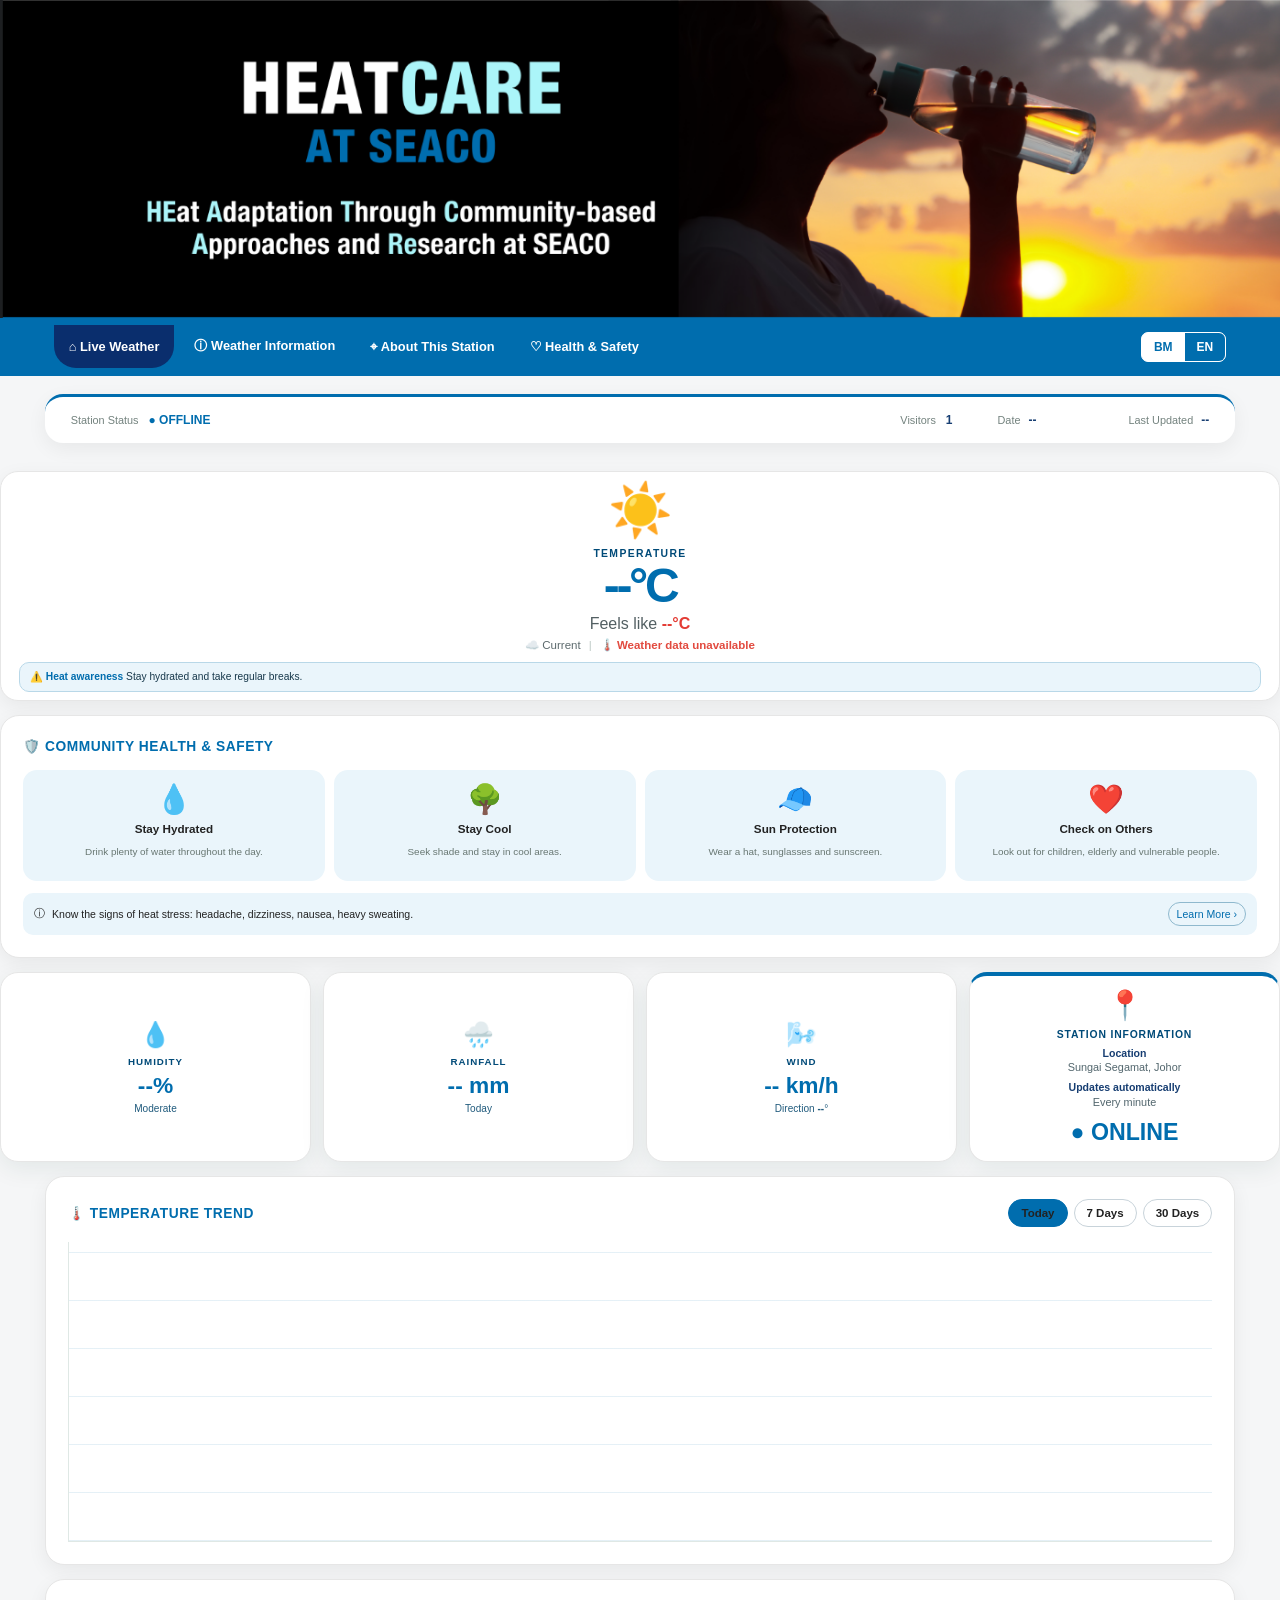
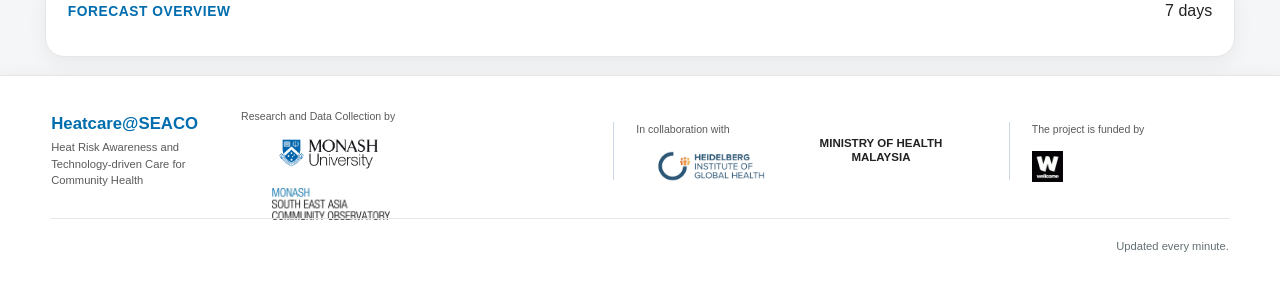
<file: index.html>
<!doctype html>
<html lang="en">
<head>
<meta charset="utf-8"><link rel="icon" type="image/png" sizes="64x64" href="favicon.png">
<link rel="apple-touch-icon" href="favicon.png">
<meta name="viewport" content="width=device-width,initial-scale=1">
<title>HEATCare Weather Station — Sungai Segamat</title>
<link rel="stylesheet" href="style.css">
</head>
<body>



<div class="approved-reference-header" aria-label="Heatcare@SEACO Merdeka 69 header"></div>

<section class="header-partner-strip" aria-label="Project partners">
  <div class="partner-research">
    <small data-t="researchBy">Research and Data Collection by</small>
    <div class="partner-research-logos">
      <img class="partner-monash" src="monash-university.png" alt="Monash University">
      <img class="partner-seaco" src="seaco.png" alt="Monash South East Asia Community Observatory (SEACO)">
    </div>
  </div>
  <div class="partner-divider" aria-hidden="true"></div>

  <div class="partner-funder">
    <small data-t="fundedShort">Funded by</small>
    <img src="wellcome.svg" alt="Wellcome Trust">
  </div>
  <div class="partner-divider" aria-hidden="true"></div>

  <div class="partner-collab">
    <small data-t="collabShort">In collaboration with</small>
    <img src="heidelberg.svg" alt="Heidelberg Institute of Global Health">
  </div>

  <div class="partner-kkm">
    <strong id="kkmName" data-t="kkmName">KEMENTERIAN KESIHATAN MALAYSIA</strong>
  </div>
</section>

<nav class="main-nav" aria-label="Main navigation">
  <a class="active" href="index.html">⌂ <span data-t="live">Cuaca Semasa</span></a>
  <a href="information.html">ⓘ <span data-t="info">Maklumat Cuaca</span></a>
  <a href="station.html">⌖ <span data-t="aboutStation">Tentang Stesen Ini</span></a>
  <a href="safety.html">♡ <span data-t="healthSafety">Kesihatan &amp; Keselamatan</span></a>
  <div class="nav-language" aria-label="Language selection">
    <button type="button" data-lang="ms">BM</button>
    <button type="button" data-lang="en">EN</button>
  </div>
</nav>
<main>
<section class="status-bar">
  <div>
    <span data-t="stationStatus">Station Status</span>
    <b class="online">● <span data-t="online">ONLINE</span></b>
  </div>
  <div class="visitor-stat">
    <span data-t="visitors">Visitors</span><b id="visitorCount">--</b>
  </div>
  <div class="datetime-group">
    <span data-t="dateLabel">Date</span><b id="currentDate">--</b>
    <span data-t="updated">Last Updated</span><b id="updatedTime">--</b>
  </div>
</section>

<section class="main-weather">
 <div class="current">
  <div class="weather-icon" id="conditionIcon">☀️</div>
  <div><span class="overline" data-t="temperature">TEMPERATURE</span><strong id="temperature">--°C</strong><p><span data-t="feels">Feels like</span> <b id="feelsLike">--°C</b></p></div>
  <div class="condition"><span>☁️ <span data-t="partly">Current</span></span><span class="divider">|</span><span>🌡️ <b id="condition">LOADING</b></span></div>
  <div class="heat-alert">⚠️ <b data-t="heatAlert">Heat awareness</b><span data-t="heatAlertText"> Stay hydrated and take regular breaks.</span></div>
 </div>
 <article class="panel safety" id="safety"><div class="panel-head"><h2>🛡️ <span data-t="communitySafety">COMMUNITY HEALTH & SAFETY</span></h2></div><div class="safety-grid">
  <div><i>💧</i><b data-t="hydrate">Stay Hydrated</b><p data-t="hydrateText">Drink plenty of water throughout the day.</p></div>
  <div><i>🌳</i><b data-t="cool">Stay Cool</b><p data-t="coolText">Seek shade and stay in cool areas.</p></div>
  <div><i>🧢</i><b data-t="sun">Sun Protection</b><p data-t="sunText">Wear a hat, sunglasses and sunscreen.</p></div>
  <div><i>❤️</i><b data-t="others">Check on Others</b><p data-t="othersText">Look out for children, elderly and vulnerable people.</p></div>
 </div><div class="info-strip">ⓘ <span data-t="signs">Know the signs of heat stress: headache, dizziness, nausea, heavy sweating.</span><a href="information.html" data-t="learn">Learn More ›</a></div></article>
 <div class="metric-mobile-group">
  <div class="metric-card"><span>💧</span><small data-t="humidity">HUMIDITY</small><strong id="humidity">--%</strong><em data-t="moderate">Moderate</em></div>
  <div class="metric-card"><span>🌧️</span><small data-t="rain">RAINFALL</small><strong id="rainfall">-- mm</strong><em data-t="today">Today</em></div>
  <div class="metric-card"><span>🌬️</span><small data-t="wind">WIND</small><strong id="wind">-- km/h</strong><em><span data-t="direction">Direction</span> <b id="windDirection">--</b>°</em></div>
  <div class="metric-card station-status-card station-info-card">
   <span>📍</span>
   <small data-t="stationInfo">STATION INFORMATION</small>
   <div class="station-info-lines">
    <p><b data-t="locationLabel">Location</b><br><span data-t="location">Sungai Segamat, Johor</span></p>
    <p><b data-t="refresh">Updates automatically</b><br><span data-t="everyFive">Every minute</span></p>
    <strong class="station-online" id="stationCardStatus">● <span data-t="online">ONLINE</span></strong>
   </div>
  </div>
 </div>
</section>

<section class="content-grid">
 <article class="panel chart-panel trend-card trend-single">
  <div class="panel-head trend-head">
    <h2>🌡️ <span data-t="trendTitle">TEMPERATURE TREND</span></h2>
    <div class="trend-tabs" role="tablist" aria-label="Temperature trend range">
      <button class="trend-tab active" type="button" data-range="24" data-t="trend24Short">Hari Ini</button>
      <button class="trend-tab" type="button" data-range="7" data-t="trend7Short">7 Hari</button>
      <button class="trend-tab" type="button" data-range="30" data-t="trend30Short">30 Hari</button>
    </div>
  </div>
  <div class="big-chart" id="trendChart"><div class="ylabels"></div><div class="area-line"></div><div class="xlabels"></div></div>
</article>


</section>

<section class="content-grid lower">
 <article class="panel forecast"><div class="panel-head"><h2 data-t="forecast">FORECAST OVERVIEW</h2><span data-t="sevenDays">7 days</span></div><div class="forecast-row" id="forecastRow"></div></article>
</section>
</main>

<footer class="site-footer">
  <div class="footer-brand">
    <b>Heatcare@SEACO</b>
    <span data-t="footerText">Heat Risk Awareness and Technology-driven Care for Community Health</span>
  </div>

  <div class="footer-partner research-footer">
    <small data-t="researchBy">Research and Data Collection by</small>
    <div class="footer-logo-row">
      <img class="user-logo footer-monash-university" src="monash-university.png" alt="Monash University">
      <img class="user-logo footer-seaco" src="seaco.png" alt="Monash South East Asia Community Observatory (SEACO)">
    </div>
  </div>
  <div class="footer-divider" aria-hidden="true"></div>

  <div class="footer-partner collaboration">
    <small data-t="collab">In collaboration with</small>
    <img class="user-logo footer-heidelberg" src="heidelberg.svg" alt="Heidelberg Institute of Global Health">
  </div>

  <div class="footer-partner kkm-footer">
    <strong class="footer-kkm" data-t="kkmName">MINISTRY OF HEALTH MALAYSIA</strong>
  </div>
  <div class="footer-divider" aria-hidden="true"></div>

  <div class="footer-partner funding">
    <small data-t="fundedBy">The project is funded by</small>
    <img class="user-logo footer-wellcome" src="wellcome.svg" alt="Wellcome Trust">
  </div>
  </div>

  <div class="footer-note">
    <span data-t="updatedEvery">Updated every minute.</span>
  </div>
</footer>
<script src="script.js"></script>
<script src="station_fallback.js"></script>
</body></html>
</file>
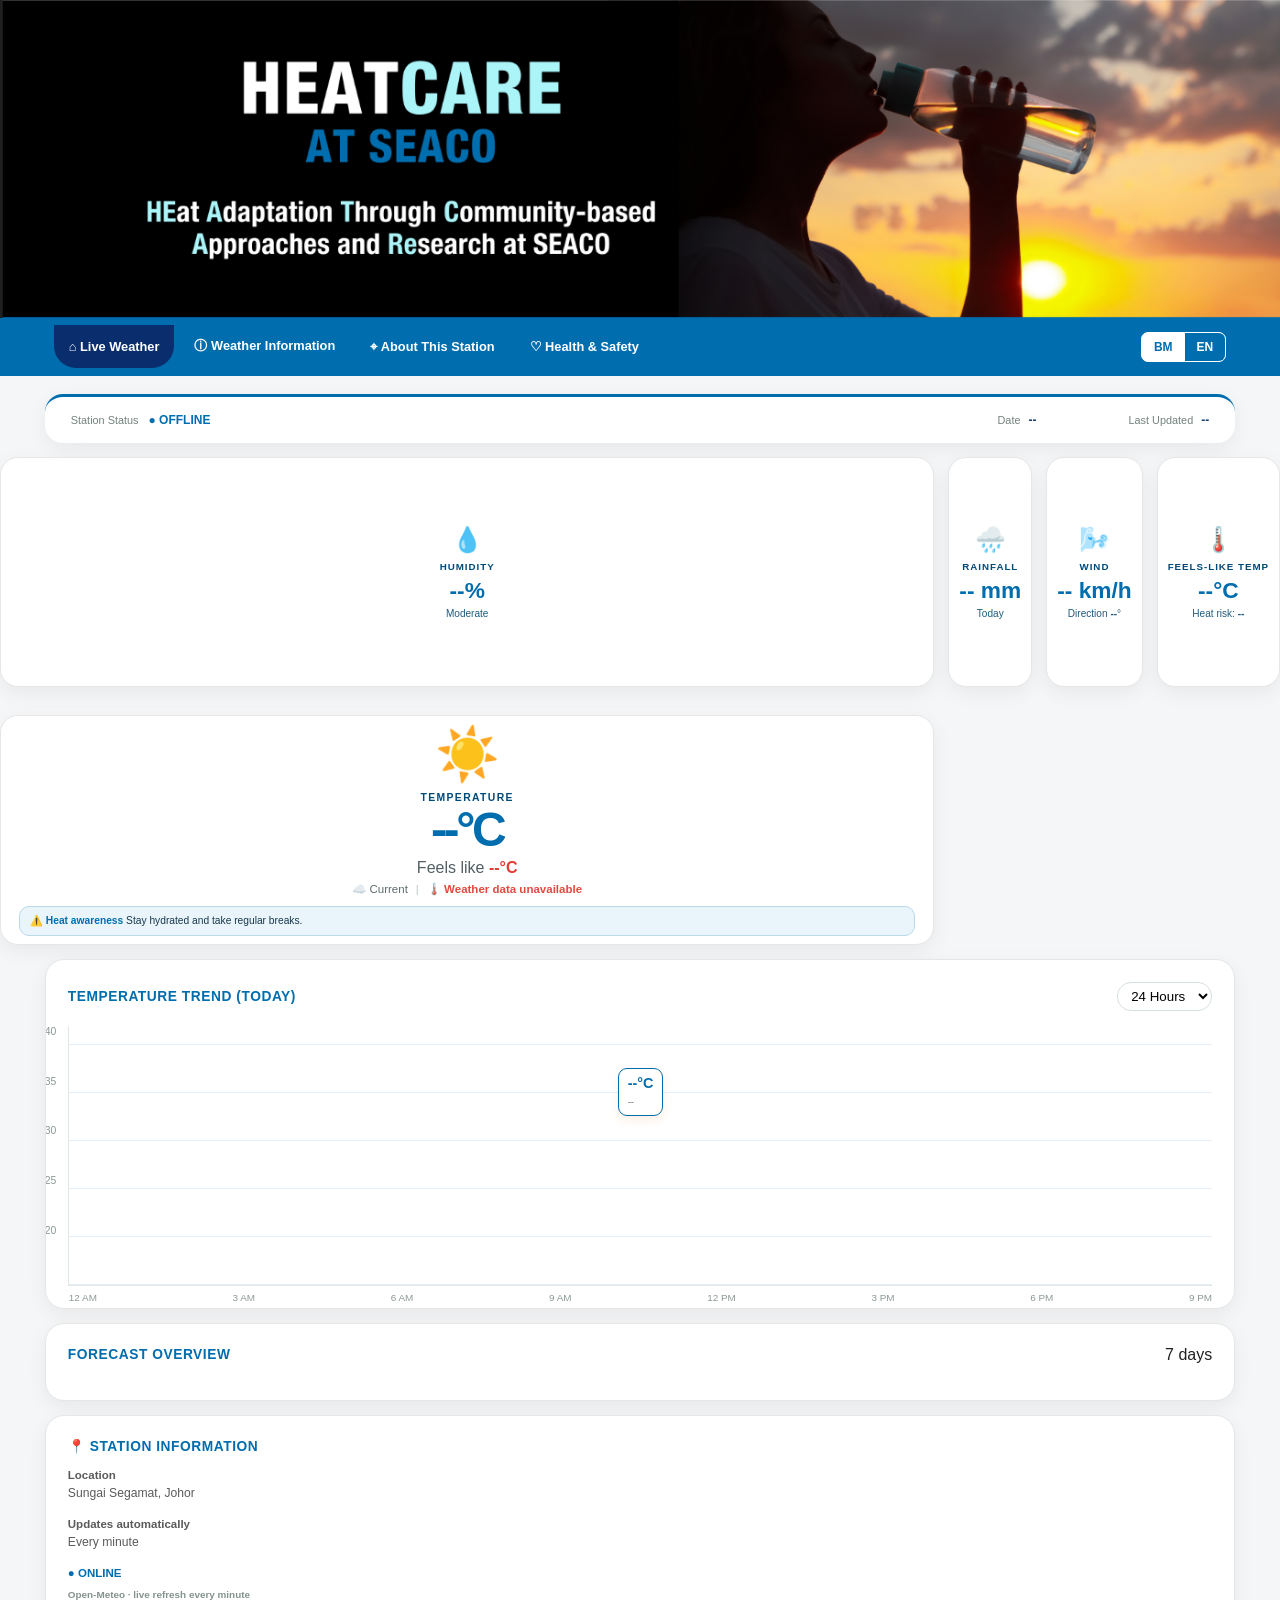
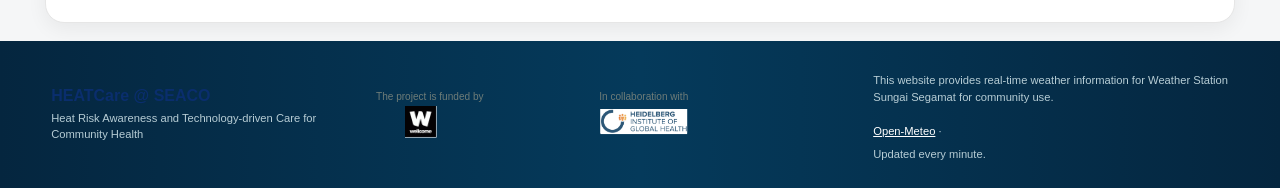
<file: index.bak.html>
<!doctype html>
<html lang="en">
<head>
<meta charset="utf-8"><meta name="viewport" content="width=device-width,initial-scale=1">
<title>HEATCare Weather Station — Sungai Segamat</title>
<link rel="stylesheet" href="style.css">
</head>
<body>



<div class="approved-reference-header" aria-label="HEATcare Merdeka 69 header"></div>

<section class="header-partner-strip" aria-label="Project partners">
  <div class="partner-funder">
    <small>Funded by</small>
    <img src="wellcome.svg" alt="Wellcome Trust">
  </div>
  <div class="partner-divider" aria-hidden="true"></div>

  <div class="partner-collab">
    <small>In collaboration with</small>
    <img src="heidelberg.svg" alt="Heidelberg Institute of Global Health">
  </div>

  <div class="partner-kkm">
    <strong id="kkmName" data-t="kkmName">KEMENTERIAN KESIHATAN MALAYSIA</strong>
  </div>
  <div class="partner-divider" aria-hidden="true"></div>

  <div class="partner-research">
    <small>Research and Data Collection by</small>
    <div class="partner-research-logos">
      <img class="partner-monash" src="monash-university.png" alt="Monash University">
      <img class="partner-seaco" src="seaco.png" alt="Monash South East Asia Community Observatory (SEACO)">
    </div>
  </div>
</section>

<nav class="main-nav" aria-label="Main navigation">
  <a class="active" href="index.html">⌂ <span data-t="live">Cuaca Semasa</span></a>
  <a href="information.html">ⓘ <span data-t="info">Maklumat Cuaca</span></a>
  <a href="information.html#station">⌖ <span data-t="aboutStation">Tentang Stesen Ini</span></a>
  <a href="information.html#safety">♡ <span data-t="healthSafety">Kesihatan &amp; Keselamatan</span></a>
  <div class="nav-language" aria-label="Language selection">
    <button type="button" data-lang="ms">BM</button>
    <button type="button" data-lang="en">EN</button>
  </div>
</nav>
<main>
<section class="status-bar">
  <div>
    <span data-t="stationStatus">Station Status</span>
    <b class="online">● <span data-t="online">ONLINE</span></b>
  </div>
  <div class="datetime-group">
    <span data-t="dateLabel">Date</span><b id="currentDate">--</b>
    <span data-t="updated">Last Updated</span><b id="updatedTime">--</b>
  </div>
</section>

<section class="main-weather">
 <div class="current">
  <div class="weather-icon" id="conditionIcon">☀️</div>
  <div><span class="overline" data-t="temperature">TEMPERATURE</span><strong id="temperature">--°C</strong><p><span data-t="feels">Feels like</span> <b id="feelsLike">--°C</b></p></div>
  <div class="condition"><span>☁️ <span data-t="partly">Current</span></span><span class="divider">|</span><span>🌡️ <b id="condition">LOADING</b></span></div>
  <div class="heat-alert">⚠️ <b data-t="heatAlert">Heat awareness</b><span data-t="heatAlertText"> Stay hydrated and take regular breaks.</span></div>
 </div>
 <div class="metric-card"><span>💧</span><small data-t="humidity">HUMIDITY</small><strong id="humidity">--%</strong><em data-t="moderate">Moderate</em></div>
 <div class="metric-card"><span>🌧️</span><small data-t="rain">RAINFALL</small><strong id="rainfall">-- mm</strong><em data-t="today">Today</em></div>
 <div class="metric-card"><span>🌬️</span><small data-t="wind">WIND</small><strong id="wind">-- km/h</strong><em><span data-t="direction">Direction</span> <b id="windDirection">--</b>°</em></div>
 <div class="metric-card heat-index"><span id="heatRiskIcon">🌡️</span><small data-t="heatIndex">FEELS-LIKE TEMP</small><strong id="heatIndex">--°C</strong><em><span data-t="heatRisk">Heat risk</span>: <b id="heatRiskValue">--</b></em></div>
</section>

<section class="content-grid">
 <article class="panel chart-panel"><div class="panel-head"><h2 data-t="trend">TEMPERATURE TREND (TODAY)</h2><select><option>24 Hours</option></select></div><div class="big-chart"><div class="ylabels"><span>40</span><span>35</span><span>30</span><span>25</span><span>20</span></div><div class="area-line"></div><div class="now-label"><b id="chartTemp">--°C</b><small id="chartTime">--</small></div><div class="xlabels"><span>12 AM</span><span>3 AM</span><span>6 AM</span><span>9 AM</span><span>12 PM</span><span>3 PM</span><span>6 PM</span><span>9 PM</span></div></div></article>

 <article class="panel safety" id="safety"><div class="panel-head"><h2>🛡️ <span data-t="communitySafety">COMMUNITY HEALTH & SAFETY</span></h2></div><div class="safety-grid">
  <div><i>💧</i><b data-t="hydrate">Stay Hydrated</b><p data-t="hydrateText">Drink plenty of water throughout the day.</p></div>
  <div><i>🌳</i><b data-t="cool">Stay Cool</b><p data-t="coolText">Seek shade and stay in cool areas.</p></div>
  <div><i>🧢</i><b data-t="sun">Sun Protection</b><p data-t="sunText">Wear a hat, sunglasses and sunscreen.</p></div>
  <div><i>❤️</i><b data-t="others">Check on Others</b><p data-t="othersText">Look out for children, elderly and vulnerable people.</p></div>
 </div><div class="info-strip">ⓘ <span data-t="signs">Know the signs of heat stress: headache, dizziness, nausea, heavy sweating.</span><a href="information.html" data-t="learn">Learn More ›</a></div></article>
</section>

<section class="content-grid lower">
 <article class="panel forecast"><div class="panel-head"><h2 data-t="forecast">FORECAST OVERVIEW</h2><span>7 days</span></div><div class="forecast-row" id="forecastRow"></div></article>
 <article class="panel station-card" id="station"><div class="panel-head"><h2>📍 <span data-t="stationInfo">STATION INFORMATION</span></h2></div><p><b data-t="locationLabel">Location</b><br>Sungai Segamat, Johor</p><p><b data-t="refresh">Updates automatically</b><br><span data-t="everyFive">Every minute</span></p><b class="online">● <span data-t="online">Online</span></b><small class="data-source">Open-Meteo · live refresh every minute</small></article>
</section>
</main>

<footer><div class="footer-brand"><b>HEATCare @ SEACO</b><span data-t="footerText">Heat Risk Awareness and Technology-driven Care for Community Health</span></div><div class="footer-partner funding"><small data-t="fundedBy">The project is funded by:</small><img class="user-logo footer-wellcome" src="wellcome.svg" alt="Wellcome"></div><div class="footer-partner collaboration"><small data-t="collab">In collaboration with:</small><div class="user-logos"><img class="user-logo footer-heidelberg" src="heidelberg.svg" alt="Heidelberg Institute of Global Health"></div></div><div class="footer-note"><span data-t="dataNote">This website provides real-time weather information for Weather Station Sungai Segamat for community use.</span><br><a href="https://open-meteo.com/" target="_blank" rel="noopener">Open-Meteo</a> · <span data-t="updatedEvery">Updated every minute.</span></div></footer>
<script src="script.js"></script>
</body></html>
</file>
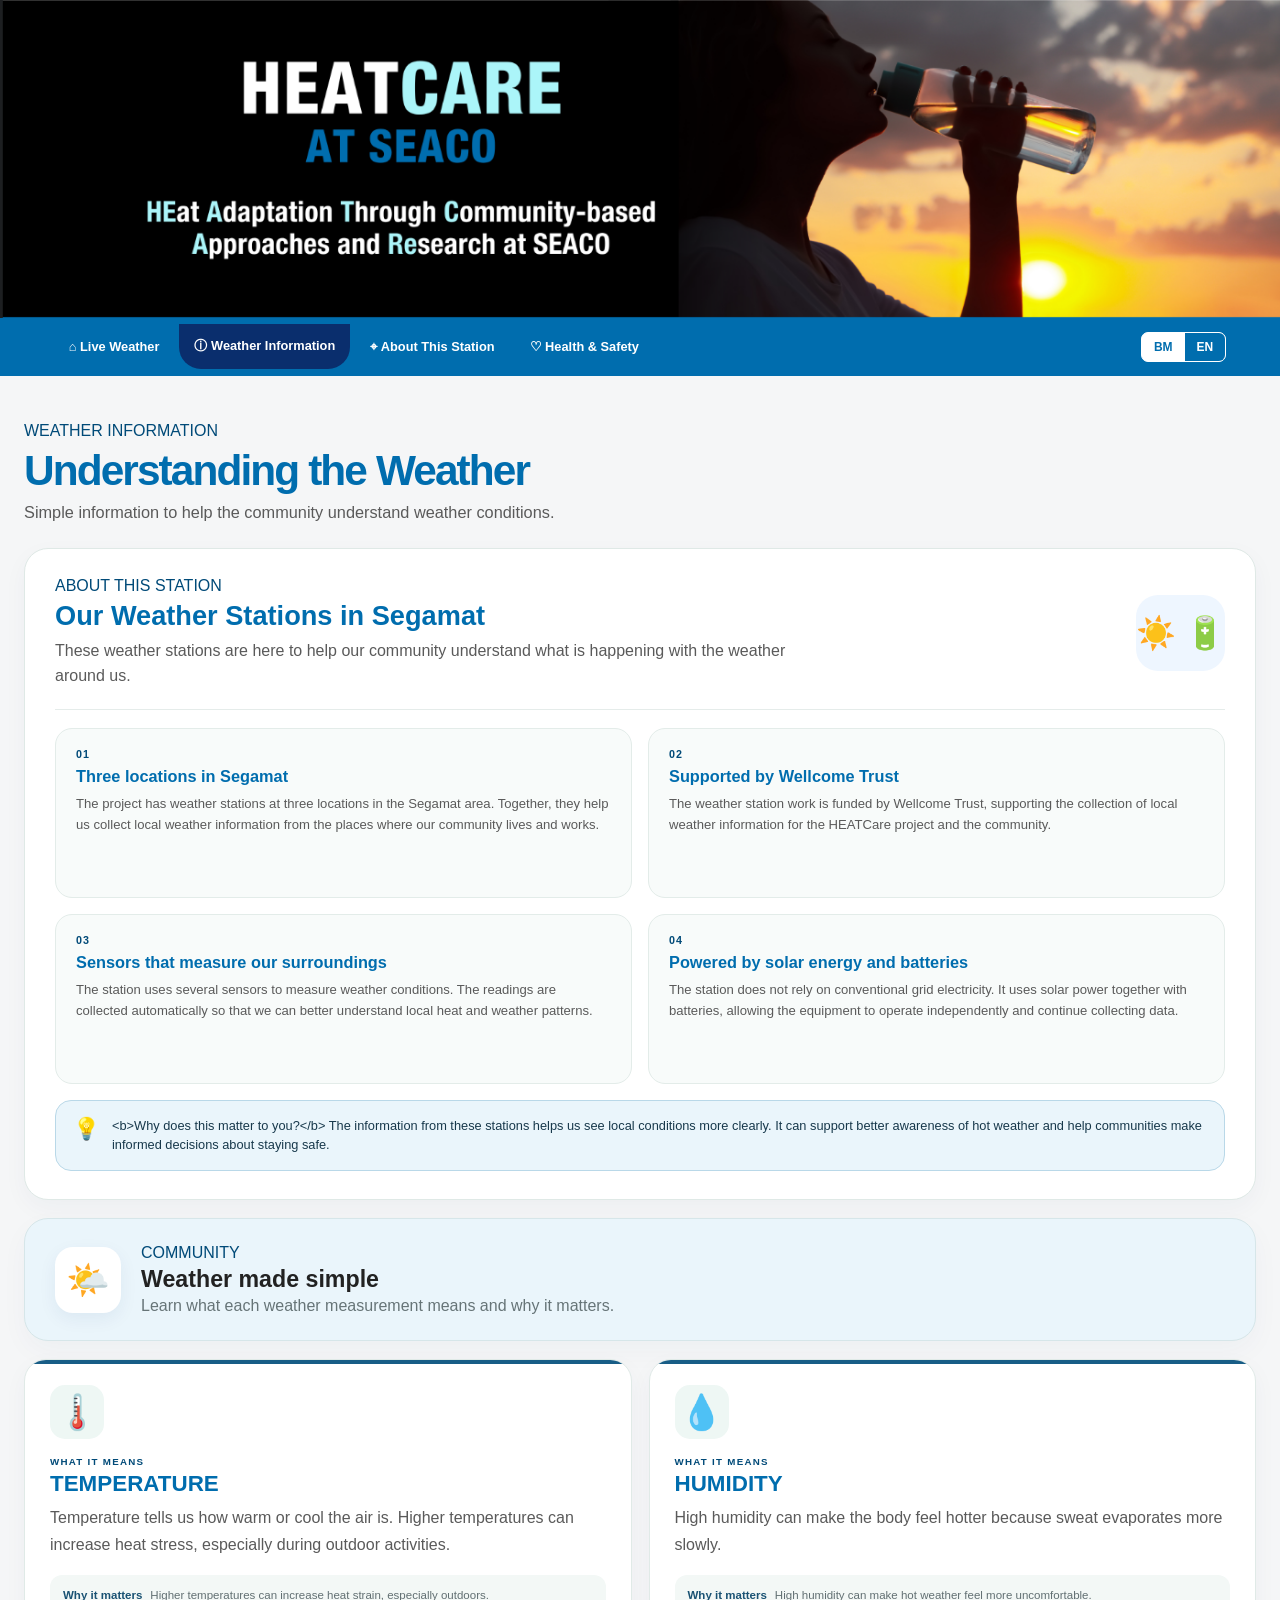
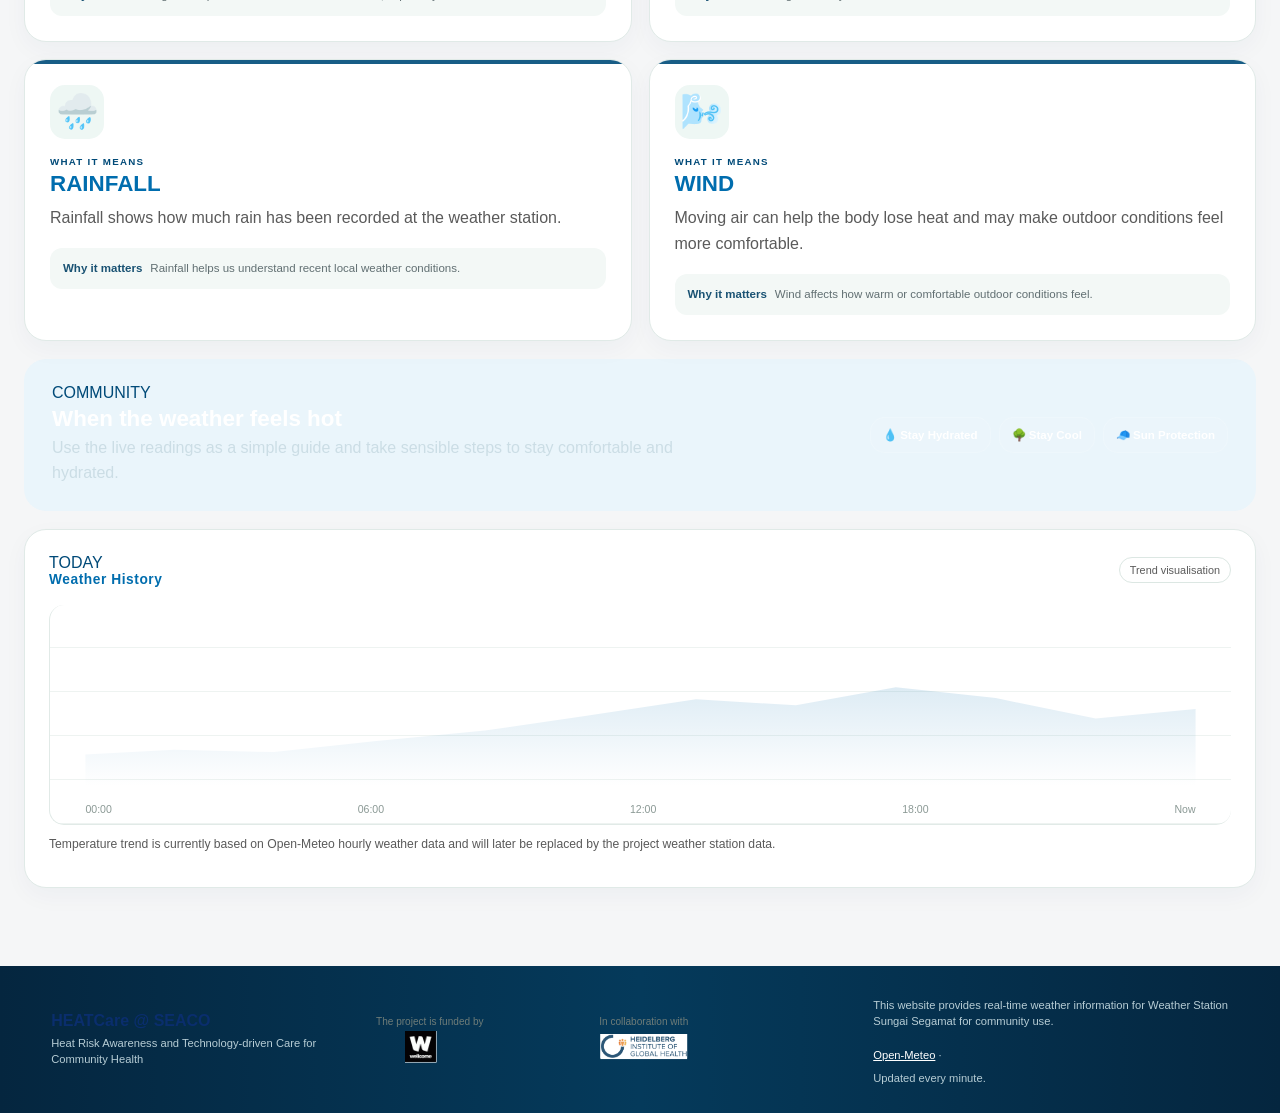
<file: information-allinone.bak.html>
<!doctype html>
<html lang="en">
<head>
<meta charset="utf-8"><meta name="viewport" content="width=device-width,initial-scale=1">
<title>Weather Information — HEATCare Weather Station</title>
<link rel="stylesheet" href="style.css">
</head>
<body>

<div class="approved-reference-header" aria-label="HEATcare Merdeka 69 header"></div>

<section class="header-partner-strip" aria-label="Project partners">
  <div class="partner-funder">
    <small data-t="fundedShort">Funded by</small>
    <img src="wellcome.svg" alt="Wellcome Trust">
  </div>
  <div class="partner-divider" aria-hidden="true"></div>

  <div class="partner-collab">
    <small data-t="collabShort">In collaboration with</small>
    <img src="heidelberg.svg" alt="Heidelberg Institute of Global Health">
  </div>

  <div class="partner-kkm">
    <strong id="kkmName" data-t="kkmName">MINISTRY OF HEALTH MALAYSIA</strong>
  </div>
  <div class="partner-divider" aria-hidden="true"></div>

  <div class="partner-research">
    <small>Research and Data Collection by</small>
    <div class="partner-research-logos">
      <img class="partner-monash" src="monash-university.png" alt="Monash University">
      <img class="partner-seaco" src="seaco.png" alt="Monash South East Asia Community Observatory (SEACO)">
    </div>
  </div>
</section>

<nav class="main-nav" aria-label="Main navigation">
  <a href="index.html">⌂ <span data-t="live">Live Weather</span></a>
  <a class="active" href="information.html">ⓘ <span data-t="info">Weather Information</span></a>
  <a href="information.html#station">⌖ <span data-t="aboutStation">About This Station</span></a>
  <a href="information.html#safety">♡ <span data-t="healthSafety">Health &amp; Safety</span></a>
  <div class="nav-language" aria-label="Language selection">
    <button type="button" data-lang="ms">BM</button>
    <button type="button" data-lang="en">EN</button>
  </div>
</nav>

<main class="info-main">
  <section class="info-hero">
    <div class="eyebrow" data-t="infoLabel">WEATHER INFORMATION</div>
    <h1 data-t="understand">Understanding the Weather</h1>
    <p data-t="intro">Simple information to help the community understand weather conditions.</p>
  </section>

  <section class="station-story" id="station">
    <div class="station-story-head">
      <div>
        <div class="eyebrow" data-t="stationLabel">ABOUT THIS STATION</div>
        <h2 data-t="stationTitle">Our Weather Stations in Segamat</h2>
        <p data-t="stationIntro">These weather stations are here to help our community understand what is happening with the weather around us.</p>
      </div>
      <div class="station-badge">☀️ 🔋</div>
    </div>
    <div class="station-story-grid">
      <article>
        <div class="station-number">01</div>
        <h3 data-t="stationLocationsTitle">Three locations in Segamat</h3>
        <p data-t="stationLocationsText">The project has weather stations at three locations in the Segamat area. Together, they help us collect local weather information from the places where our community lives and works.</p>
      </article>
      <article>
        <div class="station-number">02</div>
        <h3 data-t="stationFundingTitle">Supported by Wellcome Trust</h3>
        <p data-t="stationFundingText">The weather station work is funded by Wellcome Trust, supporting the collection of local weather information for the HEATCare project and the community.</p>
      </article>
      <article>
        <div class="station-number">03</div>
        <h3 data-t="stationSensorsTitle">Sensors that measure our surroundings</h3>
        <p data-t="stationSensorsText">The station uses several sensors to measure weather conditions. The readings are collected automatically so that we can better understand local heat and weather patterns.</p>
      </article>
      <article>
        <div class="station-number">04</div>
        <h3 data-t="stationPowerTitle">Powered by solar energy and batteries</h3>
        <p data-t="stationPowerText">The station does not rely on conventional grid electricity. It uses solar power together with batteries, allowing the equipment to operate independently and continue collecting data.</p>
      </article>
    </div>
    <div class="station-community-note">
      <span>💡</span>
      <p data-t="stationCommunityText"><b>Why does this matter to you?</b> The information from these stations helps us see local conditions more clearly. It can support better awareness of hot weather and help communities make informed decisions about staying safe.</p>
    </div>
  </section>

  <section class="info-banner">
    <div class="banner-icon">🌤️</div>
    <div>
      <div class="eyebrow" data-t="communityLabel">COMMUNITY</div>
      <h2 data-t="simpleTitle">Weather made simple</h2>
      <p data-t="simpleText">Learn what each weather measurement means and why it matters.</p>
    </div>
  </section>

  <section class="info-cards">
    <article class="info-card">
      <div class="info-icon temp">🌡️</div>
      <div class="info-card-tag" data-t="whatItMeans">WHAT IT MEANS</div>
      <h2 data-t="temperature">Temperature</h2>
      <p data-t="tempText">Temperature tells us how warm or cool the air is. Higher temperatures can increase heat stress, especially during outdoor activities.</p>
      <div class="why"><b data-t="whyMatters">Why it matters</b><span data-t="tempWhy">Higher temperatures can increase heat strain, especially outdoors.</span></div>
    </article>

    <article class="info-card">
      <div class="info-icon humidity">💧</div>
      <div class="info-card-tag" data-t="whatItMeans">WHAT IT MEANS</div>
      <h2 data-t="humidity">Humidity</h2>
      <p data-t="humidityText">High humidity can make the body feel hotter because sweat evaporates more slowly.</p>
      <div class="why"><b data-t="whyMatters">Why it matters</b><span data-t="humidityWhy">High humidity can make hot weather feel more uncomfortable.</span></div>
    </article>

    <article class="info-card">
      <div class="info-icon rain">🌧️</div>
      <div class="info-card-tag" data-t="whatItMeans">WHAT IT MEANS</div>
      <h2 data-t="rain">Rainfall</h2>
      <p data-t="rainText">Rainfall shows how much rain has been recorded at the weather station.</p>
      <div class="why"><b data-t="whyMatters">Why it matters</b><span data-t="rainWhy">Rainfall helps us understand recent local weather conditions.</span></div>
    </article>

    <article class="info-card">
      <div class="info-icon wind">🌬️</div>
      <div class="info-card-tag" data-t="whatItMeans">WHAT IT MEANS</div>
      <h2 data-t="wind">Wind Speed</h2>
      <p data-t="windText">Moving air can help the body lose heat and may make outdoor conditions feel more comfortable.</p>
      <div class="why"><b data-t="whyMatters">Why it matters</b><span data-t="windWhy">Wind affects how warm or comfortable outdoor conditions feel.</span></div>
    </article>
  </section>

  <section class="heat-guide" id="safety">
    <div>
      <div class="eyebrow" data-t="communityLabel">COMMUNITY</div>
      <h2 data-t="heatGuide">When the weather feels hot</h2>
      <p data-t="heatGuideText">Use the live readings as a simple guide and take sensible steps to stay comfortable and hydrated.</p>
    </div>
    <div class="guide-points">
      <span>💧 <b data-t="hydrate">Stay hydrated</b></span>
      <span>🌳 <b data-t="cool">Stay cool</b></span>
      <span>🧢 <b data-t="sun">Protect yourself from the sun</b></span>
    </div>
  </section>

  <section class="history-panel">
    <div class="panel-head">
      <div><div class="eyebrow" data-t="trendLabel">TODAY</div><h2 data-t="history">Weather History</h2></div>
      <span class="history-note" data-t="historyNote">Trend visualisation</span>
    </div>
    <div class="info-chart"><div class="info-chart-line"></div><div class="chart-labels"><span>00:00</span><span>06:00</span><span>12:00</span><span>18:00</span><span data-t="now">Now</span></div></div>
    <p class="muted" data-t="chartNote">Temperature trend is currently based on Open-Meteo hourly weather data and will later be replaced by the project weather station data.</p>
  </section>
</main>
<footer><div class="footer-brand"><b>HEATCare @ SEACO</b><span data-t="footerText">Heat Risk Awareness and Technology-driven Care for Community Health</span></div><div class="footer-partner funding"><small data-t="fundedBy">The project is funded by:</small><img class="user-logo footer-wellcome" src="wellcome.svg" alt="Wellcome"></div><div class="footer-partner collaboration"><small data-t="collab">In collaboration with:</small><div class="user-logos"><img class="user-logo footer-heidelberg" src="heidelberg.svg" alt="Heidelberg Institute of Global Health"></div></div><div class="footer-note"><span data-t="dataNote">This website provides real-time weather information for Weather Station Sungai Segamat for community use.</span><br><a href="https://open-meteo.com/" target="_blank" rel="noopener">Open-Meteo</a> · <span data-t="updatedEvery">Updated every 5 minutes.</span></div></footer>
<script src="script.js"></script>
</body>
</html>
</file>
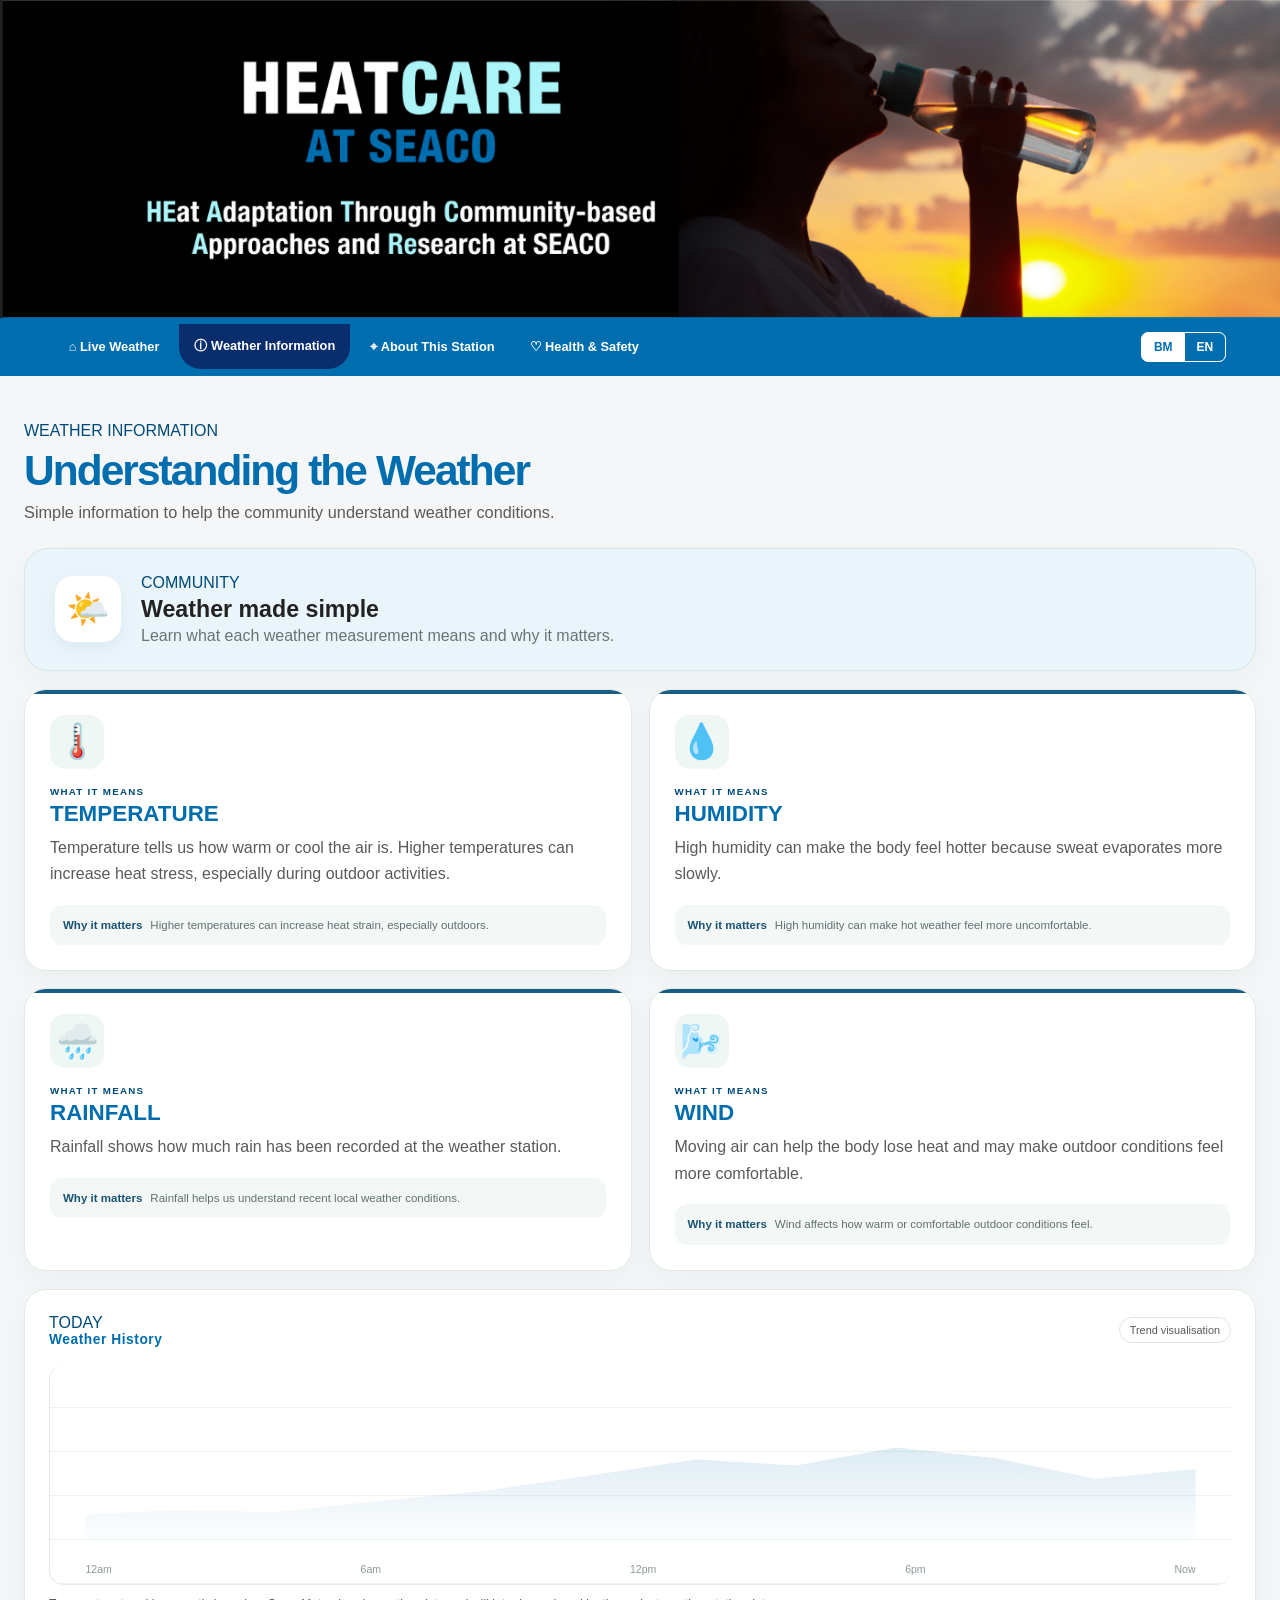
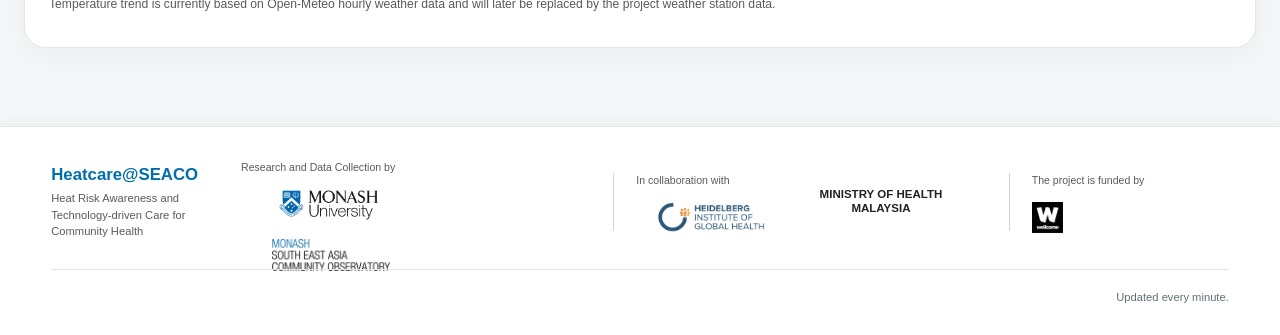
<file: information.html>
<!doctype html>
<html lang="en"><head><meta charset="utf-8"><link rel="icon" type="image/png" sizes="64x64" href="favicon.png">
<link rel="apple-touch-icon" href="favicon.png">
<meta name="viewport" content="width=device-width,initial-scale=1"><title>Weather Information — HEATCare Weather Station</title><link rel="stylesheet" href="style.css"></head><body>
<div aria-label="Heatcare@SEACO Merdeka 69 header" class="approved-reference-header"></div>
<section aria-label="Project partners" class="header-partner-strip">
<div class="partner-research">
<small data-t="researchBy">Research and Data Collection by</small>
<div class="partner-research-logos">
<img alt="Monash University" class="partner-monash" src="monash-university.png"/>
<img alt="Monash South East Asia Community Observatory (SEACO)" class="partner-seaco" src="seaco.png"/>
</div>
</div>
<div aria-hidden="true" class="partner-divider"></div>
<div class="partner-funder">
<small data-t="fundedShort">Funded by</small>
<img alt="Wellcome Trust" src="wellcome.svg"/>
</div>
<div aria-hidden="true" class="partner-divider"></div>
<div class="partner-collab">
<small data-t="collabShort">In collaboration with</small>
<img alt="Heidelberg Institute of Global Health" src="heidelberg.svg"/>
</div>
<div class="partner-kkm">
<strong data-t="kkmName" id="kkmName">MINISTRY OF HEALTH MALAYSIA</strong>
</div>
</section>
<nav aria-label="Main navigation" class="main-nav">
<a href="index.html">⌂ <span data-t="live">Live Weather</span></a>
<a class="active" href="information.html">ⓘ <span data-t="info">Weather Information</span></a>
<a href="station.html">⌖ <span data-t="aboutStation">About This Station</span></a>
<a href="safety.html">♡ <span data-t="healthSafety">Health &amp; Safety</span></a>
<div aria-label="Language selection" class="nav-language">
<button data-lang="ms" type="button">BM</button>
<button data-lang="en" type="button">EN</button>
</div>
</nav>
<main class="info-main"><section class="info-hero">
<div class="eyebrow" data-t="infoLabel">WEATHER INFORMATION</div>
<h1 data-t="understand">Understanding the Weather</h1>
<p data-t="intro">Simple information to help the community understand weather conditions.</p>
</section><section class="info-banner">
<div class="banner-icon">🌤️</div>
<div>
<div class="eyebrow" data-t="communityLabel">COMMUNITY</div>
<h2 data-t="simpleTitle">Weather made simple</h2>
<p data-t="simpleText">Learn what each weather measurement means and why it matters.</p>
</div>
</section><section class="info-cards">
<article class="info-card">
<div class="info-icon temp">🌡️</div>
<div class="info-card-tag" data-t="whatItMeans">WHAT IT MEANS</div>
<h2 data-t="temperature">Temperature</h2>
<p data-t="tempText">Temperature tells us how warm or cool the air is. Higher temperatures can increase heat stress, especially during outdoor activities.</p>
<div class="why"><b data-t="whyMatters">Why it matters</b><span data-t="tempWhy">Higher temperatures can increase heat strain, especially outdoors.</span></div>
</article>
<article class="info-card">
<div class="info-icon humidity">💧</div>
<div class="info-card-tag" data-t="whatItMeans">WHAT IT MEANS</div>
<h2 data-t="humidity">Humidity</h2>
<p data-t="humidityText">High humidity can make the body feel hotter because sweat evaporates more slowly.</p>
<div class="why"><b data-t="whyMatters">Why it matters</b><span data-t="humidityWhy">High humidity can make hot weather feel more uncomfortable.</span></div>
</article>
<article class="info-card">
<div class="info-icon rain">🌧️</div>
<div class="info-card-tag" data-t="whatItMeans">WHAT IT MEANS</div>
<h2 data-t="rain">Rainfall</h2>
<p data-t="rainText">Rainfall shows how much rain has been recorded at the weather station.</p>
<div class="why"><b data-t="whyMatters">Why it matters</b><span data-t="rainWhy">Rainfall helps us understand recent local weather conditions.</span></div>
</article>
<article class="info-card">
<div class="info-icon wind">🌬️</div>
<div class="info-card-tag" data-t="whatItMeans">WHAT IT MEANS</div>
<h2 data-t="wind">Wind Speed</h2>
<p data-t="windText">Moving air can help the body lose heat and may make outdoor conditions feel more comfortable.</p>
<div class="why"><b data-t="whyMatters">Why it matters</b><span data-t="windWhy">Wind affects how warm or comfortable outdoor conditions feel.</span></div>
</article>
</section><section class="history-panel">
<div class="panel-head">
<div><div class="eyebrow" data-t="trendLabel">TODAY</div><h2 data-t="history">Weather History</h2></div>
<span class="history-note" data-t="historyNote">Trend visualisation</span>
</div>
<div class="info-chart"><div class="info-chart-line"></div><div class="chart-labels"><span>12am</span><span>6am</span><span>12pm</span><span>6pm</span><span data-t="now">Now</span></div></div>
<p class="muted" data-t="chartNote">Temperature trend is currently based on Open-Meteo hourly weather data and will later be replaced by the project weather station data.</p>
</section></main>
<footer class="site-footer">
  <div class="footer-brand">
    <b>Heatcare@SEACO</b>
    <span data-t="footerText">Heat Risk Awareness and Technology-driven Care for Community Health</span>
  </div>

  <div class="footer-partner research-footer">
    <small data-t="researchBy">Research and Data Collection by</small>
    <div class="footer-logo-row">
      <img class="user-logo footer-monash-university" src="monash-university.png" alt="Monash University">
      <img class="user-logo footer-seaco" src="seaco.png" alt="Monash South East Asia Community Observatory (SEACO)">
    </div>
  </div>
  <div class="footer-divider" aria-hidden="true"></div>

  <div class="footer-partner collaboration">
    <small data-t="collab">In collaboration with</small>
    <img class="user-logo footer-heidelberg" src="heidelberg.svg" alt="Heidelberg Institute of Global Health">
  </div>

  <div class="footer-partner kkm-footer">
    <strong class="footer-kkm" data-t="kkmName">MINISTRY OF HEALTH MALAYSIA</strong>
  </div>
  <div class="footer-divider" aria-hidden="true"></div>

  <div class="footer-partner funding">
    <small data-t="fundedBy">The project is funded by</small>
    <img class="user-logo footer-wellcome" src="wellcome.svg" alt="Wellcome Trust">
  </div>
  </div>

  <div class="footer-note">
    <span data-t="updatedEvery">Updated every minute.</span>
  </div>
</footer>
<script src="script.js"></script>
</body></html>
</file>
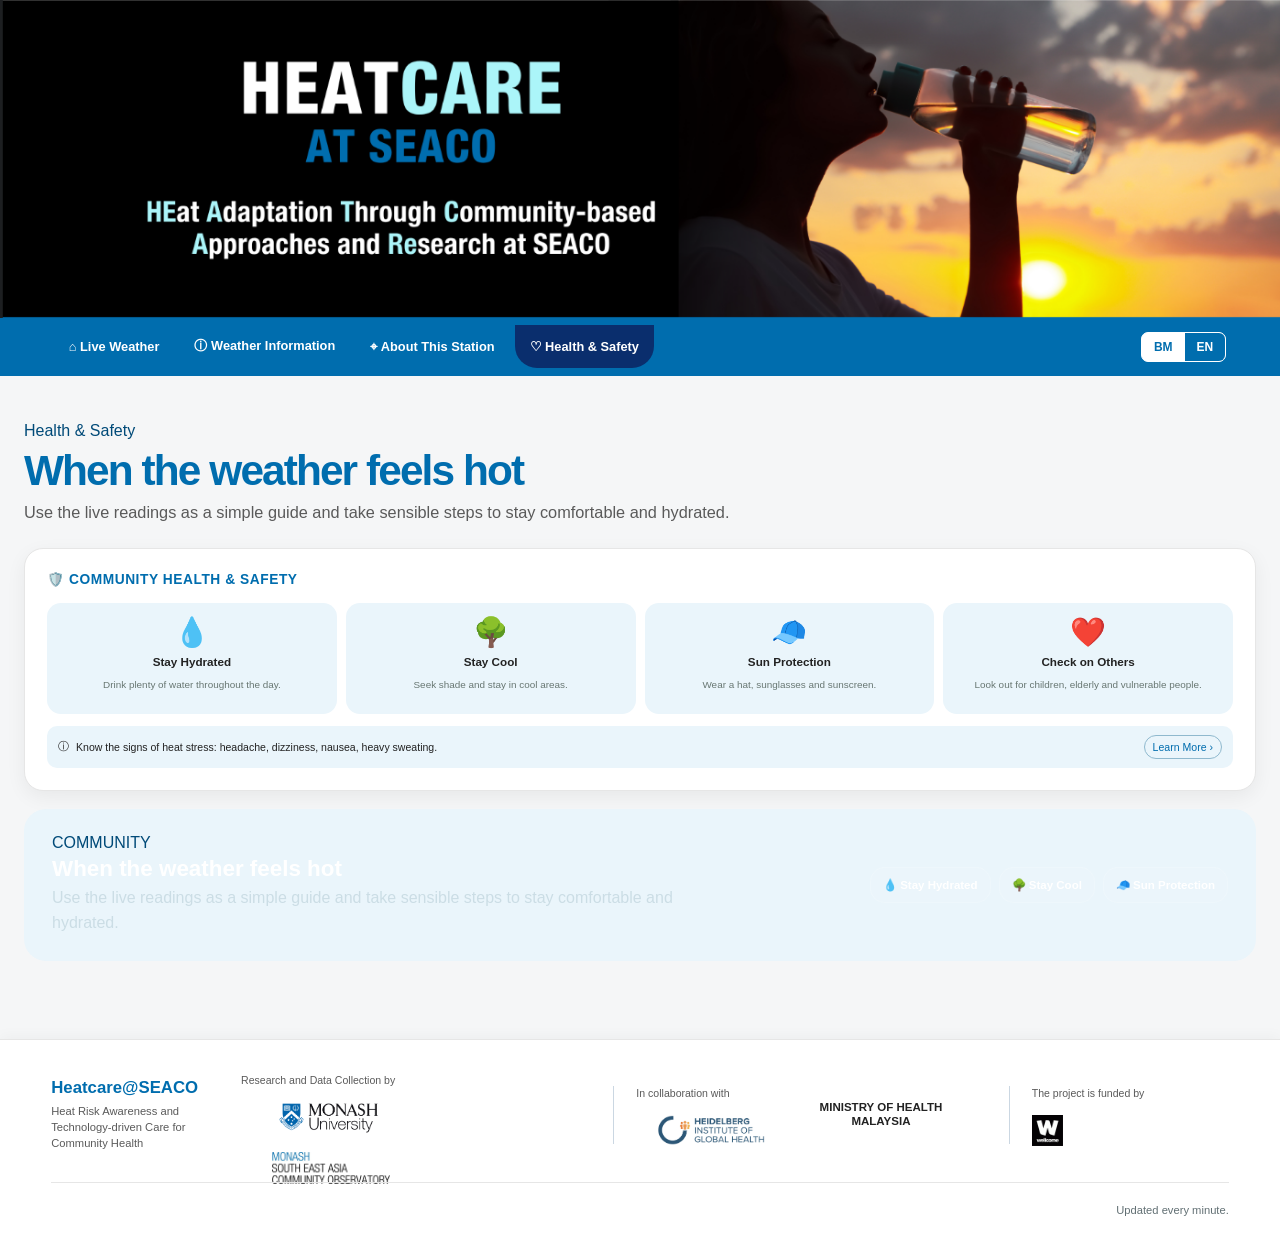
<file: safety.html>
<!doctype html>
<html lang="en"><head><meta charset="utf-8"><link rel="icon" type="image/png" sizes="64x64" href="favicon.png">
<link rel="apple-touch-icon" href="favicon.png">
<meta name="viewport" content="width=device-width,initial-scale=1"><title>Health & Safety — HEATCare Weather Station</title><link rel="stylesheet" href="style.css"></head><body>
<div aria-label="Heatcare@SEACO Merdeka 69 header" class="approved-reference-header"></div>
<section aria-label="Project partners" class="header-partner-strip">
<div class="partner-research">
<small data-t="researchBy">Research and Data Collection by</small>
<div class="partner-research-logos">
<img alt="Monash University" class="partner-monash" src="monash-university.png"/>
<img alt="Monash South East Asia Community Observatory (SEACO)" class="partner-seaco" src="seaco.png"/>
</div>
</div>
<div aria-hidden="true" class="partner-divider"></div>
<div class="partner-funder">
<small data-t="fundedShort">Funded by</small>
<img alt="Wellcome Trust" src="wellcome.svg"/>
</div>
<div aria-hidden="true" class="partner-divider"></div>
<div class="partner-collab">
<small data-t="collabShort">In collaboration with</small>
<img alt="Heidelberg Institute of Global Health" src="heidelberg.svg"/>
</div>
<div class="partner-kkm">
<strong data-t="kkmName" id="kkmName">MINISTRY OF HEALTH MALAYSIA</strong>
</div>
</section>
<nav aria-label="Main navigation" class="main-nav">
<a href="index.html">⌂ <span data-t="live">Live Weather</span></a>
<a href="information.html">ⓘ <span data-t="info">Weather Information</span></a>
<a href="station.html">⌖ <span data-t="aboutStation">About This Station</span></a>
<a class="active" href="safety.html">♡ <span data-t="healthSafety">Health &amp; Safety</span></a>
<div aria-label="Language selection" class="nav-language">
<button data-lang="ms" type="button">BM</button>
<button data-lang="en" type="button">EN</button>
</div>
</nav>
<main class="info-main"><section class="info-hero">
<div class="eyebrow" data-t="healthSafety">HEALTH &amp; SAFETY</div>
<h1 data-t="heatGuide">Understanding the Weather</h1>
<p data-t="heatGuideText">Simple information to help the community understand weather conditions.</p>
</section><article class="panel safety" id="safety"><div class="panel-head"><h2>🛡️ <span data-t="communitySafety">COMMUNITY HEALTH &amp; SAFETY</span></h2></div><div class="safety-grid">
<div><i>💧</i><b data-t="hydrate">Stay Hydrated</b><p data-t="hydrateText">Drink plenty of water throughout the day.</p></div>
<div><i>🌳</i><b data-t="cool">Stay Cool</b><p data-t="coolText">Seek shade and stay in cool areas.</p></div>
<div><i>🧢</i><b data-t="sun">Sun Protection</b><p data-t="sunText">Wear a hat, sunglasses and sunscreen.</p></div>
<div><i>❤️</i><b data-t="others">Check on Others</b><p data-t="othersText">Look out for children, elderly and vulnerable people.</p></div>
</div><div class="info-strip">ⓘ <span data-t="signs">Know the signs of heat stress: headache, dizziness, nausea, heavy sweating.</span><a data-t="learn" href="safety.html">Learn More ›</a></div></article><section class="heat-guide" id="heat-guide">
<div>
<div class="eyebrow" data-t="communityLabel">COMMUNITY</div>
<h2 data-t="heatGuide">When the weather feels hot</h2>
<p data-t="heatGuideText">Use the live readings as a simple guide and take sensible steps to stay comfortable and hydrated.</p>
</div>
<div class="guide-points">
<span>💧 <b data-t="hydrate">Stay hydrated</b></span>
<span>🌳 <b data-t="cool">Stay cool</b></span>
<span>🧢 <b data-t="sun">Protect yourself from the sun</b></span>
</div>
</section></main>
<footer class="site-footer">
  <div class="footer-brand">
    <b>Heatcare@SEACO</b>
    <span data-t="footerText">Heat Risk Awareness and Technology-driven Care for Community Health</span>
  </div>

  <div class="footer-partner research-footer">
    <small data-t="researchBy">Research and Data Collection by</small>
    <div class="footer-logo-row">
      <img class="user-logo footer-monash-university" src="monash-university.png" alt="Monash University">
      <img class="user-logo footer-seaco" src="seaco.png" alt="Monash South East Asia Community Observatory (SEACO)">
    </div>
  </div>
  <div class="footer-divider" aria-hidden="true"></div>

  <div class="footer-partner collaboration">
    <small data-t="collab">In collaboration with</small>
    <img class="user-logo footer-heidelberg" src="heidelberg.svg" alt="Heidelberg Institute of Global Health">
  </div>

  <div class="footer-partner kkm-footer">
    <strong class="footer-kkm" data-t="kkmName">MINISTRY OF HEALTH MALAYSIA</strong>
  </div>
  <div class="footer-divider" aria-hidden="true"></div>

  <div class="footer-partner funding">
    <small data-t="fundedBy">The project is funded by</small>
    <img class="user-logo footer-wellcome" src="wellcome.svg" alt="Wellcome Trust">
  </div>
  </div>

  <div class="footer-note">
    <span data-t="updatedEvery">Updated every minute.</span>
  </div>
</footer>
<script src="script.js"></script>
</body></html>
</file>
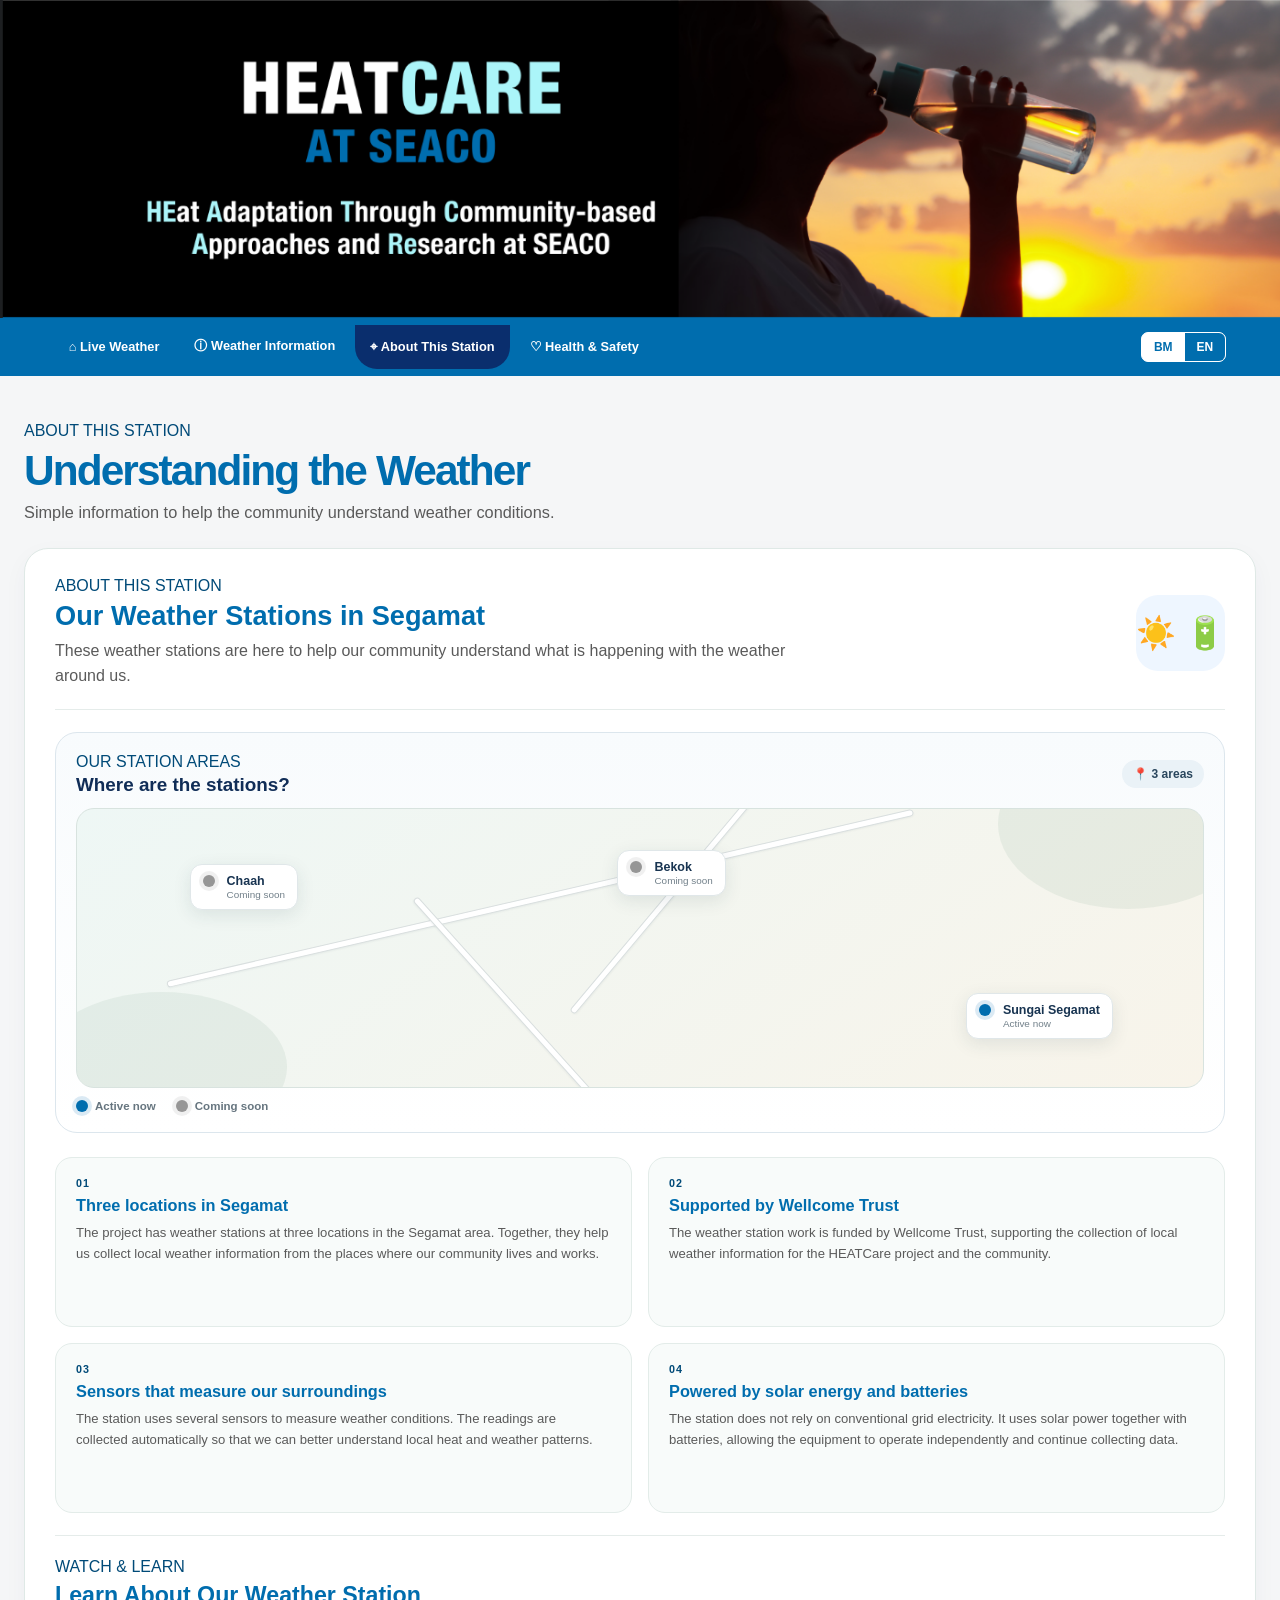
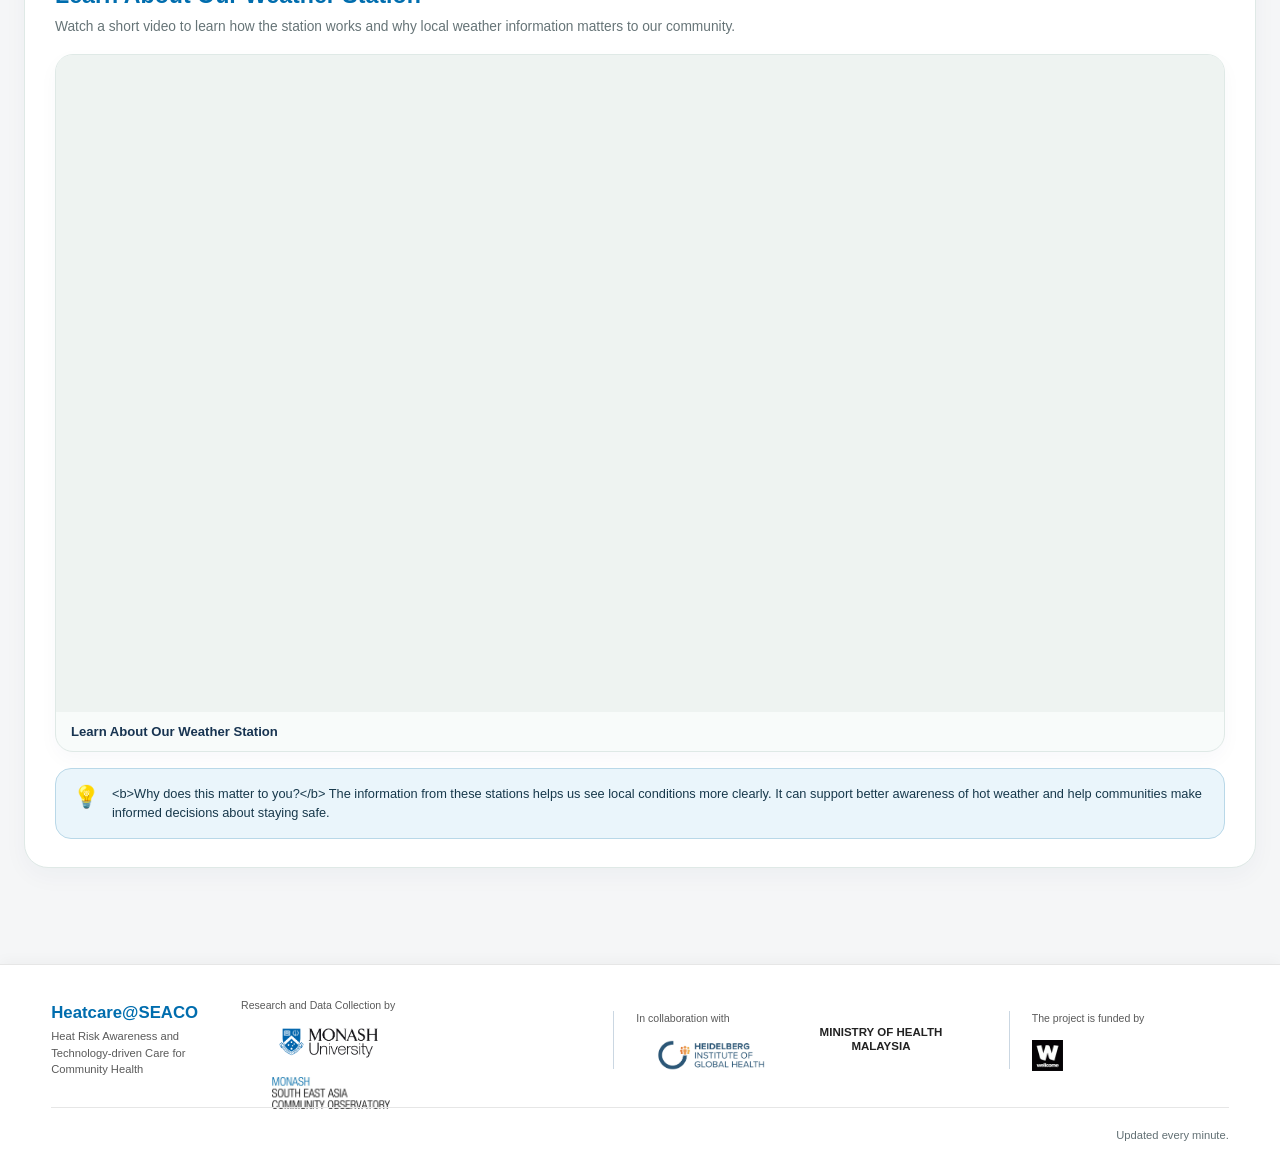
<file: station.html>
<!doctype html>
<html lang="en"><head><meta charset="utf-8"><link rel="icon" type="image/png" sizes="64x64" href="favicon.png">
<link rel="apple-touch-icon" href="favicon.png">
<meta name="viewport" content="width=device-width,initial-scale=1"><title>About This Station — HEATCare Weather Station</title><link rel="stylesheet" href="style.css"></head><body>
<div aria-label="Heatcare@SEACO Merdeka 69 header" class="approved-reference-header"></div>
<section aria-label="Project partners" class="header-partner-strip">
<div class="partner-research">
<small data-t="researchBy">Research and Data Collection by</small>
<div class="partner-research-logos">
<img alt="Monash University" class="partner-monash" src="monash-university.png"/>
<img alt="Monash South East Asia Community Observatory (SEACO)" class="partner-seaco" src="seaco.png"/>
</div>
</div>
<div aria-hidden="true" class="partner-divider"></div>
<div class="partner-funder">
<small data-t="fundedShort">Funded by</small>
<img alt="Wellcome Trust" src="wellcome.svg"/>
</div>
<div aria-hidden="true" class="partner-divider"></div>
<div class="partner-collab">
<small data-t="collabShort">In collaboration with</small>
<img alt="Heidelberg Institute of Global Health" src="heidelberg.svg"/>
</div>
<div class="partner-kkm">
<strong data-t="kkmName" id="kkmName">MINISTRY OF HEALTH MALAYSIA</strong>
</div>
</section>
<nav aria-label="Main navigation" class="main-nav">
<a href="index.html">⌂ <span data-t="live">Live Weather</span></a>
<a href="information.html">ⓘ <span data-t="info">Weather Information</span></a>
<a class="active" href="station.html">⌖ <span data-t="aboutStation">About This Station</span></a>
<a href="safety.html">♡ <span data-t="healthSafety">Health &amp; Safety</span></a>
<div aria-label="Language selection" class="nav-language">
<button data-lang="ms" type="button">BM</button>
<button data-lang="en" type="button">EN</button>
</div>
</nav>
<main class="info-main"><section class="info-hero">
<div class="eyebrow" data-t="stationLabel">ABOUT THIS STATION</div>
<h1 data-t="understand">About Our Weather Stations</h1>
<p data-t="intro">A simple look at where our stations are and how they help our community.</p>
</section><section class="station-story" id="station">
<div class="station-story-head">
<div>
<div class="eyebrow" data-t="stationLabel">ABOUT THIS STATION</div>
<h2 data-t="stationTitle">Our Weather Stations</h2>
<p data-t="stationIntro">We are building a small network of local weather stations to help communities understand heat and weather conditions around them.</p>
</div>
<div class="station-badge">☀️ 🔋</div>
</div>
<div class="station-map-card">
  <div class="station-map-head"><div><div class="eyebrow">OUR STATION AREAS</div><h3>Where are the stations?</h3></div><span>📍 3 areas</span></div>
  <div class="simple-map" role="img" aria-label="Schematic map showing Chaah, Bekok and Sungai Segamat">
    <div class="map-road road-a"></div><div class="map-road road-b"></div><div class="map-road road-c"></div>
    <div class="map-label label-chaah"><span class="map-dot coming"></span><b>Chaah</b><small>Coming soon</small></div>
    <div class="map-label label-bekok"><span class="map-dot coming"></span><b>Bekok</b><small>Coming soon</small></div>
    <div class="map-label label-segamat"><span class="map-dot active"></span><b>Sungai Segamat</b><small>Active now</small></div>
  </div>
  <div class="map-legend"><span><i class="legend-dot active"></i> Active now</span><span><i class="legend-dot coming"></i> Coming soon</span></div>
</div>
<div class="station-story-grid">
<article>
<div class="station-number">01</div>
<h3 data-t="stationLocationsTitle">Three locations in the area</h3>
<p data-t="stationLocationsText">The network covers three main areas: Sungai Segamat, Bekok and Chaah. At the moment, only Sungai Segamat is active. The other locations will be added as the stations come online.</p>
</article>
<article>
<div class="station-number">02</div>
<h3 data-t="stationFundingTitle">Supported by Wellcome Trust</h3>
<p data-t="stationFundingText">The weather station work is funded by Wellcome Trust, supporting the collection of local weather information for the HEATCare project and the community.</p>
</article>
<article>
<div class="station-number">03</div>
<h3 data-t="stationSensorsTitle">Sensors that measure our surroundings</h3>
<p data-t="stationSensorsText">The station uses several sensors to measure weather conditions. The readings are collected automatically so that we can better understand local heat and weather patterns.</p>
</article>
<article>
<div class="station-number">04</div>
<h3 data-t="stationPowerTitle">Powered by solar energy and batteries</h3>
<p data-t="stationPowerText">The station does not rely on conventional grid electricity. It uses solar power together with batteries, allowing the equipment to operate independently and continue collecting data.</p>
</article>
</div>
<section class="station-video-section">
  <div class="eyebrow" data-t="videoLabel">WATCH &amp; LEARN</div>
  <h2 data-t="videoTitle">Learn About Our Weather Station</h2>
  <p data-t="videoIntro">Watch a short video to learn how the station works and why local weather information matters to our community.</p>
  <div class="station-video-card" data-video-lang="en">
    <div class="video-frame"><iframe src="https://drive.google.com/file/d/1kAN4uCkr0fpLUViptoXvKKakNqnQm5jq/preview" title="Learn About Our Weather Station" allow="autoplay" loading="lazy"></iframe></div>
    <div class="video-caption" data-t="videoEnglish">Learn About Our Weather Station</div>
  </div>
  <div class="station-video-card" data-video-lang="ms">
    <div class="video-frame"><iframe src="https://drive.google.com/file/d/12pb8Jm3VZR5jSB-9JxedXlIRFIabTE-D/preview" title="Kenali Stesen Cuaca Kami" allow="autoplay" loading="lazy"></iframe></div>
    <div class="video-caption" data-t="videoMalay">Kenali Stesen Cuaca Kami</div>
  </div>
</section>
<div class="station-community-note">
<span>💡</span>
<p data-t="stationCommunityText"><b>Why does this matter to you?</b> The information from these stations helps us see local conditions more clearly. It can support better awareness of hot weather and help communities make informed decisions about staying safe.</p>
</div>
</section></main>
<footer class="site-footer">
  <div class="footer-brand">
    <b>Heatcare@SEACO</b>
    <span data-t="footerText">Heat Risk Awareness and Technology-driven Care for Community Health</span>
  </div>

  <div class="footer-partner research-footer">
    <small data-t="researchBy">Research and Data Collection by</small>
    <div class="footer-logo-row">
      <img class="user-logo footer-monash-university" src="monash-university.png" alt="Monash University">
      <img class="user-logo footer-seaco" src="seaco.png" alt="Monash South East Asia Community Observatory (SEACO)">
    </div>
  </div>
  <div class="footer-divider" aria-hidden="true"></div>

  <div class="footer-partner collaboration">
    <small data-t="collab">In collaboration with</small>
    <img class="user-logo footer-heidelberg" src="heidelberg.svg" alt="Heidelberg Institute of Global Health">
  </div>

  <div class="footer-partner kkm-footer">
    <strong class="footer-kkm" data-t="kkmName">MINISTRY OF HEALTH MALAYSIA</strong>
  </div>
  <div class="footer-divider" aria-hidden="true"></div>

  <div class="footer-partner funding">
    <small data-t="fundedBy">The project is funded by</small>
    <img class="user-logo footer-wellcome" src="wellcome.svg" alt="Wellcome Trust">
  </div>
  </div>

  <div class="footer-note">
    <span data-t="updatedEvery">Updated every minute.</span>
  </div>
</footer>
<script src="script.js"></script>
</body></html>
</file>
<file: style.css>
*{box-sizing:border-box}body{margin:0;font-family:"Helvetica Neue","Arial Narrow","Roboto",Arial,sans-serif;background:#f4f8f7;color:#102724}.site-header{min-height:112px;display:flex;align-items:center;justify-content:space-between;gap:22px;padding:14px 3.5%;background:linear-gradient(110deg,#fff 45%,#eef7f3);border-bottom:1px solid #dfe9e5}.brand-area{display:flex;align-items:center;gap:13px;min-width:350px}.logo{width:102px;height:86px;object-fit:contain}.station-title{display:flex;flex-direction:column;gap:7px}.station-title b{font-size:1.7rem}.station-title span{font-size:.92rem;color:#526369;font-weight:650}.live-badge{background:#e5f5f6;color:#135779;border-radius:18px;padding:7px 11px;font-size:.72rem;font-weight:800}.live-badge i{display:inline-block;width:7px;height:7px;background:#1f8ca9;border-radius:50%;margin-right:5px}.header-centre{display:flex;flex-direction:column;text-align:center;max-width:300px}.header-centre b{font-size:1rem;color:#154e6f}.header-centre span{font-size:.72rem;color:#74837f;margin-top:5px;line-height:1.4}.sponsor-area{display:flex;align-items:center;gap:18px}.sponsor-area>div>small,footer small{display:block;font-size:.63rem;color:#6e7c78;margin-bottom:4px}.sponsor-area img{max-width:88px;max-height:30px;object-fit:contain}.mini-logos{display:flex;align-items:center;gap:9px}.mini-logos img{max-width:88px!important;max-height:30px!important}.lang{white-space:nowrap}.lang button{border:1px solid #cbd9d5;background:#fff;border-radius:20px;padding:8px 11px;margin-left:3px;cursor:pointer}.lang button.active{background:#0a2e6d;color:#fff}.main-nav{display:flex;gap:6px;background:#043451;padding:8px 3.5%}.main-nav a{color:#e9f5f1;text-decoration:none;padding:11px 15px;border-radius:10px;font-size:.82rem;font-weight:700}.main-nav a.active{background:#054f78}.status-bar{background:#fff;border-radius:14px;box-shadow:0 5px 20px #0a2e6d0d;display:flex;justify-content:flex-end;gap:45px;padding:13px 20px;margin-bottom:14px}.status-bar div{display:flex;gap:10px;align-items:center}.status-bar span{font-size:.68rem;color:#73827e}.status-bar b{font-size:.75rem}.online{color:#006dae}.main-weather{display:grid;grid-template-columns:2.25fr repeat(4,1fr);gap:10px}.current,.metric-card{background:#fff;border:1px solid #e1ebe7;border-radius:20px;box-shadow:0 7px 22px #0a2e6d0d}.current{padding:25px 25px 18px;display:grid;grid-template-columns:auto 1fr;gap:8px 18px;align-items:center}.weather-icon{font-size:4.2rem;grid-row:span 2}.overline{font-size:.65rem;letter-spacing:.13em;color:#225c7d;font-weight:800}.current strong{display:block;font-size:4rem;letter-spacing:-.07em;line-height:1}.current p{margin:5px 0 0;color:#536063}.current p b{color:#e33c35}.condition{grid-column:2;display:flex;gap:10px;font-size:.77rem;color:#5c6a6d}.condition b{color:#e24a3f}.divider{color:#bdc9c5}.heat-alert{grid-column:1/-1;background:#fff4dc;border:1px solid #f1dfb5;border-radius:10px;padding:9px 11px;font-size:.7rem;color:#775616;margin-top:3px}.metric-card{padding:18px 15px;display:flex;flex-direction:column;justify-content:center;min-height:185px}.metric-card>span{font-size:1.8rem}.metric-card small{font-size:.65rem;letter-spacing:.1em;font-weight:800;color:#657175;margin-top:9px}.metric-card strong{font-size:1.65rem;margin-top:7px}.metric-card em{font-style:normal;font-size:.68rem;color:#215b7d;margin-top:4px}.heat-index strong{color:#d55b2b}.content-grid{display:grid;grid-template-columns:1.2fr 1fr;gap:14px;margin-top:14px}.panel{background:#fff;border:1px solid #e0eae7;border-radius:19px;padding:18px;box-shadow:0 7px 22px #0a2e6d0d}.panel-head{display:flex;justify-content:space-between;align-items:center}.panel-head h2{font-size:.86rem;margin:0;letter-spacing:.04em}.panel-head select{border:1px solid #d5e1dd;border-radius:14px;padding:5px 9px;background:#fff}.big-chart{height:260px;position:relative;margin-top:15px;border-left:1px solid #dfe8e5;border-bottom:1px solid #dfe8e5;background:repeating-linear-gradient(0deg,#eef3f1 0,#eef3f1 1px,transparent 1px,transparent 48px)}.ylabels{position:absolute;left:-24px;top:0;height:210px;display:flex;flex-direction:column;justify-content:space-between;color:#8a9894;font-size:.65rem}.xlabels{position:absolute;left:0;right:0;bottom:-18px;display:flex;justify-content:space-between;color:#8a9894;font-size:.62rem}.area-line{position:absolute;left:4%;right:3%;top:54px;height:150px;background:linear-gradient(180deg,#f7a43d30,transparent);clip-path:polygon(0 72%,4% 76%,10% 78%,18% 78%,25% 68%,32% 53%,40% 40%,48% 28%,56% 18%,64% 21%,72% 14%,80% 30%,88% 44%,96% 52%,100% 55%,100% 100%,0 100%);border-bottom:3px solid #006DAE}.now-label{position:absolute;left:48%;top:42px;background:#fff;border:1px solid #f28d2b;border-radius:9px;padding:6px 9px;color:#e87918;box-shadow:0 4px 10px #e8791820}.now-label b{display:block;font-size:.9rem}.now-label small{font-size:.6rem;color:#667}.safety{background:#fff}.safety h2{color:#125778}.safety-grid{display:grid;grid-template-columns:repeat(4,1fr);gap:9px;margin-top:16px}.safety-grid>div{padding:12px 9px;border-radius:14px;text-align:center}.safety-grid>div:nth-child(1){background:#eaf3fb}.safety-grid>div:nth-child(2){background:#eaf3fb}.safety-grid>div:nth-child(3){background:#eaf3fb}.safety-grid>div:nth-child(4){background:#eaf3fb}.safety-grid i{font-style:normal;font-size:1.8rem;display:block}.safety-grid b{display:block;font-size:.73rem;margin-top:6px}.safety-grid p{font-size:.62rem;line-height:1.45;color:#687772}.info-strip{margin-top:12px;padding:9px 11px;background:#eaf3fb;border-radius:10px;font-size:.66rem;color:#405862;display:flex;gap:7px;align-items:center}.info-strip a{margin-left:auto;color:#145277;border:1px solid #89b4c5;border-radius:14px;padding:5px 8px;text-decoration:none}.lower{grid-template-columns:2fr 1fr}.forecast-row{display:grid;grid-template-columns:repeat(5,1fr);margin-top:14px}.forecast-day{text-align:center;border-left:1px solid #e4ece9;padding:6px}.forecast-day:first-child{border:0}.forecast-day span{display:block;font-size:1.8rem;margin:8px 0}.forecast-day strong{display:block;font-size:.8rem}.forecast-day small{font-size:.62rem;color:#74827e}.today{background:#eaf3fb;border-radius:12px}.station-card p{font-size:.76rem;line-height:1.5;color:#667376}.station-card b{font-size:.72rem}footer{margin-top:18px;background:#043451;color:#e8f4f1;padding:22px 4%;display:grid;grid-template-columns:1.2fr .8fr 1fr 1.4fr;gap:20px;align-items:center;font-size:.7rem}footer b{display:block;font-size:.82rem}footer span{display:block;color:#b7cdd5;margin-top:5px;line-height:1.45}footer img{max-width:90px;max-height:32px;object-fit:contain}.footer-note{color:#b7cdd5;line-height:1.6}.footer-note a{color:#fff}@media(max-width:1050px){.site-header{flex-wrap:wrap}.header-centre{order:3;width:100%;max-width:none}.sponsor-area{margin-left:auto}.main-weather{grid-template-columns:1.8fr repeat(2,1fr)}.content-grid{grid-template-columns:1fr}.lower{grid-template-columns:1fr}}@media(max-width:700px){.site-header{align-items:flex-start}.brand-area{min-width:0}.logo{width:82px;height:72px}.station-title b{font-size:1.3rem}.sponsor-area{width:100%;justify-content:space-between}.main-weather{grid-template-columns:1fr 1fr}.current{grid-column:1/-1}.safety-grid{grid-template-columns:1fr 1fr}.forecast-row{overflow-x:auto}.forecast-day{min-width:105px}footer{grid-template-columns:1fr 1fr}.status-bar{justify-content:space-between;gap:10px}.main-nav{overflow-x:auto;white-space:nowrap}}@media(max-width:450px){.main-weather{grid-template-columns:1fr}.current{grid-column:auto}.current strong{font-size:3.3rem}.header-centre{display:none}.lang button{padding:7px 8px}.safety-grid{grid-template-columns:1fr 1fr}footer{grid-template-columns:1fr}}

html,body{width:100%;max-width:100%;overflow-x:hidden}
main,.site-header,.main-nav,footer{max-width:100%;min-width:0}
.main-weather,.content-grid,.lower{min-width:0}
.main-weather>*,.content-grid>*{min-width:0}
.partner-block{display:flex;flex-direction:column;align-items:flex-start;gap:4px}
.partner-name{font-size:.88rem;font-weight:800;letter-spacing:.01em;color:#142f3e}
.partner-name.wellcome{font-size:1.05rem;color:#222}
.partner-names{display:flex;align-items:center;gap:10px}
.partner-names span{font-weight:800;font-size:.76rem;color:#223e4d;white-space:nowrap}
.footer-partner .partner-name{display:block;margin-top:4px}
footer .partner-names{margin-top:4px}
.current{overflow:hidden}
.condition{min-width:0;flex-wrap:wrap}
.condition b{white-space:nowrap}
.chart-panel{min-width:0;overflow:hidden}
.big-chart{min-width:0}
@media(max-width:1200px){
 .header-centre{display:none}
 .sponsor-area{margin-left:auto}
 .main-weather{grid-template-columns:2fr repeat(2,1fr)}
 .metric-card:nth-child(4),.metric-card:nth-child(5){min-height:150px}
}
@media(max-width:760px){
 .sponsor-area{width:100%;margin-left:0}
 .main-weather{grid-template-columns:1fr 1fr}
 .current{grid-column:1/-1}
 .content-grid,.lower{grid-template-columns:1fr}
 footer{grid-template-columns:1fr 1fr}
}
@media(max-width:480px){
 .main-weather{grid-template-columns:1fr}
 .current{grid-column:auto}
 .sponsor-area{gap:8px}
 .partner-names span{font-size:.68rem}
 footer{grid-template-columns:1fr}
}

/* V7: supplied partner artwork is used directly; no logo artwork is modified. */
.sponsor-area{align-items:center}
.partner-block{min-width:max-content}
.user-logos{display:flex;align-items:center;gap:10px}
.user-logo{display:block;object-fit:contain}
.wellcome-logo{width:90px;height:42px}
.heidelberg-logo{width:120px;height:42px}
.monash-logo{width:82px;height:34px}
.monash-university-logo{width:112px;height:48px}
.footer-wellcome{width:96px;height:42px}
.footer-heidelberg{width:130px;height:44px}
.footer-monash{width:88px;height:34px}
.footer-monash-university{width:120px;height:48px}
footer .user-logos{justify-content:flex-start}
@media(max-width:1050px){
 .sponsor-area{flex-wrap:wrap}
 .user-logos{gap:7px}
 .heidelberg-logo{width:105px}.monash-logo{width:72px}.monash-university-logo{width:100px}
}
@media(max-width:700px){
 .user-logos{flex-wrap:wrap}
 .sponsor-area{align-items:flex-start}
}

/* V8 — shared header retained; supplied partner logos are not altered. */
.sponsor-area{gap:22px}
.sponsor-area .funding{padding-right:20px;border-right:1px solid #dbe5e1}
.sponsor-area .collaboration{padding-right:8px}
.user-logos{gap:12px}
.wellcome-logo{width:82px;height:38px}
.heidelberg-logo{width:112px;height:40px}
.monash-logo{width:82px;height:34px}
.monash-university-logo{width:112px;height:44px}
.partner-block small{letter-spacing:.02em}

.station-story{background:#fff;border:1px solid #dfe9e6;border-radius:24px;padding:28px 30px;margin-bottom:18px;box-shadow:0 8px 24px #0a2e6d0a}
.station-story-head{display:flex;align-items:center;justify-content:space-between;gap:24px;border-bottom:1px solid #e5ecea;padding-bottom:20px;margin-bottom:18px}
.station-story-head h2{font-size:1.7rem;margin:5px 0 7px;color:#092f72}.station-story-head p{margin:0;color:#647174;line-height:1.55;max-width:780px}
.station-badge{min-width:76px;height:76px;border-radius:22px;background:#eef6ff;display:grid;place-items:center;font-size:2rem}
.station-story-grid{display:grid;grid-template-columns:1fr 1fr;gap:16px}
.station-story-grid article{background:#f8fbfa;border:1px solid #e3ece9;border-radius:17px;padding:19px 20px}
.station-number{font-size:.67rem;font-weight:900;letter-spacing:.1em;color:#0a2e6d;margin-bottom:7px}
.station-story-grid h3{font-size:1.02rem;color:#092f72;margin:0 0 7px}.station-story-grid p{font-size:.82rem;color:#667477;line-height:1.6;margin:0}
.station-community-note{display:flex;align-items:flex-start;gap:12px;background:#fff7df;border:1px solid #f1df9d;border-radius:16px;padding:15px 17px;margin-top:16px}.station-community-note span{font-size:1.35rem}.station-community-note p{margin:0;color:#715b2c;font-size:.8rem;line-height:1.55}.station-community-note b{color:#5c461e}
@media(max-width:700px){.station-story{padding:22px 18px}.station-story-head{align-items:flex-start}.station-badge{min-width:58px;height:58px;font-size:1.5rem}.station-story-grid{grid-template-columns:1fr}}

.info-main{max-width:1180px;margin:auto;padding:38px 24px 60px}
.info-hero{padding:8px 0 26px}
.info-hero h1{font-size:2.65rem;letter-spacing:-.045em;margin:7px 0 8px}
.info-hero p{font-size:1.02rem;color:#637073;margin:0;max-width:720px}
.info-banner{display:flex;align-items:center;gap:20px;background:linear-gradient(115deg,#e5f2f5,#fff);border:1px solid #d6e6e9;border-radius:24px;padding:25px 30px;margin-bottom:18px;box-shadow:0 10px 28px #0a2e6d09}
.banner-icon{width:66px;height:66px;border-radius:18px;background:#fff;display:grid;place-items:center;font-size:2.2rem;box-shadow:0 6px 18px #0a2e6d10}
.info-banner h2{font-size:1.45rem;margin:4px 0}.info-banner p{margin:0;color:#667477}
.info-cards{display:grid;grid-template-columns:1fr 1fr;gap:17px}
.info-card{background:#fff;border:1px solid #e0eae7;border-radius:22px;padding:25px;box-shadow:0 8px 24px #0a2e6d0a;position:relative;overflow:hidden}
.info-card:before{content:"";position:absolute;left:0;top:0;width:100%;height:4px;background:#185d86}
.info-icon{font-size:2.15rem;width:54px;height:54px;display:grid;place-items:center;border-radius:15px;background:#eef7f4}
.info-card-tag{font-size:.61rem;letter-spacing:.13em;font-weight:800;color:#216083;margin-top:17px}
.info-card h2{font-size:1.4rem;margin:4px 0 8px}.info-card p{color:#637073;line-height:1.65;margin:0}
.why{display:flex;gap:8px;margin-top:17px;padding:12px 13px;border-radius:12px;background:#f3f8f6;font-size:.72rem;color:#616f72;line-height:1.45}
.why b{color:#195273;white-space:nowrap}
.heat-guide{display:flex;justify-content:space-between;gap:30px;align-items:center;margin-top:18px;background:#083d5c;color:#fff;border-radius:22px;padding:25px 28px}
.heat-guide .eyebrow{color:#a7ccde}.heat-guide h2{margin:4px 0;font-size:1.4rem}.heat-guide p{margin:0;color:#cbdde5;max-width:650px;line-height:1.55}
.guide-points{display:flex;flex-wrap:wrap;gap:8px;justify-content:flex-end}.guide-points span{background:#ffffff12;border:1px solid #ffffff25;border-radius:15px;padding:10px 12px;font-size:.72rem;white-space:nowrap}
.history-panel{background:#fff;border:1px solid #e0eae7;border-radius:22px;padding:24px;margin-top:18px;box-shadow:0 8px 24px #0a2e6d0a}
.history-note{font-size:.68rem;color:#879691;border:1px solid #dce7e3;padding:6px 10px;border-radius:14px}
.info-chart{height:220px;margin-top:18px;border-radius:15px;background:repeating-linear-gradient(0deg,#eef3f1 0,#eef3f1 1px,transparent 1px,transparent 44px);position:relative;overflow:hidden;border-left:1px solid #e1eae7;border-bottom:1px solid #e1eae7}
.info-chart-line{position:absolute;left:3%;right:3%;bottom:38px;height:120px;background:linear-gradient(180deg,#006DAE28,transparent);clip-path:polygon(0 74%,8% 70%,17% 72%,26% 63%,36% 54%,45% 42%,55% 28%,64% 33%,73% 18%,82% 27%,91% 44%,100% 36%,100% 100%,0 100%);border-top:3px solid #006DAE}
.info-chart .chart-labels{position:absolute;left:3%;right:3%;bottom:9px;display:flex;justify-content:space-between;color:#8b9995;font-size:.66rem}
.muted{color:#8a9894;font-size:.76rem}
@media(max-width:900px){.sponsor-area{width:100%;justify-content:flex-end}.info-cards{grid-template-columns:1fr}.heat-guide{flex-direction:column;align-items:flex-start}.guide-points{justify-content:flex-start}}
@media(max-width:620px){.site-header{padding:12px 4%}.brand-area{min-width:0}.logo{width:82px;height:72px}.station-title b{font-size:1.35rem}.sponsor-area{justify-content:flex-start}.info-main{padding:28px 16px 45px}.info-hero h1{font-size:2rem}.info-banner{padding:20px}.guide-points span{white-space:normal}.user-logos{flex-wrap:wrap}}

/* V9: logo size only — supplied logo artwork/files unchanged */
.wellcome-logo{width:96px;height:46px}
.heidelberg-logo{width:128px;height:46px}
.monash-logo{width:98px;height:42px}
.monash-university-logo{width:128px;height:50px}
.footer-wellcome{width:104px;height:46px}
.footer-heidelberg{width:140px;height:48px}
.footer-monash{width:104px;height:42px}
.footer-monash-university{width:136px;height:52px}
.user-logos{align-items:center;gap:14px}
.sponsor-area .funding{padding-right:24px}
.sponsor-area .collaboration{padding-right:12px}


/* Live data / forecast upgrades */
.forecast-row{min-width:0}
.forecast-day{position:relative}
.forecast-day em{display:block;font-style:normal;font-size:.58rem;color:#215b7d;margin-top:5px}
.trend-svg{position:absolute;inset:0;width:100%;height:220px;overflow:visible;pointer-events:auto}
.big-chart .area-line{display:none}
.big-chart .now-label{z-index:3}
.metric-card.heat-index[data-risk="very-high"] strong{color:#c63b2f}
.metric-card.heat-index[data-risk="high"] strong{color:#d55b2b}
.metric-card.heat-index[data-risk="moderate"] strong{color:#c98520}
.metric-card.heat-index[data-risk="low"] strong{color:#215b7d}
.status-bar .online.offline{color:#c83c35}
.data-source{display:block;color:#84928e;font-size:.62rem;margin-top:8px;font-weight:600}
@media(max-width:700px){
  .forecast-row{overflow-x:auto;grid-template-columns:repeat(7,minmax(105px,1fr))}
}


/* V10 — larger branding and partner logos for community-facing display */
.logo{width:124px;height:102px}
.brand-area{gap:16px;min-width:390px}
.station-title b{font-size:1.8rem}
.wellcome-logo{width:116px;height:54px}
.heidelberg-logo{width:150px;height:54px}
.monash-logo{width:118px;height:48px}
.monash-university-logo{width:148px;height:58px}
.user-logos{gap:16px}
.sponsor-area{gap:26px}
.sponsor-area .funding{padding-right:28px}
.sponsor-area .collaboration{padding-right:16px}
.footer-wellcome{width:124px;height:54px}
.footer-heidelberg{width:165px;height:56px}
.footer-monash{width:124px;height:48px}
.footer-monash-university{width:158px;height:60px}
footer .user-logos{gap:17px}
footer{padding-top:26px;padding-bottom:26px}

@media(max-width:1200px){
  .logo{width:112px;height:94px}
  .brand-area{min-width:360px}
  .wellcome-logo{width:106px;height:50px}
  .heidelberg-logo{width:136px;height:50px}
  .monash-logo{width:108px;height:45px}
  .monash-university-logo{width:136px;height:54px}
}
@media(max-width:700px){
  .logo{width:94px;height:80px}
  .brand-area{min-width:0;gap:11px}
  .station-title b{font-size:1.3rem}
  .wellcome-logo{width:98px;height:44px}
  .heidelberg-logo{width:120px;height:46px}
  .monash-logo{width:100px;height:42px}
  .monash-university-logo{width:126px;height:50px}
  .footer-wellcome{width:112px;height:50px}
  .footer-heidelberg{width:145px;height:50px}
  .footer-monash{width:110px;height:44px}
  .footer-monash-university{width:132px;height:52px}
}
@media(max-width:480px){
  .logo{width:88px;height:76px}
  .sponsor-area{gap:10px}
  .wellcome-logo{width:90px;height:42px}
  .heidelberg-logo{width:112px;height:42px}
  .monash-logo{width:92px;height:40px}
  .monash-university-logo{width:116px;height:46px}
}


/* =========================================================
   HEATCare Community Web V4
   Correct brand spelling + refined community header
   ========================================================= */
.v4-header{
  min-height:210px;
  display:grid;
  grid-template-columns:minmax(520px,1.55fr) minmax(210px,.65fr) minmax(500px,1.5fr);
  align-items:center;
  gap:28px;
  padding:20px 3.2%;
  position:relative;
  overflow:hidden;
  background:
    radial-gradient(circle at 85% 72%,rgba(222,244,237,.65),transparent 30%),
    linear-gradient(110deg,#ffffff 0%,#ffffff 58%,#f0f8f5 100%);
}
.v4-header:after{
  content:"";
  position:absolute;
  left:-5%;
  right:-5%;
  bottom:-52px;
  height:105px;
  pointer-events:none;
  opacity:.7;
  background:
    radial-gradient(ellipse at 12% 90%,transparent 0 25%,rgba(221,243,237,.9) 26% 27%,transparent 28%),
    radial-gradient(ellipse at 43% 100%,transparent 0 25%,rgba(221,243,237,.9) 26% 27%,transparent 28%),
    radial-gradient(ellipse at 76% 88%,transparent 0 25%,rgba(221,243,237,.9) 26% 27%,transparent 28%);
}
.v4-brand{
  position:relative;
  z-index:1;
  display:flex;
  align-items:center;
  min-width:0;
}
.v4-main-logo{
  width:104px;
  height:104px;
  object-fit:contain;
  flex:0 0 auto;
}
.v4-brand-divider{
  width:1px;
  height:128px;
  background:#d7e4e0;
  margin:0 22px;
  flex:0 0 1px;
}
.v4-brand-content{
  min-width:0;
}
.v4-wordmark{
  display:flex;
  align-items:baseline;
  white-space:nowrap;
  line-height:1;
  letter-spacing:-.045em;
}
.v4-wordmark-red{
  color:#c9251c;
  font-size:2.75rem;
  font-weight:800;
}
.v4-wordmark-dark{
  color:#343c3b;
  font-size:2.75rem;
  font-weight:400;
}
.v4-wordmark em{
  color:#154a6a;
  font-size:.95rem;
  font-style:normal;
  font-weight:750;
  letter-spacing:-.01em;
  margin-left:10px;
}
.v4-tagline{
  max-width:610px;
  margin-top:10px;
  color:#2f3c39;
  font-family:"Helvetica Neue","Arial Narrow","Roboto Condensed",Arial,sans-serif;
  font-style:italic;
  font-size:.84rem;
  line-height:1.55;
}
.v4-tagline .acronym{
  color:#c9251c;
  font-weight:800;
}
.v4-station{
  margin-top:16px;
}
.v4-station-name{
  display:flex;
  align-items:center;
  gap:9px;
}
.v4-station-name strong{
  color:#172f3e;
  font-size:1.12rem;
}
.v4-pin{
  color:#e82b77;
  font-size:1.35rem;
  line-height:1;
}
.v4-location{
  margin-left:28px;
  margin-top:4px;
  color:#5a676a;
  font-size:.76rem;
  font-weight:650;
}
.v4-station .live-badge{
  padding:6px 10px;
}
.v4-message{
  position:relative;
  z-index:1;
  text-align:center;
  padding:0 8px;
}
.v4-weather-mark{
  font-size:1.65rem;
  margin-bottom:5px;
}
.v4-message strong{
  display:block;
  color:#124c6c;
  font-size:1rem;
  line-height:1.35;
}
.v4-message span{
  display:block;
  max-width:280px;
  margin:9px auto 0;
  color:#69777a;
  font-size:.68rem;
  line-height:1.5;
}
.v4-sponsors{
  position:relative;
  z-index:1;
  display:flex;
  align-items:center;
  justify-content:flex-end;
  gap:18px;
  min-width:0;
}
.v4-funder{
  min-width:72px;
  padding-right:18px;
  border-right:1px solid #d8e4e0;
  display:flex;
  flex-direction:column;
  align-items:center;
}
.v4-funder small,
.v4-collaboration small{
  display:block;
  color:#6b787b;
  font-size:.57rem;
  margin-bottom:7px;
  white-space:nowrap;
}
.v4-funder img{
  width:58px;
  height:48px;
  object-fit:contain;
}
.v4-collaboration{
  min-width:0;
}
.v4-partner-logos{
  display:flex;
  align-items:center;
  gap:12px;
}
.v4-partner-logos img{
  display:block;
  object-fit:contain;
}
.v4-heidelberg{width:108px;height:44px}
.v4-seaco{width:106px;height:38px}
.v4-monash{width:92px;height:46px}
.v4-lang{
  display:flex;
  align-items:center;
  gap:4px;
  white-space:nowrap;
}
.v4-lang button{
  padding:8px 11px;
  font-size:.66rem;
  margin:0;
}

/* Keep the rest of the existing website intact. */
@media(max-width:1200px){
  .v4-header{
    grid-template-columns:minmax(430px,1.35fr) minmax(175px,.6fr) minmax(430px,1.35fr);
    gap:15px;
    padding-left:2%;
    padding-right:2%;
  }
  .v4-main-logo{width:94px;height:94px}
  .v4-brand-divider{margin:0 15px;height:112px}
  .v4-wordmark-red,.v4-wordmark-dark{font-size:2.4rem}
  .v4-tagline{font-size:.76rem}
  .v4-heidelberg{width:98px}.v4-seaco{width:92px}.v4-monash{width:82px}
}
@media(max-width:1050px){
  .v4-header{
    grid-template-columns:1fr;
    gap:16px;
    padding:18px 4% 22px;
  }
  .v4-brand{justify-content:center}
  .v4-message{order:2}
  .v4-sponsors{
    order:3;
    justify-content:center;
    flex-wrap:wrap;
  }
}
@media(max-width:650px){
  .v4-header{padding:16px 4% 22px}
  .v4-brand{justify-content:flex-start;align-items:flex-start}
  .v4-main-logo{width:78px;height:78px}
  .v4-brand-divider{height:96px;margin:0 10px}
  .v4-wordmark-red,.v4-wordmark-dark{font-size:1.9rem}
  .v4-wordmark em{font-size:.68rem;margin-left:6px}
  .v4-tagline{font-size:.62rem;line-height:1.45;margin-top:7px}
  .v4-station{margin-top:11px}
  .v4-station-name strong{font-size:.92rem}
  .v4-location{font-size:.67rem}
  .v4-sponsors{gap:12px}
  .v4-partner-logos{flex-wrap:wrap;justify-content:center}
  .v4-lang{width:100%;justify-content:center}
}
@media(max-width:430px){
  .v4-main-logo{width:68px;height:68px}
  .v4-brand-divider{height:84px;margin:0 8px}
  .v4-wordmark-red,.v4-wordmark-dark{font-size:1.62rem}
  .v4-wordmark em{font-size:.58rem;margin-left:4px}
  .v4-tagline{font-size:.56rem}
  .v4-heidelberg{width:84px}.v4-seaco{width:78px}.v4-monash{width:70px}
}


/* =========================================================
   HEATCare V4 FIXED — final header spacing / hierarchy
   ========================================================= */
.v4-header{
  min-height:176px;
  grid-template-columns:minmax(560px,1.65fr) minmax(235px,.72fr) minmax(570px,1.55fr);
  gap:30px;
  padding:18px 3.6%;
  align-items:center;
  background:linear-gradient(110deg,#fff 0%,#fff 60%,#f1f8f5 100%);
}
.v4-header:after{
  bottom:-58px;
  height:100px;
  opacity:.52;
}

/* LEFT: logo + HEATCare identity */
.v4-brand{
  align-items:center;
}
.v4-main-logo{
  width:92px;
  height:92px;
}
.v4-brand-divider{
  height:108px;
  margin:0 19px;
}
.v4-wordmark{
  letter-spacing:-.04em;
}
.v4-wordmark-red,
.v4-wordmark-dark{
  font-size:2.35rem;
}
.v4-wordmark em{
  font-size:.82rem;
  margin-left:8px;
}
.v4-tagline{
  max-width:550px;
  margin-top:8px;
  font-size:.73rem;
  line-height:1.45;
}
.v4-station{
  margin-top:12px;
}
.v4-station-name strong{
  font-size:1.02rem;
}
.v4-location{
  margin-left:27px;
  margin-top:3px;
  font-size:.68rem;
}
.v4-station .live-badge{
  padding:5px 9px;
  font-size:.64rem;
}

/* CENTRE: message is a quiet secondary element */
.v4-message{
  padding:0 6px;
}
.v4-message strong{
  font-size:.95rem;
  line-height:1.32;
}
.v4-message span{
  max-width:250px;
  margin-top:8px;
  font-size:.64rem;
  line-height:1.45;
}

/* RIGHT: sponsors and language controls have their own rows */
.v4-sponsors{
  display:grid;
  grid-template-columns:auto 1fr;
  grid-template-rows:auto auto;
  column-gap:20px;
  row-gap:9px;
  justify-content:stretch;
  align-items:center;
}
.v4-funder{
  grid-column:1;
  grid-row:1 / span 2;
  min-width:76px;
  padding-right:18px;
  border-right:1px solid #d9e4e0;
}
.v4-funder small,
.v4-collaboration small{
  font-size:.54rem;
  margin-bottom:5px;
}
.v4-funder img{
  width:54px;
  height:46px;
}
.v4-collaboration{
  grid-column:2;
  grid-row:1;
  min-width:0;
}
.v4-partner-logos{
  gap:14px;
}
.v4-heidelberg{
  width:106px;
  height:42px;
}
.v4-seaco{
  width:104px;
  height:36px;
}
.v4-monash{
  width:92px;
  height:44px;
}
.v4-lang{
  grid-column:2;
  grid-row:2;
  justify-content:flex-end;
  width:100%;
  gap:6px;
}
.v4-lang button{
  padding:7px 11px;
  font-size:.63rem;
}

/* Make the main navigation look like part of the same site system. */
.main-nav{
  padding:7px 3.6%;
}
.main-nav a{
  padding:9px 13px;
  font-size:.76rem;
}

/* Tablet */
@media(max-width:1250px){
  .v4-header{
    grid-template-columns:minmax(480px,1.45fr) minmax(190px,.62fr) minmax(500px,1.45fr);
    gap:18px;
    padding-left:2.5%;
    padding-right:2.5%;
  }
  .v4-main-logo{width:86px;height:86px}
  .v4-brand-divider{margin:0 14px;height:102px}
  .v4-wordmark-red,.v4-wordmark-dark{font-size:2.15rem}
  .v4-tagline{font-size:.68rem}
  .v4-heidelberg{width:94px}
  .v4-seaco{width:92px}
  .v4-monash{width:82px}
}

/* Collapse cleanly before things get crowded. */
@media(max-width:1080px){
  .v4-header{
    min-height:0;
    grid-template-columns:1fr 1fr;
    gap:18px 26px;
    padding:18px 4% 22px;
  }
  .v4-brand{
    grid-column:1;
    grid-row:1;
  }
  .v4-message{
    grid-column:2;
    grid-row:1;
  }
  .v4-sponsors{
    grid-column:1 / -1;
    grid-row:2;
    justify-self:center;
    width:min(100%,720px);
  }
}

/* Phone */
@media(max-width:700px){
  .v4-header{
    grid-template-columns:1fr;
    gap:15px;
    padding:16px 4% 22px;
  }
  .v4-brand{
    grid-column:auto;
    grid-row:auto;
    justify-content:flex-start;
  }
  .v4-message{
    grid-column:auto;
    grid-row:auto;
    text-align:left;
    padding-left:0;
  }
  .v4-message strong{
    font-size:.9rem;
  }
  .v4-message span{
    margin-left:0;
  }
  .v4-sponsors{
    grid-column:auto;
    grid-row:auto;
    width:100%;
    grid-template-columns:auto 1fr;
  }
  .v4-main-logo{width:74px;height:74px}
  .v4-brand-divider{height:88px;margin:0 10px}
  .v4-wordmark-red,.v4-wordmark-dark{font-size:1.78rem}
  .v4-wordmark em{font-size:.62rem;margin-left:5px}
  .v4-tagline{font-size:.59rem;max-width:390px}
  .v4-station-name strong{font-size:.9rem}
  .v4-location{font-size:.64rem}
  .v4-partner-logos{flex-wrap:wrap;gap:8px 12px}
  .v4-heidelberg{width:92px}
  .v4-seaco{width:88px}
  .v4-monash{width:78px}
  .v4-lang{justify-content:flex-start}
}

@media(max-width:450px){
  .v4-main-logo{width:66px;height:66px}
  .v4-brand-divider{height:80px;margin:0 8px}
  .v4-wordmark-red,.v4-wordmark-dark{font-size:1.58rem}
  .v4-wordmark em{font-size:.55rem}
  .v4-tagline{font-size:.54rem}
  .v4-sponsors{
    grid-template-columns:1fr;
    gap:10px;
  }
  .v4-funder{
    grid-column:auto;
    grid-row:auto;
    border-right:0;
    border-bottom:1px solid #d9e4e0;
    padding:0 0 9px;
    flex-direction:row;
    gap:10px;
  }
  .v4-funder small{margin:0}
  .v4-collaboration{
    grid-column:auto;
    grid-row:auto;
  }
  .v4-lang{
    grid-column:auto;
    grid-row:auto;
    justify-content:flex-start;
  }
}


/* =========================================================
   HEATCare V5 — approved visual header
   ========================================================= */
.v4-header{
  min-height:188px;
  grid-template-columns:minmax(560px,1.55fr) minmax(250px,.72fr) minmax(600px,1.7fr);
  gap:28px;
  padding:18px 3.5%;
  background:
    linear-gradient(110deg,#fff 0%,#fff 62%,#f1f8f5 100%);
  border-bottom:1px solid #e2ece9;
  box-shadow:0 1px 0 rgba(22,72,64,.03);
}
.v4-header:after{
  bottom:-52px;
  height:92px;
  opacity:.48;
}

/* Brand block */
.v4-main-logo{
  width:108px;
  height:108px;
}
.v4-brand-divider{
  height:126px;
  margin:0 22px;
  background:#d7e4e0;
}
.v4-wordmark{
  font-family:"Helvetica Neue","Arial Narrow","Roboto",Arial,sans-serif;
  letter-spacing:-.055em;
}
.v4-wordmark-red{
  font-size:2.62rem;
  font-weight:800;
}
.v4-wordmark-dark{
  font-size:2.62rem;
  font-weight:400;
}
.v4-wordmark em{
  font-family:"Helvetica Neue","Arial Narrow","Roboto",Arial,sans-serif;
  font-size:.83rem;
  font-weight:700;
  letter-spacing:0;
  color:#12496a;
  margin-left:8px;
}
.v4-tagline{
  max-width:570px;
  margin-top:8px;
  font-family:"Helvetica Neue","Arial Narrow","Roboto Condensed",Arial,sans-serif;
  font-size:.75rem;
  line-height:1.55;
  color:#263b37;
}
.v4-station{
  margin-top:15px;
}
.v4-station-name{
  gap:9px;
}
.v4-station-name strong{
  font-size:1.06rem;
  color:#162f3e;
}
.v4-pin{
  font-size:1.32rem;
}
.v4-location{
  margin-left:28px;
  margin-top:4px;
  font-size:.69rem;
  color:#516368;
}

/* Center mission */
.v4-message{
  border-left:1px solid transparent;
  padding:0 14px;
}
.v4-message strong{
  color:#07436a;
  font-size:1rem;
  line-height:1.38;
}
.v4-message strong:after{
  content:"";
  display:block;
  width:72px;
  height:2px;
  margin:12px auto 0;
  background:#105a83;
  border-radius:2px;
}
.v4-message span{
  max-width:270px;
  margin-top:12px;
  font-size:.66rem;
  color:#647174;
}

/* Sponsors: all logos aligned in one horizontal row */
.v4-sponsors{
  display:grid;
  grid-template-columns:76px 1fr;
  grid-template-rows:64px 34px;
  column-gap:20px;
  row-gap:8px;
  align-items:center;
}
.v4-funder{
  grid-column:1;
  grid-row:1;
  min-width:76px;
  height:64px;
  padding:0 18px 0 0;
  border-right:1px solid #d8e4e0;
  display:flex;
  flex-direction:column;
  align-items:center;
  justify-content:center;
}
.v4-funder small,
.v4-collaboration small{
  font-size:.54rem;
  margin-bottom:5px;
}
.v4-funder img{
  width:52px;
  height:45px;
}
.v4-collaboration{
  grid-column:2;
  grid-row:1;
  min-width:0;
  display:flex;
  flex-direction:column;
  justify-content:center;
}
.v4-partner-logos{
  display:flex;
  align-items:center;
  justify-content:flex-start;
  gap:20px;
  min-height:45px;
}
.v4-partner-logos img{
  flex:0 0 auto;
}
.v4-heidelberg{
  width:108px;
  height:44px;
}
.v4-seaco{
  width:108px;
  height:38px;
}
.v4-monash{
  width:96px;
  height:45px;
}

/* Language controls get their own clean row, never touching logos */
.v4-lang{
  grid-column:2;
  grid-row:2;
  width:100%;
  justify-content:flex-end;
  align-items:center;
  gap:6px;
  padding-right:3px;
}
.v4-lang button{
  padding:7px 12px;
  font-size:.63rem;
  border-radius:999px;
}

/* Desktop navigation */
.main-nav{
  padding:7px 3.5%;
}
.main-nav a{
  font-size:.76rem;
  padding:9px 13px;
}

/* Large tablet */
@media(max-width:1250px){
  .v4-header{
    grid-template-columns:minmax(500px,1.45fr) minmax(210px,.65fr) minmax(500px,1.45fr);
    gap:18px;
    padding-left:2.5%;
    padding-right:2.5%;
  }
  .v4-main-logo{width:96px;height:96px}
  .v4-brand-divider{height:112px;margin:0 15px}
  .v4-wordmark-red,.v4-wordmark-dark{font-size:2.28rem}
  .v4-tagline{font-size:.68rem}
  .v4-partner-logos{gap:11px}
  .v4-heidelberg{width:94px}
  .v4-seaco{width:92px}
  .v4-monash{width:82px}
}

/* Tablet: keep the three conceptual sections but stack sponsors */
@media(max-width:1080px){
  .v4-header{
    grid-template-columns:1fr 1fr;
    min-height:0;
    gap:18px 24px;
    padding:18px 4% 22px;
  }
  .v4-brand{
    grid-column:1;
    grid-row:1;
  }
  .v4-message{
    grid-column:2;
    grid-row:1;
  }
  .v4-sponsors{
    grid-column:1 / -1;
    grid-row:2;
    width:min(100%,760px);
    justify-self:center;
  }
}

/* Mobile */
@media(max-width:700px){
  .v4-header{
    grid-template-columns:1fr;
    gap:15px;
    padding:16px 4% 22px;
  }
  .v4-brand{
    grid-column:auto;
    grid-row:auto;
    justify-content:flex-start;
  }
  .v4-message{
    grid-column:auto;
    grid-row:auto;
    text-align:left;
    padding:0;
  }
  .v4-message strong:after{
    margin-left:0;
    margin-right:0;
  }
  .v4-message span{
    margin-left:0;
  }
  .v4-sponsors{
    grid-column:auto;
    grid-row:auto;
    width:100%;
    grid-template-columns:68px 1fr;
    grid-template-rows:auto auto;
  }
  .v4-main-logo{width:76px;height:76px}
  .v4-brand-divider{height:92px;margin:0 10px}
  .v4-wordmark-red,.v4-wordmark-dark{font-size:1.85rem}
  .v4-wordmark em{font-size:.61rem;margin-left:5px}
  .v4-tagline{font-size:.58rem}
  .v4-station-name strong{font-size:.9rem}
  .v4-location{font-size:.64rem}
  .v4-partner-logos{flex-wrap:wrap;gap:8px 12px}
  .v4-heidelberg{width:88px}
  .v4-seaco{width:84px}
  .v4-monash{width:76px}
  .v4-lang{
    justify-content:flex-start;
    padding-right:0;
  }
}

@media(max-width:450px){
  .v4-main-logo{width:66px;height:66px}
  .v4-brand-divider{height:82px;margin:0 8px}
  .v4-wordmark-red,.v4-wordmark-dark{font-size:1.6rem}
  .v4-wordmark em{font-size:.54rem}
  .v4-tagline{font-size:.53rem}
  .v4-sponsors{
    grid-template-columns:1fr;
    grid-template-rows:auto auto auto;
    gap:10px;
  }
  .v4-funder{
    grid-column:auto;
    grid-row:auto;
    width:max-content;
    height:auto;
    flex-direction:row;
    gap:9px;
    padding:0 0 8px;
    border-right:0;
    border-bottom:1px solid #d8e4e0;
  }
  .v4-collaboration{
    grid-column:auto;
    grid-row:auto;
  }
  .v4-lang{
    grid-column:auto;
    grid-row:auto;
  }
}


/* =========================================================
   HEATCare V6 — mobile-first header simplification
   Desktop stays as V5. On phones, show only essential
   identity + station information so live weather appears fast.
   ========================================================= */
@media(max-width:700px){
  /* Compact mobile masthead */
  .v4-header{
    display:grid;
    grid-template-columns:1fr;
    min-height:0;
    gap:0;
    padding:14px 16px 15px;
    background:linear-gradient(145deg,#fff 0%,#fff 72%,#f1f8f5 100%);
    box-shadow:0 1px 5px rgba(15,73,64,.06);
  }

  .v4-header:after{
    display:none;
  }

  /* Hide the large institutional logo and long research tagline */
  .v4-main-logo,
  .v4-brand-divider,
  .v4-tagline,
  .v4-funder,
  .v4-collaboration{
    display:none !important;
  }

  .v4-brand{
    display:grid;
    grid-template-columns:1fr auto;
    grid-template-rows:auto auto;
    column-gap:10px;
    row-gap:4px;
    align-items:center;
    width:100%;
  }

  .v4-brand-content{
    display:contents;
  }

  .v4-wordmark{
    grid-column:1;
    grid-row:1;
    line-height:1;
  }

  .v4-wordmark-red,
  .v4-wordmark-dark{
    font-size:1.72rem;
  }

  .v4-wordmark em{
    font-size:.58rem;
    margin-left:5px;
  }

  .v4-station{
    grid-column:1 / -1;
    grid-row:2;
    margin-top:4px;
  }

  .v4-station-name{
    gap:7px;
  }

  .v4-station-name strong{
    font-size:.91rem;
  }

  .v4-pin{
    font-size:1.05rem;
  }

  .v4-station .live-badge{
    padding:5px 9px;
    font-size:.61rem;
  }

  .v4-location{
    margin-left:22px;
    margin-top:2px;
    font-size:.63rem;
  }

  /* Keep mission statement, but make it compact */
  .v4-message{
    display:block;
    text-align:left;
    padding:13px 0 2px;
    margin-top:10px;
    border-top:1px solid #e2ece9;
  }

  .v4-message strong{
    font-size:.88rem;
    line-height:1.3;
  }

  .v4-message strong:after{
    width:42px;
    height:2px;
    margin:7px 0 0;
  }

  .v4-message span{
    max-width:330px;
    margin:7px 0 0;
    font-size:.61rem;
    line-height:1.4;
  }

  /* Language buttons only */
  .v4-sponsors{
    display:block;
    width:100%;
    margin-top:10px;
  }

  .v4-lang{
    display:flex;
    width:100%;
    justify-content:flex-start;
    gap:6px;
    padding:0;
  }

  .v4-lang button{
    padding:6px 10px;
    font-size:.61rem;
  }

  /* Give the navigation less vertical weight */
  .main-nav{
    padding:5px 8px;
    overflow-x:auto;
    white-space:nowrap;
    scrollbar-width:none;
  }

  .main-nav::-webkit-scrollbar{
    display:none;
  }

  .main-nav a{
    padding:8px 10px;
    font-size:.68rem;
  }
}

@media(max-width:450px){
  .v4-header{
    padding:13px 14px 14px;
  }

  .v4-wordmark-red,
  .v4-wordmark-dark{
    font-size:1.58rem;
  }

  .v4-wordmark em{
    font-size:.53rem;
  }

  .v4-station-name strong{
    font-size:.86rem;
  }

  .v4-location{
    font-size:.61rem;
  }

  .v4-message{
    margin-top:9px;
    padding-top:11px;
  }

  .v4-message strong{
    font-size:.83rem;
  }

  .v4-message span{
    font-size:.59rem;
  }
}



/* =========================================================
   REFERENCE MATCH — MERDEKA 69 / HKHM 2026
   ========================================================= */
.v4-header{
  min-height:250px!important;
  display:grid!important;
  grid-template-columns:minmax(560px,1.45fr) minmax(270px,.72fr) minmax(560px,1.35fr)!important;
  gap:20px!important;
  align-items:center!important;
  padding:18px 3.2%!important;
  position:relative!important;
  overflow:hidden!important;
  background:
    linear-gradient(90deg,rgba(255,255,255,.90) 0%,rgba(255,255,255,.82) 42%,rgba(255,255,255,.74) 100%),
    url("jalur-gemilang-header.svg") center/cover no-repeat!important;
  border-bottom:3px solid #d71920!important;
  box-shadow:0 5px 18px rgba(0,35,75,.10)!important;
}
.v4-header:before{
  content:""!important;
  position:absolute!important;
  inset:0!important;
  background:
    radial-gradient(circle at 74% 44%,rgba(255,255,255,.72),transparent 28%),
    linear-gradient(180deg,rgba(255,255,255,.04),rgba(255,255,255,.18))!important;
  z-index:0!important;
  pointer-events:none!important;
}
.v4-header:after{
  display:none!important;
}
.v4-brand,.v4-message,.v4-sponsors{
  position:relative!important;
  z-index:2!important;
}
.v4-brand{
  display:flex!important;
  align-items:center!important;
  min-width:0!important;
}
.v4-main-logo{
  width:150px!important;
  height:150px!important;
  padding:10px!important;
  object-fit:contain!important;
  background:rgba(255,255,255,.94)!important;
  border-radius:24px!important;
  box-shadow:0 9px 28px rgba(0,35,75,.16)!important;
  flex:0 0 auto!important;
}
.v4-brand-divider{
  width:2px!important;
  height:150px!important;
  margin:0 24px!important;
  background:rgba(25,54,82,.22)!important;
}
.v4-brand-content{min-width:0!important}
.v4-wordmark{display:none!important}
.v4-tagline{
  max-width:470px!important;
  margin:0!important;
  color:#173e78!important;
  font-family:"Helvetica Neue","Arial Narrow","Roboto Condensed",Arial,sans-serif!important;
  font-size:1.12rem!important;
  line-height:1.45!important;
  font-weight:700!important;
}
.v4-tagline .acronym{color:#c92325!important}
.v4-station{margin-top:18px!important}
.v4-station-name{gap:10px!important}
.v4-station-name strong{
  color:#073b55!important;
  font-size:1.48rem!important;
}
.v4-pin{
  color:#df302d!important;
  font-size:1.2rem!important;
}
.v4-location{
  margin-left:27px!important;
  color:#263f4b!important;
  font-size:.9rem!important;
  font-weight:650!important;
}
.v4-station .live-badge{
  background:#15aba7!important;
  color:#fff!important;
  border-radius:8px!important;
  padding:7px 11px!important;
}
.v4-message{
  text-align:center!important;
  padding:14px 12px!important;
  border-radius:22px!important;
  background:rgba(255,255,255,.52)!important;
  border:1px solid rgba(255,255,255,.72)!important;
  backdrop-filter:blur(8px)!important;
}
.merdeka-badge{
  display:inline-flex!important;
  align-items:center!important;
  justify-content:center!important;
  gap:8px!important;
  padding:8px 14px!important;
  margin:0 auto 10px!important;
  border-radius:999px!important;
  background:linear-gradient(90deg,#072968,#d31f2a)!important;
  color:#fff!important;
  font-size:.72rem!important;
  font-weight:900!important;
  letter-spacing:.08em!important;
  box-shadow:0 6px 16px rgba(0,35,75,.18)!important;
}
.v4-message strong{
  color:#053b5e!important;
  font-size:1.08rem!important;
}
.merdeka-theme{
  display:block!important;
  max-width:420px!important;
  margin:8px auto!important;
  color:#082c68!important;
  font-size:1rem!important;
  line-height:1.35!important;
  font-weight:900!important;
}
.v4-message span:not(.merdeka-theme){
  color:#536c78!important;
  font-size:.73rem!important;
}
.v4-sponsors{
  display:flex!important;
  align-items:center!important;
  justify-content:flex-end!important;
  gap:13px!important;
  min-width:0!important;
}
.v4-funder,.v4-collaboration{
  background:rgba(255,255,255,.64)!important;
  border-radius:13px!important;
  padding:8px 11px!important;
}
.v4-funder small,.v4-collaboration small{
  color:#4f6570!important;
  font-size:.58rem!important;
}
.v4-partner-logos{
  display:flex!important;
  align-items:center!important;
  gap:8px!important;
}
.v4-funder img{width:56px!important;height:42px!important}
.v4-heidelberg{width:105px!important;height:44px!important}
.v4-seaco{width:130px!important;height:44px!important}
.v4-monash{width:108px!important;height:44px!important}
.v4-lang button{
  background:rgba(255,255,255,.9)!important;
  border-color:#b9c8d2!important;
}
.v4-lang button.active{
  background:#082b69!important;
  color:#fff!important;
}

/* Reference-style patriotic navigation */
.main-nav{
  min-height:62px!important;
  display:flex!important;
  align-items:center!important;
  gap:8px!important;
  background:linear-gradient(90deg,#003356 0%,#003e67 52%,#002c4e 100%)!important;
  padding:7px 3.5%!important;
}
.main-nav a{
  color:#fff!important;
  font-size:.88rem!important;
  padding:12px 18px!important;
  border-radius:7px!important;
}
.main-nav a.active{
  background:rgba(255,255,255,.12)!important;
  box-shadow:inset 0 -3px 0 #fff!important;
}

/* White status ribbon like the reference */
.status-bar{
  margin:18px 3.5% 14px!important;
  padding:16px 26px!important;
  justify-content:space-between!important;
  border-radius:18px!important;
  box-shadow:0 6px 22px rgba(18,59,53,.08)!important;
}

/* More compact, presentation-style cards */
.main-weather{
  margin:0 3.5%!important;
  gap:12px!important;
}
.current,.metric-card{
  border-radius:18px!important;
  box-shadow:0 7px 24px rgba(18,59,53,.08)!important;
}
.current{padding:24px!important}
.metric-card{min-height:190px!important;text-align:center!important}
.metric-card>span{font-size:2.4rem!important}
.metric-card strong{font-size:1.8rem!important}

/* Reference screenshot uses a spacious two-column lower dashboard */
.content-grid{
  margin:14px 3.5% 0!important;
}
.lower{margin-bottom:10px!important}

/* Footer stays clean and patriotic */
footer{
  margin-top:18px!important;
  background:linear-gradient(90deg,#05263f,#053a5b,#05263f)!important;
}

/* Responsive */
@media(max-width:1250px){
  .v4-header{
    grid-template-columns:1.3fr .8fr!important;
    min-height:300px!important;
  }
  .v4-sponsors{grid-column:1/-1;justify-content:center!important}
}
@media(max-width:760px){
  .v4-header{
    display:flex!important;
    flex-direction:column!important;
    align-items:stretch!important;
    min-height:0!important;
  }
  .v4-brand{justify-content:center!important}
  .v4-main-logo{width:108px!important;height:108px!important}
  .v4-brand-divider{height:110px!important;margin:0 15px!important}
  .v4-tagline{font-size:.9rem!important}
  .v4-message{width:100%!important}
  .v4-sponsors{flex-wrap:wrap!important;justify-content:center!important}
  .main-nav{overflow-x:auto!important;white-space:nowrap!important}
  .status-bar{margin-left:4%!important;margin-right:4%!important}
  .main-weather,.content-grid{margin-left:4%!important;margin-right:4%!important}
}

/* =========================================================
   FINAL REFERENCE HEADER — built to mirror supplied image
   ========================================================= */
.merdeka-header{
  min-height:315px!important;
  display:grid!important;
  grid-template-columns:24% 38% 38%!important;
  grid-template-rows:1fr 78px!important;
  gap:0!important;
  padding:0 3%!important;
  background:
    linear-gradient(90deg,rgba(255,255,255,.93) 0%,rgba(255,255,255,.78) 45%,rgba(255,255,255,.78) 100%),
    url("jalur-gemilang-header.svg") center/cover no-repeat!important;
  border-bottom:0!important;
  box-shadow:0 2px 12px rgba(0,0,0,.08)!important;
}
.merdeka-header:before,.merdeka-header:after{display:none!important}
.hero-left,.hero-centre,.hero-right{
  position:relative!important;
  z-index:5!important;
  min-width:0!important;
}
.hero-left{
  display:flex!important;
  align-items:center!important;
  justify-content:center!important;
  border-right:2px solid rgba(15,47,85,.20)!important;
}
.hero-left .v4-main-logo{
  width:185px!important;
  height:185px!important;
  padding:8px!important;
  border-radius:0!important;
  background:rgba(255,255,255,.78)!important;
  box-shadow:none!important;
}
.hero-centre{
  padding:28px 28px 0!important;
}
.hero-centre .v4-station-name{
  display:flex!important;
  align-items:center!important;
  gap:9px!important;
}
.hero-centre .v4-station-name strong{
  color:#073d54!important;
  font-size:1.55rem!important;
}
.hero-centre .v4-location{
  margin-left:29px!important;
  font-size:.95rem!important;
  color:#243f4e!important;
}
.hero-centre .v4-pin{color:#d72b2d!important;font-size:1.15rem!important}
.hero-centre .live-badge{
  background:#17a6a4!important;
  border-radius:6px!important;
  padding:6px 10px!important;
}
.merdeka-slogan{
  margin:20px 0 0 28px!important;
  font-family:"Helvetica Neue","Arial Narrow","Roboto Condensed",Arial,sans-serif!important;
  text-align:center!important;
  max-width:380px!important;
  color:#0a2f76!important;
}
.merdeka-slogan span{
  display:block!important;
  font-size:1.45rem!important;
  line-height:1.05!important;
}
.merdeka-slogan b{
  display:block!important;
  color:#d5262b!important;
  font-size:1.35rem!important;
  line-height:1.1!important;
  margin-top:3px!important;
}
.merdeka-slogan small{
  display:inline-block!important;
  margin-top:9px!important;
  padding:3px 20px 5px!important;
  border-bottom:4px solid #d51f2a!important;
  box-shadow:inset 0 -4px 0 #f3c500!important;
  color:#082d6f!important;
  font-family:"Helvetica Neue","Arial Narrow","Roboto",Arial,sans-serif!important;
  font-size:.78rem!important;
  font-weight:900!important;
  letter-spacing:.16em!important;
}
.hero-right{
  padding:18px 20px 0 10px!important;
  text-align:center!important;
}
.merdeka-script{
  color:#082b70!important;
  font-family:"Helvetica Neue","Arial Narrow","Roboto Condensed",Arial,sans-serif!important;
  font-style:italic!important;
  font-weight:800!important;
  font-size:3.1rem!important;
  line-height:.85!important;
  transform:rotate(-3deg)!important;
}
.merdeka-year-label{
  color:#d5232a!important;
  font-size:.78rem!important;
  font-weight:900!important;
  letter-spacing:.05em!important;
  margin-top:4px!important;
}
.merdeka-69{
  height:112px!important;
  display:flex!important;
  align-items:center!important;
  justify-content:center!important;
  line-height:.75!important;
  font-family:"Helvetica Neue","Arial Narrow","Roboto Condensed",Arial,sans-serif!important;
  font-weight:900!important;
  letter-spacing:-.12em!important;
  margin-top:-2px!important;
}
.merdeka-69 span{
  font-size:7.2rem!important;
  color:#123e8d!important;
  text-shadow:3px 3px 0 #d9e3ef!important;
  transform:rotate(-7deg)!important;
}
.merdeka-69 strong{
  font-size:7.2rem!important;
  color:#d6232d!important;
  text-shadow:3px 3px 0 #f0d8d9!important;
  transform:rotate(7deg)!important;
}
.merdeka-69 sup{
  font-size:1rem!important;
  color:#142f69!important;
  letter-spacing:0!important;
  align-self:flex-start!important;
  margin-top:24px!important;
  transform:none!important;
}
.merdeka-official{
  color:#092f72!important;
  font-size:.84rem!important;
  font-weight:850!important;
  line-height:1.18!important;
  margin-top:-4px!important;
}
.merdeka-official b{color:#d5232a!important}
.hero-sponsors{
  grid-column:1/-1!important;
  grid-row:2!important;
  display:flex!important;
  align-items:center!important;
  justify-content:flex-end!important;
  gap:22px!important;
  padding:4px 2% 6px!important;
  background:rgba(255,255,255,.84)!important;
  border-top:1px solid rgba(17,55,86,.10)!important;
}
.hero-sponsors .v4-funder,
.hero-sponsors .v4-collaboration{
  background:transparent!important;
  padding:2px 14px!important;
  border-radius:0!important;
}
.hero-sponsors .v4-funder{border-right:1px solid #d7e0e7!important}
.hero-sponsors .v4-funder img{width:62px!important;height:42px!important}
.hero-sponsors .v4-partner-logos{gap:12px!important}
.hero-sponsors .v4-heidelberg{width:116px!important;height:42px!important}
.hero-sponsors .v4-seaco{width:142px!important;height:42px!important}
.hero-sponsors .v4-monash{width:112px!important;height:42px!important}
.hero-sponsors .v4-lang{
  display:flex!important;
  gap:0!important;
  border:1px solid #c5d1dc!important;
  border-radius:8px!important;
  overflow:hidden!important;
}
.hero-sponsors .v4-lang button{
  border:0!important;
  border-radius:0!important;
  padding:7px 10px!important;
  font-weight:900!important;
}
.hero-sponsors .v4-lang button.active{background:#0a2f70!important}

/* Reference-like main page proportions */
.main-nav{
  min-height:60px!important;
  background:#006dae!important;
  padding:0 3.5%!important;
  gap:5px!important;
}
.main-nav a{
  padding:14px 18px!important;
  border-radius:0 0 22px 22px!important;
}
.main-nav a.active{
  background:#0a2e6d!important;
  box-shadow:none!important;
}
@media(max-width:1200px){
 .merdeka-header{grid-template-columns:30% 40% 30%!important}
 .hero-left .v4-main-logo{width:145px!important;height:145px!important}
 .merdeka-script{font-size:2.5rem!important}
 .merdeka-69 span,.merdeka-69 strong{font-size:5.8rem!important}
}
@media(max-width:760px){
 .merdeka-header{
   display:flex!important;
   flex-direction:column!important;
   min-height:0!important;
   padding:14px!important;
   background-position:center top!important;
 }
 .hero-left{border-right:0!important;border-bottom:1px solid #d8e1e8!important;padding-bottom:10px!important}
 .hero-left .v4-main-logo{width:105px!important;height:105px!important}
 .hero-centre{padding:16px 4px!important;text-align:center!important}
 .hero-centre .v4-station-name{justify-content:center!important}
 .hero-centre .v4-location{margin-left:0!important}
 .merdeka-slogan{margin:14px auto 0!important}
 .hero-right{padding:5px!important}
 .hero-sponsors{width:100%!important;flex-wrap:wrap!important;justify-content:center!important;grid-row:auto!important}
 .hero-sponsors .v4-funder,.hero-sponsors .v4-collaboration{display:block!important}
 .merdeka-69 span,.merdeka-69 strong{font-size:5.5rem!important}
}

/* =========================================================
   APPROVED HEADER VISUAL — exact generated reference
   No duplicated Monash logos / old header layers.
   ========================================================= */
.approved-reference-header{
  position:relative!important;
  width:100%!important;
  aspect-ratio:1549/500!important;
  overflow:hidden!important;
  background:#fff url("merdeka-header-approved.png") center top/100% 100% no-repeat!important;
  border:0!important;
  box-shadow:none!important;
  z-index:10!important;
}
.approved-hit{position:absolute!important;display:block!important;z-index:100!important;opacity:0!important;border:0!important;background:transparent!important;padding:0!important;margin:0!important;cursor:pointer!important}
.approved-reference-header .nav-home,.approved-reference-header .nav-info,.approved-reference-header .nav-station,.approved-reference-header .nav-safety{top:89%!important;height:11%!important}
.approved-reference-header .nav-home{left:2%!important;width:17%!important}
.approved-reference-header .nav-info{left:21%!important;width:19%!important}
.approved-reference-header .nav-station{left:40%!important;width:19%!important}
.approved-reference-header .nav-safety{left:59%!important;width:23%!important}
.approved-reference-header .lang-en,.approved-reference-header .lang-ms{top:75%!important;height:9%!important;width:4%!important}
.approved-reference-header .lang-en{right:10.1%!important}
.approved-reference-header .lang-ms{right:6.1%!important}
@media(max-width:700px){
  .approved-reference-header{background-size:auto 100%!important;background-position:center top!important}
}

/* Date/time visibility fix */
.status-bar .datetime-group{display:flex!important;align-items:center!important;gap:8px!important;}
.status-bar #currentDate{display:inline-block!important;min-width:92px!important;color:#173e72!important;font-weight:800!important;}
.status-bar #updatedTime{display:inline-block!important;color:#173e72!important;font-weight:850!important;}


/* =========================================================
   NEW MERDEKA HEADER + PARTNER STRIP
   ========================================================= */
.approved-reference-header{
  position:relative!important;
  width:100%!important;
  aspect-ratio:2170/725!important;
  min-height:0!important;
  overflow:hidden!important;
  background:#fff url("merdeka-main-header.png") center center/100% 100% no-repeat!important;
  border:0!important;
  box-shadow:none!important;
  z-index:1!important;
}
.header-partner-strip{
  width:100%;
  min-height:112px;
  display:grid;
  grid-template-columns:170px 1px 310px 1fr 1px 470px;
  align-items:center;
  gap:22px;
  padding:8px 5% 14px;
  box-sizing:border-box;
  background:#fff;
  border-bottom:1px solid #dfe6eb;
  box-shadow:0 2px 10px rgba(0,0,0,.04);
}
.header-partner-strip > *{transform:translateY(-5px);}

.partner-funder,.partner-collab,.partner-research{
  display:flex;
  flex-direction:column;
  align-items:flex-start;
  justify-content:center;
}
.header-partner-strip small{
  display:block;
  color:#626f78;
  font-size:.62rem;
  font-weight:700;
  margin-bottom:7px;
  white-space:nowrap;
}
.partner-funder img{width:76px;height:48px;object-fit:contain;object-position:left center}
.partner-collab img{width:190px;height:48px;object-fit:contain;object-position:left center}
.partner-divider{width:1px;height:70px;background:#d5dde3}
.partner-kkm{
  display:flex;
  align-items:center;
  justify-content:center;
  text-align:center;
  color:#111827;
  line-height:1.25;
  min-width:0;
}
.partner-kkm strong{font-size:1.05rem;letter-spacing:.01em}
.partner-research{min-width:0}
.partner-research-logos{
  display:flex;
  align-items:center;
  gap:18px;
  min-width:0;
}
.partner-research-logos img{display:block;object-fit:contain}
.partner-monash{width:215px;height:68px}
.partner-seaco{width:205px;height:58px}
.header-partner-strip + .main-nav{
  min-height:60px!important;
  display:flex!important;
  align-items:center!important;
  gap:5px!important;
  background:#006dae!important;
  padding:0 3.5%!important;
}
.header-partner-strip + .main-nav a{
  color:#fff!important;
  text-decoration:none!important;
  padding:14px 18px!important;
  border-radius:0 0 22px 22px!important;
  font-size:.88rem!important;
  font-weight:700!important;
}
.header-partner-strip + .main-nav a.active{background:#0a2e6d!important}
@media(max-width:1050px){
  .header-partner-strip{
    grid-template-columns:140px 1px 220px 1fr 1px 1fr;
    gap:14px;
    padding:12px 3%;
  }
  .partner-research{grid-column:auto}
  .partner-research{grid-column:1/-1;align-items:center;padding-top:4px}
  .partner-research-logos{justify-content:center}
  .partner-divider{height:58px}
}
@media(max-width:700px){
  .approved-reference-header{aspect-ratio:2170/725;background-size:auto 100%!important;background-position:center top!important}
  .header-partner-strip{grid-template-columns:1fr;gap:10px;padding:14px 5%}
  .partner-divider{display:none}
  .partner-funder,.partner-collab,.partner-kkm,.partner-research{align-items:center;text-align:center}
  .partner-research-logos{flex-wrap:wrap;justify-content:center}
  .header-partner-strip + .main-nav{overflow-x:auto;white-space:nowrap}
}


/* Header language switcher */
.header-partner-strip + .main-nav{
  position:relative!important;
}
.nav-language{
  margin-left:auto!important;
  display:flex!important;
  align-items:center!important;
  gap:0!important;
  border:1px solid rgba(255,255,255,.75)!important;
  border-radius:8px!important;
  overflow:hidden!important;
  background:#fff!important;
}
.nav-language button{
  border:0!important;
  background:#fff!important;
  color:#0a2f70!important;
  font:inherit!important;
  font-weight:800!important;
  font-size:.75rem!important;
  padding:7px 12px!important;
  cursor:pointer!important;
}
.nav-language button.active{
  background:#0a2f70!important;
  color:#fff!important;
}
@media(max-width:700px){
  .nav-language{margin-left:10px!important;flex:0 0 auto!important}
}

/* =========================================================
   FINAL HEADER POLISH — compact transition to partner strip
   ========================================================= */
.approved-reference-header{
  aspect-ratio:2170/610!important;
  background-size:100% 100%!important;
}
.header-partner-strip{
  min-height:104px!important;
  padding:6px 4.5% 10px!important;
  gap:18px!important;
}
.header-partner-strip > *{transform:translateY(-2px)!important;}
.partner-divider{height:64px!important;}
.partner-kkm strong{font-size:1.08rem!important;}
.partner-monash{width:225px!important;height:70px!important;}
.partner-seaco{width:210px!important;height:60px!important;}
.header-partner-strip + .main-nav{min-height:58px!important;}

@media(max-width:1050px){
  .header-partner-strip{padding:8px 3%!important;gap:12px!important;}
  .partner-monash{width:190px!important;height:62px!important;}
  .partner-seaco{width:185px!important;height:56px!important;}
}
@media(max-width:700px){
  .approved-reference-header{aspect-ratio:2170/610!important;background-size:auto 100%!important;}
  .header-partner-strip{padding:12px 5%!important;gap:10px!important;}
}

/* Three temperature trend charts */
.trend-card{min-width:0}.trend-card .panel-head{align-items:center}.chart-source{font-size:11px;color:#718096;background:#f3f6f8;border:1px solid #dce4e8;padding:5px 9px;border-radius:999px}.trend-card .big-chart{height:300px;position:relative;padding:18px 18px 38px 48px;box-sizing:border-box;overflow:hidden}.trend-card .trend-svg{position:absolute;left:48px;right:18px;top:18px;bottom:38px;width:calc(100% - 66px);height:calc(100% - 56px);overflow:visible}.trend-card .ylabels{position:absolute;left:0;top:16px;bottom:38px;width:38px;display:flex;flex-direction:column;justify-content:space-between;color:#7a8b98;font-size:11px;text-align:right}.trend-card .xlabels{position:absolute;left:48px;right:18px;bottom:8px;display:flex;justify-content:space-between;color:#7a8b98;font-size:10px}.trend-card .area-line{position:absolute;left:48px;right:18px;top:18px;bottom:38px;background:repeating-linear-gradient(to bottom,rgba(95,130,145,.12) 0,rgba(95,130,145,.12) 1px,transparent 1px,transparent 25%);pointer-events:none}@media(max-width:900px){.trend-card .big-chart{height:260px}.trend-card .xlabels{font-size:9px}}


/* =========================================================
   COMMUNITY MAP + MOBILE POLISH
   ========================================================= */
.station-map-card{
  margin:22px 0 24px;
  padding:20px;
  border:1px solid #dce6ed;
  border-radius:22px;
  background:linear-gradient(180deg,#f8fbfd 0%,#fff 100%);
}
.station-map-head{display:flex;align-items:center;justify-content:space-between;gap:16px;margin-bottom:12px}
.station-map-head h3{margin:3px 0 0;color:#102d57;font-size:1.18rem}
.station-map-head>span{background:#eaf2f7;color:#29465d;border-radius:999px;padding:7px 11px;font-size:.75rem;font-weight:800;white-space:nowrap}
.simple-map{height:280px;position:relative;overflow:hidden;border-radius:18px;background:linear-gradient(145deg,#eef7f5,#f8f4ea);border:1px solid #d8e3df}
.simple-map:before,.simple-map:after{content:"";position:absolute;border-radius:50%;background:rgba(126,166,137,.12)}
.simple-map:before{width:250px;height:150px;left:-40px;bottom:-55px}.simple-map:after{width:260px;height:170px;right:-55px;top:-70px}
.map-road{position:absolute;height:7px;background:#fff;border:1px solid #d9dfdf;border-radius:99px;transform-origin:left center;box-shadow:0 1px 2px rgba(20,45,60,.05)}
.road-a{width:68%;left:8%;top:62%;transform:rotate(-13deg)}
.road-b{width:55%;left:30%;top:31%;transform:rotate(48deg)}
.road-c{width:45%;left:44%;top:72%;transform:rotate(-50deg)}
.map-label{position:absolute;z-index:2;display:grid;grid-template-columns:16px auto;column-gap:8px;align-items:center;background:#fff;padding:9px 12px;border-radius:12px;box-shadow:0 5px 18px rgba(31,58,72,.10);border:1px solid #e0e7e9}
.map-label b{font-size:.78rem;color:#183451}.map-label small{grid-column:2;color:#72808a;font-size:.62rem;margin-top:1px}
.map-dot,.legend-dot{width:12px;height:12px;border-radius:50%;display:inline-block}.map-dot.active,.legend-dot.active{background:#1e9ba6;box-shadow:0 0 0 4px rgba(33,163,107,.12)}.map-dot.coming,.legend-dot.coming{background:#e7a62a;box-shadow:0 0 0 4px rgba(231,166,42,.13)}
.label-chaah{left:10%;top:20%}.label-bekok{left:48%;top:15%}.label-segamat{right:8%;bottom:17%}
.map-legend{display:flex;gap:20px;flex-wrap:wrap;margin-top:12px;color:#66757f;font-size:.72rem;font-weight:700}.map-legend span{display:flex;align-items:center;gap:7px}
.station-story-grid article{min-height:170px}
@media(max-width:700px){
  body{overflow-x:hidden}
  .approved-reference-header{aspect-ratio:2170/610!important;background-size:auto 100%!important;background-position:center top!important}
  .header-partner-strip{min-height:0!important;padding:12px 16px 14px!important;gap:10px!important}
  .partner-funder img{width:70px;height:42px}.partner-collab img{width:175px;height:42px}.partner-monash{width:190px!important;height:58px!important}.partner-seaco{width:175px!important;height:52px!important}
  .partner-kkm strong{font-size:.95rem!important}
  .header-partner-strip + .main-nav{min-height:52px!important;padding:0 10px!important;overflow-x:auto!important;scrollbar-width:none}
  .header-partner-strip + .main-nav::-webkit-scrollbar{display:none}
  .header-partner-strip + .main-nav a{padding:12px 13px!important;font-size:.76rem!important;flex:0 0 auto}
  .nav-language{margin-left:4px!important}
  .nav-language button{padding:6px 9px!important;font-size:.7rem!important}
  main,.info-main{width:100%;box-sizing:border-box}
  .status-bar{margin:10px 12px!important;padding:10px 12px!important;gap:10px;flex-wrap:wrap}
  .main-weather,.content-grid,.content-grid.lower{grid-template-columns:1fr!important;gap:12px!important;margin-left:12px!important;margin-right:12px!important}
  .current{min-height:0!important;padding:18px!important}.metric-card{min-height:130px!important}
  .trend-card .big-chart{height:230px!important;padding-left:40px!important}.trend-card .trend-svg{left:40px!important;width:calc(100% - 58px)!important}.trend-card .xlabels{left:40px!important}
  .panel{border-radius:18px!important}.panel-head{padding:14px 15px!important}.panel-head h2{font-size:.86rem!important}
  .forecast-row{overflow-x:auto!important;justify-content:flex-start!important}
  .station-map-card{padding:14px;margin:16px 0}.simple-map{height:230px}.map-label{padding:7px 9px}.map-label b{font-size:.7rem}.map-label small{font-size:.57rem}.label-chaah{left:5%;top:18%}.label-bekok{left:42%;top:11%}.label-segamat{right:4%;bottom:10%}
  .station-story-grid{grid-template-columns:1fr!important}.station-story{padding:16px!important}.station-story-head{gap:10px!important}.station-story-head h2{font-size:1.35rem!important}
  footer{grid-template-columns:1fr!important;padding:24px 16px!important;gap:16px!important;text-align:center}.footer-partner{align-items:center!important}.footer-note{text-align:center!important}
}


/* Community polish: air quality + unified footer sources */
.air-quality{border-top:4px solid #6f9fb8!important}
.air-quality strong{font-size:2rem!important}
.footer-logo-row{display:flex!important;align-items:center!important;gap:16px!important;flex-wrap:wrap!important}
.footer-logo-row .footer-heidelberg{width:145px!important;height:50px!important}
.footer-logo-row .footer-monash-university{width:150px!important;height:54px!important}
.footer-logo-row .footer-seaco{width:145px!important;height:50px!important;object-fit:contain!important}
.footer-kkm{font-size:.72rem!important;font-weight:900!important;line-height:1.2!important;max-width:150px!important;color:#fff!important;text-align:center!important}
.footer-note strong{display:inline-block!important;margin-bottom:5px!important}
@media(max-width:620px){
  .air-quality strong{font-size:1.7rem!important}
  .footer-logo-row{justify-content:center!important;gap:12px!important}
  .footer-logo-row .footer-heidelberg{width:125px!important;height:44px!important}
  .footer-logo-row .footer-monash-university{width:135px!important;height:48px!important}
  .footer-logo-row .footer-seaco{width:125px!important;height:44px!important}
  .footer-kkm{font-size:.65rem!important;max-width:130px!important}
}


/* Current weather layout: temperature centered on top, five compact cards below */
.main-weather{
  grid-template-columns:1fr!important;
  gap:12px!important;
  align-items:stretch!important;
}
.current{
  width:min(720px,100%)!important;
  margin:0 auto!important;
  grid-template-columns:1fr!important;
  text-align:center!important;
  justify-items:center!important;
  padding:28px 30px 20px!important;
}
.current .weather-icon{grid-row:auto!important;font-size:4rem!important}
.current>div:nth-child(2){text-align:center!important}
.current .condition{grid-column:auto!important;justify-content:center!important}
.current .heat-alert{grid-column:auto!important;width:100%!important;text-align:left!important}
.main-weather>.metric-card{
  width:100%!important;
}
.main-weather{
  display:grid!important;
  grid-template-columns:1fr!important;
}
.main-weather>.metric-card{
  min-height:150px!important;
}
.main-weather>.metric-card:nth-child(2),
.main-weather>.metric-card:nth-child(3),
.main-weather>.metric-card:nth-child(4),
.main-weather>.metric-card:nth-child(5),
.main-weather>.metric-card:nth-child(6){
  min-width:0!important;
}
@media(min-width:901px){
  .main-weather{grid-template-columns:repeat(5,minmax(0,1fr))!important;gap:12px!important}
  .main-weather>.current{grid-column:1/-1!important}
  .main-weather>.metric-card{grid-column:auto!important}
}
.station-status-card{border-top:4px solid #006dae!important}
.station-status-card .station-online{color:#006dae!important;font-size:1.8rem!important}
.station-status-card em{color:#52666d!important}
@media(max-width:900px){
  .current{width:100%!important}
  .main-weather>.metric-card{min-height:130px!important}
}
@media(max-width:700px){
  .current{padding:22px 18px 16px!important}
  .current strong{font-size:3.6rem!important}
  .current .condition{font-size:.72rem!important}
}

/* V15 — compact metric row: smaller cards, centered under temperature */
@media (min-width:901px){
  .main-weather{grid-template-columns:1fr!important;gap:14px!important}
  .main-weather>.current{grid-column:1/-1!important}
  .main-weather>.metric-card{
    width:100%!important;
    min-height:135px!important;
    padding:15px 12px!important;
  }
  .main-weather:after{content:"";display:block}
  /* Put the five metric cards into a centered, narrower row */
  .main-weather{
    display:grid!important;
    grid-template-columns:repeat(5,minmax(150px,1fr))!important;
    max-width:1280px!important;
    margin-left:auto!important;
    margin-right:auto!important;
  }
  .main-weather>.current{grid-column:1/-1!important; width:min(620px,100%)!important}
  .main-weather>.metric-card:nth-child(2){grid-column:1}
  .main-weather>.metric-card:nth-child(3){grid-column:2}
  .main-weather>.metric-card:nth-child(4){grid-column:3}
  .main-weather>.metric-card:nth-child(5){grid-column:4}
  .main-weather>.metric-card:nth-child(6){grid-column:5}
  .metric-card>span{font-size:1.65rem!important}
  .metric-card small{font-size:.61rem!important;margin-top:7px!important}
  .metric-card strong{font-size:1.48rem!important;margin-top:5px!important}
  .metric-card em{font-size:.64rem!important}
  .air-quality strong{font-size:1.75rem!important}
  .station-status-card .station-online{font-size:1.65rem!important}
}
@media (max-width:900px){
  .main-weather>.metric-card{min-height:125px!important}
}
@media (max-width:700px){
  .main-weather>.metric-card{min-height:118px!important;padding:14px 11px!important}
  .metric-card>span{font-size:1.55rem!important}
  .metric-card strong{font-size:1.4rem!important}
}


/* V16 — four compact cards under the centered temperature card */
@media (min-width:901px){
  .main-weather{
    grid-template-columns:repeat(4,minmax(170px,1fr))!important;
    max-width:1050px!important;
    margin-left:auto!important;
    margin-right:auto!important;
    gap:12px!important;
  }
  .main-weather>.current{grid-column:1/-1!important;width:min(620px,100%)!important;}
  .main-weather>.metric-card{grid-column:auto!important;min-height:125px!important;padding:14px 11px!important;}
  .metric-card>span{font-size:1.55rem!important;}
  .metric-card small{font-size:.61rem!important;margin-top:7px!important;}
  .metric-card strong{font-size:1.42rem!important;margin-top:5px!important;}
  .metric-card em{font-size:.63rem!important;}
}
@media (max-width:900px){
  .main-weather{grid-template-columns:repeat(2,minmax(0,1fr))!important;}
  .main-weather>.current{grid-column:1/-1!important;}
}
@media (max-width:450px){
  .main-weather{grid-template-columns:1fr!important;}
  .main-weather>.current{grid-column:auto!important;}
}

/* V17: Align all current-weather cards in one row */
@media(min-width:1051px){
  .main-weather{
    grid-template-columns:repeat(5,minmax(0,1fr));
    gap:12px;
    align-items:stretch;
  }
  .main-weather .current,
  .main-weather .metric-card{
    min-width:0;
    min-height:220px;
    height:220px;
  }
  .main-weather .current{
    padding:20px 18px 15px;
    display:flex;
    flex-direction:column;
    justify-content:center;
    align-items:center;
    text-align:center;
    gap:5px;
  }
  .main-weather .weather-icon{font-size:3.4rem;line-height:1;margin:0 0 2px}
  .main-weather .current strong{font-size:3.1rem;line-height:1.05}
  .main-weather .current p{margin:4px 0 0}
  .main-weather .condition{
    display:flex;
    justify-content:center;
    align-items:center;
    gap:8px;
    font-size:.72rem;
  }
  .main-weather .heat-alert{
    width:100%;
    margin-top:6px;
    font-size:.66rem;
    text-align:left;
  }
  .main-weather .metric-card{
    padding:16px 12px;
    align-items:center;
    text-align:center;
  }
}

@media(min-width:701px) and (max-width:1050px){
  .main-weather{grid-template-columns:repeat(4,minmax(0,1fr));}
  .main-weather .current{grid-column:1/-1;}
}

/* Single trend chart with selectable range */
.trend-single{grid-column:1/-1}.trend-head{gap:14px}.trend-tabs{display:flex;gap:6px}.trend-tab{border:1px solid #d5e1dd;background:#fff;color:#516771;border-radius:999px;padding:7px 12px;font-size:.72rem;font-weight:800;cursor:pointer}.trend-tab.active{background:#043451;color:#fff;border-color:#043451}.trend-single .big-chart{height:300px}
@media(max-width:700px){.trend-single .big-chart{height:230px!important}.trend-head{align-items:flex-start!important;flex-direction:column}.trend-tabs{width:100%}.trend-tab{flex:1;padding:8px 7px;font-size:.7rem}}

/* V19 — final desktop alignment: five weather cards in one row; trend + safety side-by-side */
@media (min-width:1051px){
  .main-weather{
    grid-template-columns:repeat(5,minmax(0,1fr))!important;
    max-width:1500px!important;
    margin-left:auto!important;
    margin-right:auto!important;
    gap:12px!important;
    align-items:stretch!important;
  }
  .main-weather>.current{
    grid-column:auto!important;
    grid-row:1!important;
    width:100%!important;
    min-width:0!important;
    min-height:230px!important;
    height:230px!important;
    padding:18px 18px 14px!important;
  }
  .main-weather>.metric-card{
    grid-row:1!important;
    grid-column:auto!important;
    min-height:230px!important;
    height:230px!important;
    width:100%!important;
    padding:14px 10px!important;
  }
  .main-weather .current .weather-icon{font-size:3.25rem!important}
  .main-weather .current strong{font-size:3rem!important}
  .main-weather .heat-alert{margin-top:5px!important;padding:8px 10px!important;font-size:.64rem!important}

  .content-grid{
    grid-template-columns:1.2fr 1fr!important;
    gap:14px!important;
    align-items:stretch!important;
  }
  .content-grid .trend-single{
    grid-column:auto!important;
    width:100%!important;
  }
  .content-grid .safety{
    grid-column:auto!important;
    width:100%!important;
  }
}

@media (min-width:701px) and (max-width:1050px){
  .main-weather>.current{grid-column:1/-1!important;}
  .content-grid .trend-single{grid-column:auto!important;}
}

@media (max-width:700px){
  .content-grid{grid-template-columns:1fr!important;}
  .content-grid .trend-single,.content-grid .safety{grid-column:auto!important;}
  .main-weather>.current{grid-column:1/-1!important;}
}


/* V21 — mobile-first header/footer cleanup */
.site-footer{background:#fff!important;color:#19302d!important;border-top:1px solid #dce7e3!important;box-shadow:0 -2px 12px rgba(16,39,36,.04)!important;}
.site-footer b{color:#16303e!important}
.site-footer span{color:#616f73!important}
.site-footer small{color:#657275!important}
.site-footer .footer-note{color:#616f73!important}
.site-footer .footer-note a{color:#094568!important}
.site-footer .footer-kkm{color:#132c28!important}
.site-footer .footer-logo-row{align-items:center!important}
.site-footer .research-footer{min-width:0!important}

/* Keep the partner band compact on phones instead of stacking five large blocks. */
@media(max-width:700px){
  .approved-reference-header{
    aspect-ratio:2170/610!important;
    background-size:cover!important;
    background-position:center top!important;
  }
  .header-partner-strip{
    display:grid!important;
    grid-template-columns:90px minmax(0,1fr)!important;
    grid-template-areas:
      "fund collab"
      "kkm research"!important;
    align-items:center!important;
    gap:8px 14px!important;
    min-height:0!important;
    padding:10px 14px 12px!important;
    overflow:hidden!important;
  }
  .header-partner-strip>.partner-divider{display:none!important}
  .header-partner-strip>.partner-funder{grid-area:fund!important;align-items:flex-start!important;min-width:0!important}
  .header-partner-strip>.partner-collab{grid-area:collab!important;align-items:flex-start!important;min-width:0!important}
  .header-partner-strip>.partner-kkm{grid-area:kkm!important;align-items:center!important;min-width:0!important;padding:2px 0!important}
  .header-partner-strip>.partner-research{grid-area:research!important;align-items:flex-start!important;min-width:0!important}
  .header-partner-strip small{font-size:.55rem!important;margin-bottom:4px!important;white-space:nowrap!important}
  .partner-funder img{width:58px!important;height:36px!important;object-position:left center!important}
  .partner-collab img{width:145px!important;height:38px!important;object-position:left center!important}
  .partner-kkm strong{font-size:.62rem!important;line-height:1.18!important;text-align:left!important}
  .partner-research-logos{display:flex!important;align-items:center!important;gap:7px!important;max-width:100%!important;overflow:hidden!important}
  .partner-monash{width:105px!important;height:38px!important;object-fit:contain!important}
  .partner-seaco{width:95px!important;height:34px!important;object-fit:contain!important}

  .header-partner-strip + .main-nav{
    min-height:50px!important;
    padding:0 8px!important;
    gap:3px!important;
    overflow-x:auto!important;
    overflow-y:hidden!important;
    -webkit-overflow-scrolling:touch!important;
  }
  .header-partner-strip + .main-nav a{
    flex:0 0 auto!important;
    padding:12px 12px!important;
    font-size:.72rem!important;
    border-radius:0 0 17px 17px!important;
  }
  .nav-language{flex:0 0 auto!important;margin-left:4px!important}

  /* Don't clip the alert or current-weather content. */
  .main-weather{gap:10px!important;margin-top:10px!important}
  .main-weather .current{height:auto!important;min-height:0!important;overflow:visible!important;padding:18px 14px 14px!important}
  .main-weather .current .weather-icon{font-size:3rem!important}
  .main-weather .current strong{font-size:3rem!important;line-height:1.02!important}
  .main-weather .heat-alert{font-size:.64rem!important;line-height:1.35!important;padding:8px 10px!important;margin-top:5px!important;white-space:normal!important;overflow:visible!important}

  /* One-column reading cards, with comfortable tap targets. */
  .main-weather>.metric-card{min-height:112px!important;height:auto!important;padding:13px 10px!important}

  /* Trend and safety remain separate sections on phone; both stay readable. */
  .content-grid{grid-template-columns:1fr!important;gap:12px!important}
  .content-grid .trend-single,.content-grid .safety{grid-column:auto!important}
  .trend-head{gap:10px!important}
  .trend-tabs{width:100%!important}
  .trend-tab{min-height:36px!important}

  /* Unified white footer on every page. */
  .site-footer{
    grid-template-columns:1fr 1fr!important;
    padding:22px 14px!important;
    gap:18px 14px!important;
    text-align:left!important;
  }
  .site-footer .footer-brand{grid-column:1/-1!important}
  .site-footer .funding{align-items:flex-start!important}
  .site-footer .collaboration{align-items:flex-start!important}
  .site-footer .research-footer{grid-column:1/-1!important;align-items:center!important}
  .site-footer .footer-note{grid-column:1/-1!important;text-align:left!important;border-top:1px solid #e3ece9!important;padding-top:12px!important}
  .site-footer .footer-logo-row{justify-content:flex-start!important;gap:10px!important;flex-wrap:wrap!important}
  .site-footer .footer-wellcome{width:82px!important;height:38px!important}
  .site-footer .footer-heidelberg{width:125px!important;height:42px!important}
  .site-footer .footer-monash-university{width:132px!important;height:46px!important}
  .site-footer .footer-seaco{width:125px!important;height:42px!important}
  .site-footer .footer-kkm{font-size:.62rem!important;max-width:150px!important;text-align:left!important;line-height:1.25!important}
}

@media(max-width:420px){
  .header-partner-strip{grid-template-columns:82px minmax(0,1fr)!important;gap:7px 10px!important;padding:9px 11px 10px!important}
  .partner-collab img{width:132px!important;height:35px!important}
  .partner-monash{width:92px!important;height:34px!important}
  .partner-seaco{width:88px!important;height:31px!important}
  .partner-kkm strong{font-size:.57rem!important}
  .header-partner-strip small{font-size:.5rem!important}
  .header-partner-strip + .main-nav a{padding:11px 10px!important;font-size:.68rem!important}
  .main-weather .current strong{font-size:2.8rem!important}
  .main-weather .heat-alert{font-size:.61rem!important}
}


/* V22 — phone metric cleanup: hide station status and group the three readings in one card */
.metric-mobile-group{display:contents}
@media(max-width:700px){
  .main-weather{grid-template-columns:1fr!important;gap:10px!important}
  .main-weather>.current{grid-column:1!important}
  .metric-mobile-group{display:grid!important;grid-template-columns:repeat(3,minmax(0,1fr))!important;gap:0!important;background:#fff!important;border:1px solid #e1ebe7!important;border-radius:18px!important;box-shadow:0 7px 22px #0a2e6d0d!important;overflow:hidden!important;padding:4px!important}
  .metric-mobile-group>.metric-card{display:flex!important;min-height:108px!important;height:108px!important;border:0!important;border-radius:13px!important;box-shadow:none!important;padding:10px 5px!important;background:transparent!important;justify-content:center!important;align-items:center!important}
  .metric-mobile-group>.metric-card + .metric-card{border-left:1px solid #e5ece9!important}
  .metric-mobile-group .metric-card>span{font-size:1.55rem!important;line-height:1!important}
  .metric-mobile-group .metric-card small{font-size:.55rem!important;letter-spacing:.08em!important;margin-top:7px!important}
  .metric-mobile-group .metric-card strong{font-size:1.22rem!important;margin-top:5px!important;white-space:nowrap!important}
  .metric-mobile-group .metric-card em{font-size:.56rem!important;margin-top:3px!important;white-space:nowrap!important}
  .metric-mobile-group .station-status-card{display:none!important}
}
@media(max-width:420px){
  .metric-mobile-group{padding:3px!important;border-radius:16px!important}
  .metric-mobile-group>.metric-card{min-height:102px!important;height:102px!important;padding:8px 3px!important}
  .metric-mobile-group .metric-card>span{font-size:1.4rem!important}
  .metric-mobile-group .metric-card small{font-size:.5rem!important}
  .metric-mobile-group .metric-card strong{font-size:1.12rem!important}
  .metric-mobile-group .metric-card em{font-size:.52rem!important}
}


/* V23 — swap the Community Health & Safety panel with the weather readings.
   Applied to desktop and phone: temperature first, safety second, readings third. */
@media (min-width:701px){
  .main-weather{
    display:grid!important;
    grid-template-columns:1fr!important;
    gap:14px!important;
    max-width:1500px!important;
    margin-left:auto!important;
    margin-right:auto!important;
    align-items:stretch!important;
  }
  .main-weather>.current{grid-column:1!important;grid-row:auto!important;order:1!important;width:100%!important;}
  .main-weather>.safety{grid-column:1!important;grid-row:auto!important;order:2!important;width:100%!important;margin:0!important;}
  .main-weather>.metric-mobile-group{
    display:grid!important;
    grid-template-columns:repeat(4,minmax(0,1fr))!important;
    gap:12px!important;
    order:3!important;
    width:100%!important;
    min-width:0!important;
    background:transparent!important;
    border:0!important;
    box-shadow:none!important;
    padding:0!important;
  }
  .main-weather>.metric-mobile-group>.metric-card{
    min-width:0!important;
    width:100%!important;
    min-height:190px!important;
    height:190px!important;
    border-radius:18px!important;
    box-shadow:0 7px 24px rgba(18,59,53,.08)!important;
    padding:16px 12px!important;
  }
  .content-grid{
    grid-template-columns:1fr!important;
  }
  .content-grid>.safety{display:none!important;}
}

@media (max-width:700px){
  .main-weather{
    display:grid!important;
    grid-template-columns:1fr!important;
    gap:10px!important;
  }
  .main-weather>.current{order:1!important;grid-column:1!important;}
  .main-weather>.safety{
    order:2!important;
    grid-column:1!important;
    width:100%!important;
    margin:0!important;
  }
  .main-weather>.metric-mobile-group{
    order:3!important;
    grid-column:1!important;
  }
  .content-grid>.safety{display:none!important;}
}

/* V24 — station information moved into the top online status ribbon */
.status-station-group{display:flex;flex-direction:column;gap:5px;min-width:0}
.status-online-line{display:flex;align-items:center;gap:8px}
.status-station-meta{display:flex;align-items:center;gap:16px;font-size:.78rem;color:#546771;flex-wrap:wrap}
.status-station-meta b{color:#173e72}
@media(max-width:700px){
 .status-bar{align-items:flex-start!important}
 .status-station-group{width:100%}
 .status-online-line{font-size:.82rem}
 .status-station-meta{gap:6px 12px;font-size:.68rem}
 .status-station-meta span{white-space:nowrap}
 .status-bar .datetime-group{width:100%;justify-content:space-between!important;font-size:.68rem}
}


/* V25 — station card now shows the full Station Information content */
.station-info-card{align-items:center;text-align:center;}
.station-info-card>span{font-size:1.8rem!important;line-height:1!important}
.station-info-card>small{font-size:.65rem!important;letter-spacing:.08em!important;margin-top:9px!important;color:#657175!important}
.station-info-lines{width:100%;display:flex;flex-direction:column;align-items:center;gap:5px;margin-top:6px}
.station-info-lines p{margin:0;color:#52666d;font-size:.68rem;line-height:1.35}
.station-info-lines p b{color:#173e72;font-size:.66rem}
.station-info-lines p span{color:#52666d}
.station-info-lines .station-online{color:#006dae!important;font-size:1.45rem!important;margin-top:2px}
@media(max-width:700px){
 .metric-mobile-group>.station-info-card{min-height:180px!important;height:auto!important;padding:14px 9px!important}
 .metric-mobile-group>.station-info-card>span{font-size:1.55rem!important}
 .metric-mobile-group>.station-info-card>small{font-size:.55rem!important;margin-top:7px!important}
 .station-info-lines{gap:4px;margin-top:5px}
 .station-info-lines p{font-size:.61rem;line-height:1.3}
 .station-info-lines p b{font-size:.59rem}
 .station-info-lines .station-online{font-size:1.35rem!important}
}

/* Bilingual station video polish */
.station-video-section{margin-top:22px;padding-top:22px;border-top:1px solid #e5ecea}
.station-video-section h2{font-size:1.45rem;color:#092f72;margin:6px 0 7px}
.station-video-section>p{color:#667477;line-height:1.6;max-width:760px;margin:0 0 16px;font-size:.86rem}
.station-video-card{display:none;background:#f8fbfa;border:1px solid #dfe9e6;border-radius:18px;overflow:hidden;box-shadow:0 7px 20px #0a2e6d08}
.station-video-card.is-active{display:block}
.video-frame{position:relative;width:100%;aspect-ratio:16/9;background:#eef3f1;overflow:hidden}
.video-frame iframe{position:absolute;inset:0;width:100%;height:100%;border:0}
.video-caption{padding:12px 15px;font-weight:800;color:#183451;font-size:.82rem}
@media(max-width:700px){
  .station-video-section{margin-top:18px;padding-top:18px}
  .station-video-section h2{font-size:1.2rem}
  .station-video-card{border-radius:15px}
  .video-caption{padding:10px 12px;font-size:.76rem}
}


/* V30 — final polish: accessibility, video loading, and small-screen stability */
img{max-width:100%;}
button:focus-visible,a:focus-visible{outline:3px solid rgba(15,108,91,.28);outline-offset:2px;}
.station-video-card{scroll-margin-top:16px;}
@media(max-width:700px){
  .info-main,.info-hero,.station-story,.station-video-section{min-width:0;}
  .station-video-section p{overflow-wrap:anywhere;}
  .video-frame{min-height:0;}
  .video-caption{line-height:1.35;}
  .footer-brand span{display:block;line-height:1.45;}
}
@media(max-width:420px){
  .station-video-section h2{line-height:1.2;}
  .station-video-card{width:100%;}
}

/* Campaign header styling */
.approved-reference-header{
  background-image:var(--site-header-image, url("merdeka-main-header.png"))!important;
}


/* =========================================================
   FINAL MONASH BRANDING CHECKLIST
   - Arial / Helvetica typography
   - Supplied Merdeka header artwork used unchanged
   - Supplied Monash University + SEACO artwork used unchanged
   - Correct partner hierarchy and alignment
   - Monash-inspired navy/blue with restrained red accent
   ========================================================= */

html, body, button, input, select, textarea {
  font-family: Arial, Helvetica, sans-serif !important;
}

body {
  color: #111827;
}

/* Use the supplied campaign artwork exactly as the hero banner. */
.approved-reference-header {
  width: 100% !important;
  aspect-ratio: 2048 / 575 !important;
  min-height: 0 !important;
  background-image: url("merdeka-main-header.png") !important;
  background-size: 100% 100% !important;
  background-position: center center !important;
  background-repeat: no-repeat !important;
}

/* Partner/funder strip: clean hierarchy, equal vertical alignment. */
.header-partner-strip {
  min-height: 116px !important;
  grid-template-columns: 500px 1px 150px 1px 285px minmax(190px, 1fr) !important;
  align-items: center !important;
  gap: 18px !important;
  padding: 10px 4.2% 12px !important;
  background: #ffffff !important;
  border-bottom: 1px solid #d9e2ea !important;
  box-shadow: 0 2px 10px rgba(7, 31, 99, 0.05) !important;
}

.header-partner-strip > * {
  transform: none !important;
}

.header-partner-strip small {
  color: #173e72 !important;
  font-family: Arial, Helvetica, sans-serif !important;
  font-weight: 700 !important;
  letter-spacing: .01em !important;
  margin-bottom: 6px !important;
}

.partner-funder,
.partner-collab,
.partner-research {
  align-items: flex-start !important;
  justify-content: center !important;
}

.partner-funder img {
  width: 76px !important;
  height: 48px !important;
  object-fit: contain !important;
  object-position: left center !important;
}

.partner-collab img {
  width: 190px !important;
  height: 48px !important;
  object-fit: contain !important;
  object-position: left center !important;
}

.partner-divider {
  height: 68px !important;
  background: #cbd7e2 !important;
}

.partner-kkm {
  justify-content: flex-start !important;
  text-align: left !important;
  color: #0a2e6d !important;
}

.partner-kkm strong {
  font-family: Arial, Helvetica, sans-serif !important;
  font-size: 1rem !important;
  line-height: 1.25 !important;
  letter-spacing: .01em !important;
}

.partner-research-logos {
  display: flex !important;
  align-items: center !important;
  gap: 22px !important;
  min-width: 0 !important;
}

.partner-research-logos img {
  display: block !important;
  object-fit: contain !important;
  object-position: center center !important;
  flex: 0 0 auto !important;
}

/* Supplied artwork has different aspect ratios; these boxes preserve
   the visual height so neither Monash nor SEACO looks vertically off. */
.partner-monash {
  width: 190px !important;
  height: 60px !important;
}

.partner-seaco {
  width: 205px !important;
  height: 56px !important;
}

/* Navigation: Monash blue is the highly-visible primary colour; navy is used only as a tonal contrast for the active tab. */
.header-partner-strip + .main-nav {
  min-height: 58px !important;
  background: #006dae !important;
  padding: 0 4.2% !important;
}

.header-partner-strip + .main-nav a {
  color: #ffffff !important;
  font-family: Arial, Helvetica, sans-serif !important;
  font-weight: 700 !important;
  font-size: .8rem !important;
  padding: 14px 15px !important;
}

.header-partner-strip + .main-nav a.active {
  background: #0a2e6d !important;
}

.nav-language {
  border-color: #ffffff !important;
  border-radius: 7px !important;
}

.nav-language button {
  color: #0a2e6d !important;
  background: #ffffff !important;
  font-family: Arial, Helvetica, sans-serif !important;
}

.nav-language button.active {
  background: #0a2e6d !important;
  color: #ffffff !important;
}

/* Main UI text also uses the requested Arial/Helvetica family. */
h1, h2, h3, h4, h5, h6,
.panel-head h2,
.overline,
.metric-card small,
.footer-brand b,
.site-footer small,
.site-footer span,
.site-footer b {
  font-family: Arial, Helvetica, sans-serif !important;
}

/* Exact project wordmark text requested in the checklist. */
.footer-brand b {
  font-size: 1rem !important;
  font-weight: 800 !important;
  color: #0a2e6d !important;
  letter-spacing: 0 !important;
}

/* Footer partner logos: same visual-height discipline as the header. */
.site-footer {
  background: #ffffff !important;
  color: #173e72 !important;
  border-top: 1px solid #d9e2ea !important;
}

.site-footer .footer-logo-row {
  display: flex !important;
  align-items: center !important;
  gap: 18px !important;
}

.site-footer .footer-monash-university {
  width: 150px !important;
  height: 50px !important;
  object-fit: contain !important;
}

.site-footer .footer-seaco {
  width: 170px !important;
  height: 48px !important;
  object-fit: contain !important;
}

.site-footer .footer-wellcome {
  width: 100px !important;
  height: 44px !important;
  object-fit: contain !important;
}

.site-footer .footer-heidelberg {
  width: 135px !important;
  height: 44px !important;
  object-fit: contain !important;
}

.site-footer .footer-kkm {
  font-family: Arial, Helvetica, sans-serif !important;
  color: #173e72 !important;
  font-weight: 700 !important;
}

/* Responsive partner strip. */
@media (max-width: 1250px) {
  .header-partner-strip {
    grid-template-columns: 1fr 1px 125px 1px 230px minmax(150px, 1fr) !important;
    gap: 13px !important;
    padding-left: 3% !important;
    padding-right: 3% !important;
  }
  .partner-monash { width: 165px !important; height: 54px !important; }
  .partner-seaco { width: 175px !important; height: 50px !important; }
}

@media (max-width: 1050px) {
  .header-partner-strip {
    grid-template-columns: 1fr 1fr !important;
    grid-template-areas:
      "research fund"
      "collab kkm" !important;
    gap: 12px 22px !important;
    padding: 12px 4% !important;
  }
  .header-partner-strip > .partner-divider { display: none !important; }
  .header-partner-strip > .partner-funder { grid-area: fund !important; }
  .header-partner-strip > .partner-collab { grid-area: collab !important; }
  .header-partner-strip > .partner-kkm { grid-area: kkm !important; }
  .header-partner-strip > .partner-research { grid-area: research !important; }
  .partner-monash { width: 170px !important; height: 55px !important; }
  .partner-seaco { width: 175px !important; height: 50px !important; }
}

@media (max-width: 700px) {
  .approved-reference-header {
    aspect-ratio: 2048 / 575 !important;
    background-size: auto 100% !important;
    background-position: center top !important;
  }

  .header-partner-strip {
    grid-template-columns: 1fr !important;
    grid-template-areas:
      "research"
      "fund"
      "collab"
      "kkm" !important;
    gap: 11px !important;
    padding: 14px 5% 16px !important;
  }

  .header-partner-strip > .partner-funder,
  .header-partner-strip > .partner-collab,
  .header-partner-strip > .partner-kkm,
  .header-partner-strip > .partner-research {
    align-items: center !important;
    text-align: center !important;
  }

  .partner-research-logos {
    justify-content: center !important;
    flex-wrap: wrap !important;
    gap: 10px 16px !important;
  }

  .partner-monash {
    width: 185px !important;
    height: 58px !important;
  }

  .partner-seaco {
    width: 190px !important;
    height: 52px !important;
  }

  .partner-kkm {
    justify-content: center !important;
    text-align: center !important;
  }

  .header-partner-strip + .main-nav {
    min-height: 52px !important;
    padding: 0 10px !important;
    overflow-x: auto !important;
  }

  .header-partner-strip + .main-nav a {
    flex: 0 0 auto !important;
    padding: 12px 12px !important;
    font-size: .72rem !important;
  }

  .site-footer .footer-logo-row {
    flex-wrap: wrap !important;
    gap: 10px !important;
  }

  .site-footer .footer-monash-university {
    width: 135px !important;
    height: 46px !important;
  }

  .site-footer .footer-seaco {
    width: 150px !important;
    height: 44px !important;
  }
}


/* =========================================================
   FINAL LOGO ALIGNMENT — MATCH REFERENCE
   Every partner logo sits on the same visual rail.
   Supplied artwork is not edited; only its placement/scale
   is controlled by CSS.
   ========================================================= */

/* Header logo rail */
.header-partner-strip .partner-funder,
.header-partner-strip .partner-collab,
.header-partner-strip .partner-research {
  display: flex !important;
  flex-direction: column !important;
  justify-content: center !important;
  align-items: flex-start !important;
  min-height: 82px !important;
}

.header-partner-strip .partner-funder > img,
.header-partner-strip .partner-collab > img,
.header-partner-strip .partner-research-logos > img {
  display: block !important;
  flex: 0 0 auto !important;
  height: 58px !important;
  width: auto !important;
  max-width: none !important;
  object-fit: contain !important;
  object-position: center center !important;
}

.header-partner-strip .partner-research-logos {
  height: 58px !important;
  display: flex !important;
  flex-direction: row !important;
  align-items: center !important;
  justify-content: flex-start !important;
  gap: 22px !important;
}

/* Monash University and SEACO specifically share EXACT visual height. */
.header-partner-strip .partner-monash,
.header-partner-strip .partner-seaco {
  height: 58px !important;
  width: auto !important;
  max-width: none !important;
}

/* Keep the logo rail centred vertically against the partner labels. */
.header-partner-strip .partner-funder small,
.header-partner-strip .partner-collab small,
.header-partner-strip .partner-research small {
  min-height: 15px !important;
  line-height: 15px !important;
  margin: 0 0 5px !important;
}

.header-partner-strip .partner-divider {
  align-self: center !important;
}

/* Footer: same alignment principle and same visual height. */
.site-footer .footer-partner {
  display: flex !important;
  flex-direction: column !important;
  justify-content: center !important;
  align-items: flex-start !important;
}

.site-footer .footer-partner > small {
  min-height: 15px !important;
  line-height: 15px !important;
  margin-bottom: 5px !important;
}

.site-footer .footer-wellcome,
.site-footer .footer-heidelberg,
.site-footer .footer-monash-university,
.site-footer .footer-seaco {
  width: auto !important;
  height: 50px !important;
  max-width: none !important;
  object-fit: contain !important;
  object-position: center center !important;
}

.site-footer .footer-logo-row {
  min-height: 50px !important;
  display: flex !important;
  align-items: center !important;
  gap: 18px !important;
}

/* Prevent the KKM wordmark from sitting higher/lower than the logo rail. */
.site-footer .footer-kkm {
  align-self: center !important;
  line-height: 1.2 !important;
}

/* Responsive: preserve equal-height logo alignment. */
@media (max-width: 1050px) {
  .header-partner-strip .partner-funder,
  .header-partner-strip .partner-collab,
  .header-partner-strip .partner-research {
    min-height: 78px !important;
  }
  .header-partner-strip .partner-funder > img,
  .header-partner-strip .partner-collab > img,
  .header-partner-strip .partner-research-logos > img {
    height: 54px !important;
  }
  .header-partner-strip .partner-research-logos {
    height: 54px !important;
  }
  .header-partner-strip .partner-monash,
  .header-partner-strip .partner-seaco {
    height: 54px !important;
  }
}

@media (max-width: 700px) {
  .header-partner-strip .partner-funder,
  .header-partner-strip .partner-collab,
  .header-partner-strip .partner-research {
    align-items: center !important;
  }
  .header-partner-strip .partner-funder > img,
  .header-partner-strip .partner-collab > img,
  .header-partner-strip .partner-research-logos > img {
    height: 52px !important;
  }
  .header-partner-strip .partner-research-logos {
    height: 52px !important;
    justify-content: center !important;
  }
  .header-partner-strip .partner-monash,
  .header-partner-strip .partner-seaco {
    height: 52px !important;
  }
  .site-footer .footer-logo-row {
    align-items: center !important;
  }
}


/* =========================================================
   FINAL LOGO ALIGNMENT — MATCH REFERENCE
   Every partner mark sits on the same 58px visual rail.
   Logos are centred vertically; artwork is never stretched.
   ========================================================= */

.header-partner-strip {
  align-items: start !important;
}

.header-partner-strip .partner-funder,
.header-partner-strip .partner-collab,
.header-partner-strip .partner-kkm,
.header-partner-strip .partner-research {
  display: flex !important;
  flex-direction: column !important;
  justify-content: flex-start !important;
  min-height: 86px !important;
}

.header-partner-strip .partner-funder > small,
.header-partner-strip .partner-collab > small,
.header-partner-strip .partner-research > small {
  height: 20px !important;
  line-height: 20px !important;
  margin: 0 0 6px !important;
  white-space: nowrap !important;
}

/* One identical logo rail for ALL partner marks. */
.header-partner-strip .partner-funder > img,
.header-partner-strip .partner-collab > img,
.header-partner-strip .partner-research-logos,
.header-partner-strip .partner-kkm {
  height: 58px !important;
  min-height: 58px !important;
  box-sizing: border-box !important;
  display: flex !important;
  align-items: center !important;
}

/* Individual artwork is centred inside its rail. */
.header-partner-strip .partner-funder > img {
  width: 110px !important;
  object-fit: contain !important;
  object-position: center center !important;
}

.header-partner-strip .partner-collab > img {
  width: 190px !important;
  object-fit: contain !important;
  object-position: center center !important;
}

.header-partner-strip .partner-research-logos {
  gap: 22px !important;
  justify-content: flex-start !important;
  align-items: center !important;
}

.header-partner-strip .partner-research-logos .partner-monash {
  width: 190px !important;
  height: 58px !important;
  object-fit: contain !important;
  object-position: center center !important;
}

.header-partner-strip .partner-research-logos .partner-seaco {
  width: 205px !important;
  height: 58px !important;
  object-fit: contain !important;
  object-position: center center !important;
}

/* MOH is typography, so give it the exact same rail and centre it. */
.header-partner-strip .partner-kkm {
  justify-content: center !important;
  align-items: flex-start !important;
  text-align: left !important;
  padding-top: 0 !important;
}

.header-partner-strip .partner-kkm strong {
  display: block !important;
  width: 100% !important;
  line-height: 1.2 !important;
  margin: 0 !important;
}

/* Keep the two separator lines centred against the same logo rail. */
.header-partner-strip > .partner-divider {
  align-self: center !important;
  height: 68px !important;
}

/* Footer uses the same visual rail. */
.site-footer .footer-partner {
  display: flex !important;
  flex-direction: column !important;
  justify-content: flex-start !important;
}

.site-footer .footer-partner > small {
  height: 20px !important;
  line-height: 20px !important;
  margin: 0 0 6px !important;
  white-space: nowrap !important;
}

.site-footer .footer-logo-row {
  min-height: 58px !important;
  height: 58px !important;
  display: flex !important;
  align-items: center !important;
  gap: 18px !important;
}

.site-footer .footer-partner.funding > img {
  height: 58px !important;
  width: 110px !important;
  object-fit: contain !important;
  object-position: left center !important;
}

.site-footer .footer-heidelberg {
  height: 58px !important;
  width: 145px !important;
  object-fit: contain !important;
  object-position: center center !important;
}

.site-footer .footer-kkm {
  height: 58px !important;
  display: flex !important;
  align-items: center !important;
  line-height: 1.2 !important;
}

.site-footer .footer-monash-university {
  width: 165px !important;
  height: 58px !important;
  object-fit: contain !important;
  object-position: center center !important;
}

.site-footer .footer-seaco {
  width: 185px !important;
  height: 58px !important;
  object-fit: contain !important;
  object-position: center center !important;
}

@media (max-width: 1050px) {
  .header-partner-strip .partner-research-logos {
    gap: 14px !important;
  }
  .header-partner-strip .partner-research-logos .partner-monash {
    width: 165px !important;
  }
  .header-partner-strip .partner-research-logos .partner-seaco {
    width: 175px !important;
  }
}

@media (max-width: 700px) {
  .header-partner-strip .partner-funder,
  .header-partner-strip .partner-collab,
  .header-partner-strip .partner-kkm,
  .header-partner-strip .partner-research {
    align-items: center !important;
    text-align: center !important;
  }

  .header-partner-strip .partner-funder > img,
  .header-partner-strip .partner-collab > img {
    object-position: center center !important;
  }

  .header-partner-strip .partner-kkm {
    align-items: center !important;
    text-align: center !important;
  }

  .header-partner-strip .partner-research-logos {
    justify-content: center !important;
    width: 100% !important;
  }
}

/* =========================================================
   FINAL: USE THE USER-SUPPLIED COMPLETE HEADER IMAGE
   The image already contains the HEATCare/Merdeka artwork
   AND the complete partner-logo strip.
   ========================================================= */
.approved-reference-header{
  position:relative!important;
  width:100%!important;
  aspect-ratio:1397/455!important;
  min-height:0!important;
  overflow:hidden!important;
  background:#fff url("merdeka-main-header.png") center top/100% 100% no-repeat!important;
  border:0!important;
  box-shadow:none!important;
  z-index:10!important;
}

/* Do not render the separate logo strip — it is already inside the image. */
.header-partner-strip{
  display:none!important;
}

/* Navigation stays directly below the complete supplied header image. */
.approved-reference-header + .header-partner-strip + .main-nav{
  display:flex!important;
}

/* Mobile: keep the complete artwork visible without stretching vertically. */
@media(max-width:700px){
  .approved-reference-header{
    aspect-ratio:1397/455!important;
    background-size:cover!important;
    background-position:center top!important;
  }
}

/* FINAL FOOTER LOGO ARRANGEMENT */
.site-footer{
  grid-template-columns:1.15fr 2.4fr .8fr!important;
  align-items:center!important;
}
.latest-footer-logos{
  display:flex!important;
  align-items:center!important;
  justify-content:center!important;
  min-width:0!important;
}
.latest-footer-logo-strip{
  display:block!important;
  width:min(100%, 980px)!important;
  height:auto!important;
  max-height:120px!important;
  object-fit:contain!important;
}
@media(max-width:700px){
  .site-footer{
    grid-template-columns:1fr!important;
    gap:16px!important;
  }
  .latest-footer-logos{
    justify-content:flex-start!important;
  }
  .latest-footer-logo-strip{
    width:100%!important;
    max-height:none!important;
  }
}

/* FINAL FOOTER SIZE FIX: remove reference-image whitespace and use a standard readable logo size */
.latest-footer-logos{
  display:flex!important;
  align-items:center!important;
  justify-content:center!important;
  min-width:0!important;
  width:100%!important;
}
.latest-footer-logo-strip{
  display:block!important;
  width:760px!important;
  max-width:100%!important;
  height:auto!important;
  max-height:92px!important;
  object-fit:contain!important;
}
@media(max-width:900px){
  .latest-footer-logo-strip{
    width:680px!important;
    max-height:88px!important;
  }
}
@media(max-width:700px){
  .latest-footer-logo-strip{
    width:100%!important;
    max-height:none!important;
  }
}


/* =========================================================
   MONASH BRAND POLISH — FINAL PASS
   ========================================================= */
@import url("https://fonts.googleapis.com/css2?family=Roboto:wght@400;500;700;900&family=Roboto+Condensed:wght@400;700;900&display=swap");

:root{
  --monash-blue:#006DAE;
  --black:#000000;
  --white:#FFFFFF;
  --grey-1:#5A5A5A;
  --grey-2:#969696;
  --grey-3:#E6E6E6;
  --page-grey:#F5F6F7;
  --blue-dark:#004A78;
  --blue-light:#EAF5FB;
}

/* Typography: Helvetica Neue → Arial Narrow → Roboto web fallback */
html,body,button,input,select,textarea,p,span,b,strong,small,em,a,li,dt,dd,label,figcaption,table,th,td{
  font-family:"Helvetica Neue","Arial Narrow","Roboto",Arial,sans-serif!important;
}
h1,h2,h3,h4,h5,h6,.panel-head h2,.eyebrow,.overline,.metric-card small,
.forecast-day strong,.station-story-head h2,.station-story-grid h3,
.info-card h2,.info-hero h1{
  font-family:"Helvetica Neue","Arial Narrow","Roboto Condensed",Arial,sans-serif!important;
}

/* Monash colour hierarchy */
body{background:var(--page-grey)!important;color:#222!important}
a{color:var(--monash-blue)}
.main-nav,.header-partner-strip + .main-nav{background:var(--monash-blue)!important}
.main-nav a{color:#fff!important}
.main-nav a:hover,.main-nav a.active{background:var(--blue-dark)!important}
.nav-language button{color:var(--monash-blue)!important;border-color:#B8CAD5!important}
.nav-language button.active{background:var(--monash-blue)!important;color:#fff!important}

/* White information surfaces with restrained grey */
.panel,.current,.metric-card,.status-bar{
  background:#fff!important;
  border-color:var(--grey-3)!important;
  box-shadow:0 6px 20px rgba(0,0,0,.06)!important;
}
.panel-head h2,.info-hero h1,.station-story-head h2,.station-story-grid h3,
.info-card h2,.station-video-section h2{color:var(--monash-blue)!important}
.eyebrow,.overline,.metric-card small,.info-card-tag,.station-number{color:var(--blue-dark)!important}
.muted,.history-note,.chart-source,.forecast-day small,.station-card p,
.info-card p,.info-hero p,.station-story-head p,.station-story-grid p{color:var(--grey-1)!important}

/* Monash blue dominates the dashboard accents */
.online,.station-status-card .station-online,.station-online,
.heat-index strong,.metric-card strong,.current strong{color:var(--monash-blue)!important}
.station-status-card,.air-quality{border-top-color:var(--monash-blue)!important}
.today,.safety-grid>div,.info-banner,.info-strip,.heat-guide{background:var(--blue-light)!important}
.info-strip{color:#222!important}
.info-strip a{color:var(--monash-blue)!important;border-color:#8FB9CE!important}

/* Charts use Monash Blue rather than warm orange */
.big-chart{
  background:repeating-linear-gradient(0deg,rgba(0,109,174,.10) 0,rgba(0,109,174,.10) 1px,transparent 1px,transparent 48px)!important;
}
.area-line{
  background:linear-gradient(180deg,rgba(0,109,174,.16),transparent)!important;
  border-bottom-color:var(--monash-blue)!important;
}
.now-label{border-color:var(--monash-blue)!important;color:var(--monash-blue)!important}
.trend-tab.active{background:var(--monash-blue)!important;border-color:var(--monash-blue)!important}
.trend-tab{color:#222!important;border-color:#C8D3DA!important}

/* Health messaging remains blue-led */
.heat-alert{
  background:#EAF5FB!important;
  border-color:#B9D8E8!important;
  color:#17384B!important;
}
.heat-alert b{color:var(--monash-blue)!important}
.station-community-note{
  background:#EAF5FB!important;
  border-color:#B9D8E8!important;
}
.station-community-note p,.station-community-note b{color:#17384B!important}

/* Schematic map accents */
.map-dot.active,.legend-dot.active{
  background:var(--monash-blue)!important;
  box-shadow:0 0 0 4px rgba(0,109,174,.14)!important;
}
.map-dot.coming,.legend-dot.coming{
  background:var(--grey-2)!important;
  box-shadow:0 0 0 4px rgba(150,150,150,.14)!important;
}

/* Footer: clean white Monash-style layout */
.site-footer{
  background:#fff!important;
  color:#222!important;
  border-top:1px solid var(--grey-3)!important;
  box-shadow:0 -2px 14px rgba(0,0,0,.04)!important;
  display:grid!important;
  grid-template-columns:1.25fr 1.55fr 1.45fr .75fr!important;
  gap:28px!important;
  align-items:center!important;
  padding:30px 4%!important;
}
.site-footer .footer-brand b{
  color:var(--monash-blue)!important;
  font-size:1.05rem!important;
  font-weight:900!important;
}
.site-footer .footer-brand span{color:var(--grey-1)!important}
.site-footer .footer-partner{
  display:flex!important;
  flex-direction:column!important;
  justify-content:center!important;
  align-items:flex-start!important;
  min-width:0!important;
}
.site-footer .footer-partner small{
  color:var(--grey-1)!important;
  margin-bottom:8px!important;
  font-size:.66rem!important;
}
.site-footer .footer-logo-row{
  display:flex!important;
  align-items:center!important;
  gap:18px!important;
  min-height:58px!important;
}
.site-footer .footer-monash-university{width:175px!important;height:58px!important;object-fit:contain!important}
.site-footer .footer-seaco{width:180px!important;height:58px!important;object-fit:contain!important}
.site-footer .footer-heidelberg{width:150px!important;height:58px!important;object-fit:contain!important}
.site-footer .footer-wellcome{width:86px!important;height:58px!important;object-fit:contain!important}
.site-footer .footer-kkm{
  color:#222!important;
  font-size:.72rem!important;
  font-weight:800!important;
  line-height:1.2!important;
  max-width:150px!important;
}
.site-footer .footer-note{
  grid-column:1/-1!important;
  border-top:1px solid var(--grey-3)!important;
  padding-top:14px!important;
  color:var(--grey-1)!important;
  text-align:right!important;
}

/* Supplied Merdeka artwork remains the campaign exception */
.approved-reference-header{
  aspect-ratio:1397/456!important;
  background-image:url("merdeka-main-header.png")!important;
  background-size:100% 100%!important;
  background-position:center top!important;
  background-repeat:no-repeat!important;
  background-color:#fff!important;
}
.header-partner-strip{display:none!important}

/* Layout polish */
main{max-width:1440px!important;margin:0 auto!important}
.status-bar{border-top:3px solid var(--monash-blue)!important}
.panel{padding:22px!important}
.panel-head h2{font-weight:900!important}
.forecast-day{border-left-color:#D9E1E6!important}
.forecast-day.today{box-shadow:inset 0 3px 0 var(--monash-blue)!important}

/* Accessible focus state */
button:focus-visible,a:focus-visible,select:focus-visible{
  outline:3px solid rgba(0,109,174,.35)!important;
  outline-offset:3px!important;
}

@media(max-width:1100px){
  .site-footer{grid-template-columns:1fr 1fr!important}
}
@media(max-width:700px){
  .approved-reference-header{
    aspect-ratio:1397/456!important;
    background-size:cover!important;
    background-position:center top!important;
  }
  .site-footer{
    grid-template-columns:1fr!important;
    gap:20px!important;
    padding:24px 5%!important;
  }
  .site-footer .footer-logo-row{flex-wrap:wrap!important}
  .site-footer .footer-note{text-align:left!important}
}

/* FINAL FIX: keep the original header artwork unchanged; hide only its embedded
   partner-logo strip by clipping the header at the artwork's main-banner height. */
.approved-reference-header{
  aspect-ratio:1397/347!important;
  background-size:100% auto!important;
  background-position:center top!important;
  background-repeat:no-repeat!important;
  overflow:hidden!important;
}
@media(max-width:700px){
  .approved-reference-header{
    aspect-ratio:1397/347!important;
    background-size:100% auto!important;
    background-position:center top!important;
  }
}
.header-partner-strip{display:none!important}

/* Visitor statistic — placed between station status and date */
.status-bar .visitor-stat{
  display:flex!important;
  align-items:center!important;
  gap:10px!important;
  margin-left:auto!important;
}
.status-bar .visitor-stat span{
  font-size:.68rem!important;
  color:#73827e!important;
}
.status-bar .visitor-stat b{
  font-size:.75rem!important;
  color:#173e72!important;
  font-weight:850!important;
}
@media(max-width:760px){
  .status-bar .visitor-stat{margin-left:0!important}
}

/* MOBILE POLISH — desktop layout unchanged */
@media (max-width:700px){
  body{overflow-x:hidden!important}
  .approved-reference-header{
    height:auto!important; min-height:0!important;
    aspect-ratio:1397/347!important;
    background-size:100% auto!important;
    background-position:left top!important;
    background-repeat:no-repeat!important;
  }
  .main-nav,.header-partner-strip + .main-nav{
    min-height:54px!important;height:54px!important;
    padding:0 10px!important;gap:2px!important;
    overflow-x:auto!important;overflow-y:hidden!important;
    -webkit-overflow-scrolling:touch!important;
    scrollbar-width:none!important;flex-wrap:nowrap!important;
  }
  .main-nav::-webkit-scrollbar{display:none!important}
  .main-nav a,.header-partner-strip + .main-nav a{
    flex:0 0 auto!important;white-space:nowrap!important;
    font-size:.72rem!important;padding:12px 11px!important;
    min-height:44px!important;display:flex!important;
    align-items:center!important;justify-content:center!important;
  }
  .nav-language{flex:0 0 auto!important;margin-left:auto!important}
  .status-bar{
    display:grid!important;grid-template-columns:1fr .8fr 1.45fr!important;
    align-items:center!important;gap:8px!important;
    margin:12px 10px!important;padding:11px 10px!important;
    border-radius:14px!important;min-height:68px!important;
  }
  .status-bar>div{min-width:0!important;justify-content:center!important;text-align:center!important}
  .status-bar>div:first-child,.status-bar .visitor-stat{
    flex-direction:column!important;gap:3px!important;
  }
  .status-bar .visitor-stat{margin-left:0!important}
  .status-bar .visitor-stat span,.status-bar>div:first-child>span,
  .status-bar .datetime-group>span{font-size:.56rem!important;line-height:1.15!important}
  .status-bar .visitor-stat b,.status-bar>div:first-child b{font-size:.68rem!important}
  .status-bar .datetime-group{
    display:grid!important;grid-template-columns:auto 1fr!important;
    gap:2px 5px!important;align-items:center!important;text-align:left!important;
  }
  .status-bar #currentDate{
    min-width:0!important;font-size:.62rem!important;
    line-height:1.15!important;white-space:normal!important;
  }
  .status-bar #updatedTime{font-size:.68rem!important;white-space:nowrap!important}
  .main-weather{margin:0 10px!important;gap:10px!important}
  .current{padding:18px 14px 14px!important;border-radius:16px!important}
  .current .weather-icon{font-size:3rem!important}
  .current strong{font-size:3rem!important}
  .current p{font-size:.72rem!important}
  .current .condition{font-size:.66rem!important;gap:7px!important}
  .current .heat-alert{font-size:.64rem!important;padding:8px 9px!important}
  .main-weather>.metric-card{
    min-height:112px!important;padding:13px 10px!important;border-radius:15px!important
  }
  .metric-card>span{font-size:2rem!important}
  .metric-card strong{font-size:1.45rem!important}
  .metric-card small{font-size:.58rem!important}
  .content-grid,.lower{margin-left:10px!important;margin-right:10px!important;gap:10px!important}
  .panel{padding:14px!important;border-radius:15px!important}
  .site-footer{padding:22px 14px!important;gap:18px!important}
  .site-footer .footer-logo-row{justify-content:flex-start!important;gap:10px!important}
}
@media (max-width:420px){
  .main-nav a,.header-partner-strip + .main-nav a{
    font-size:.68rem!important;padding-left:9px!important;padding-right:9px!important
  }
  .status-bar{grid-template-columns:.95fr .75fr 1.5fr!important;padding-left:8px!important;padding-right:8px!important}
  .status-bar #currentDate{font-size:.57rem!important}
  .status-bar #updatedTime{font-size:.62rem!important}
}


/* Footer logo separators — MU-SEACO stays together, with dividers between the other partner groups. */
.site-footer{
  grid-template-columns:minmax(220px,1.25fr) auto minmax(180px,.8fr) auto minmax(210px,1fr) auto minmax(180px,1fr);
  column-gap:22px;
  row-gap:18px;
}
.site-footer .footer-partner{min-width:0;display:flex;flex-direction:column;justify-content:center;align-items:flex-start;}
.site-footer .footer-logo-row{display:flex;align-items:center;gap:14px;margin-top:4px;}
.site-footer .footer-partner>img{margin-top:4px;}
.site-footer .footer-divider{width:1px;height:58px;background:#cfdad6;align-self:center;justify-self:center;}
.site-footer .kkm-footer{align-items:center;text-align:center;}
.site-footer .footer-kkm{display:block;color:#102724;font-size:.76rem;line-height:1.25;font-weight:800;}
.site-footer .footer-note{grid-column:1/-1;border-top:1px solid #dfe7e4;padding-top:12px;text-align:right;}
@media(max-width:1050px){
  .site-footer{grid-template-columns:1.2fr 1fr auto 1fr auto 1fr auto 1fr;}
  .site-footer .footer-kkm{font-size:.7rem;}
}
@media(max-width:760px){
  .site-footer{grid-template-columns:1fr 1fr;column-gap:18px;}
  .site-footer .footer-divider{display:none;}
  .site-footer .footer-note{grid-column:1/-1;}
}

/* FINAL FOOTER ALIGNMENT FIX — keep all partner groups on one horizontal rail */
.site-footer{
  grid-template-columns: 1.15fr 2.4fr 1px .8fr 1.45fr 1px 1.35fr !important;
  gap: 22px !important;
  align-items: center !important;
}
.site-footer > .footer-divider{
  width: 1px !important;
  height: 58px !important;
  background: #cbd7e2 !important;
  align-self: center !important;
}
.site-footer .research-footer,
.site-footer .funding,
.site-footer .collaboration,
.site-footer .kkm-footer{
  min-width: 0 !important;
}
.site-footer .collaboration{
  align-items: flex-start !important;
}
.site-footer .kkm-footer{
  align-items: center !important;
  justify-content: center !important;
  text-align: center !important;
}
.site-footer .footer-kkm{
  max-width: 170px !important;
  text-align: center !important;
}

@media(max-width:1100px){
  .site-footer{
    grid-template-columns: 1fr 1.7fr 1px .8fr 1.35fr 1px 1.2fr !important;
    gap: 14px !important;
  }
}
@media(max-width:700px){
  .site-footer{
    grid-template-columns: 1fr !important;
    gap: 16px !important;
  }
  .site-footer > .footer-divider{display:none !important;}
  .site-footer .collaboration,
  .site-footer .kkm-footer{align-items:center !important;text-align:center !important;}
}
</file>
